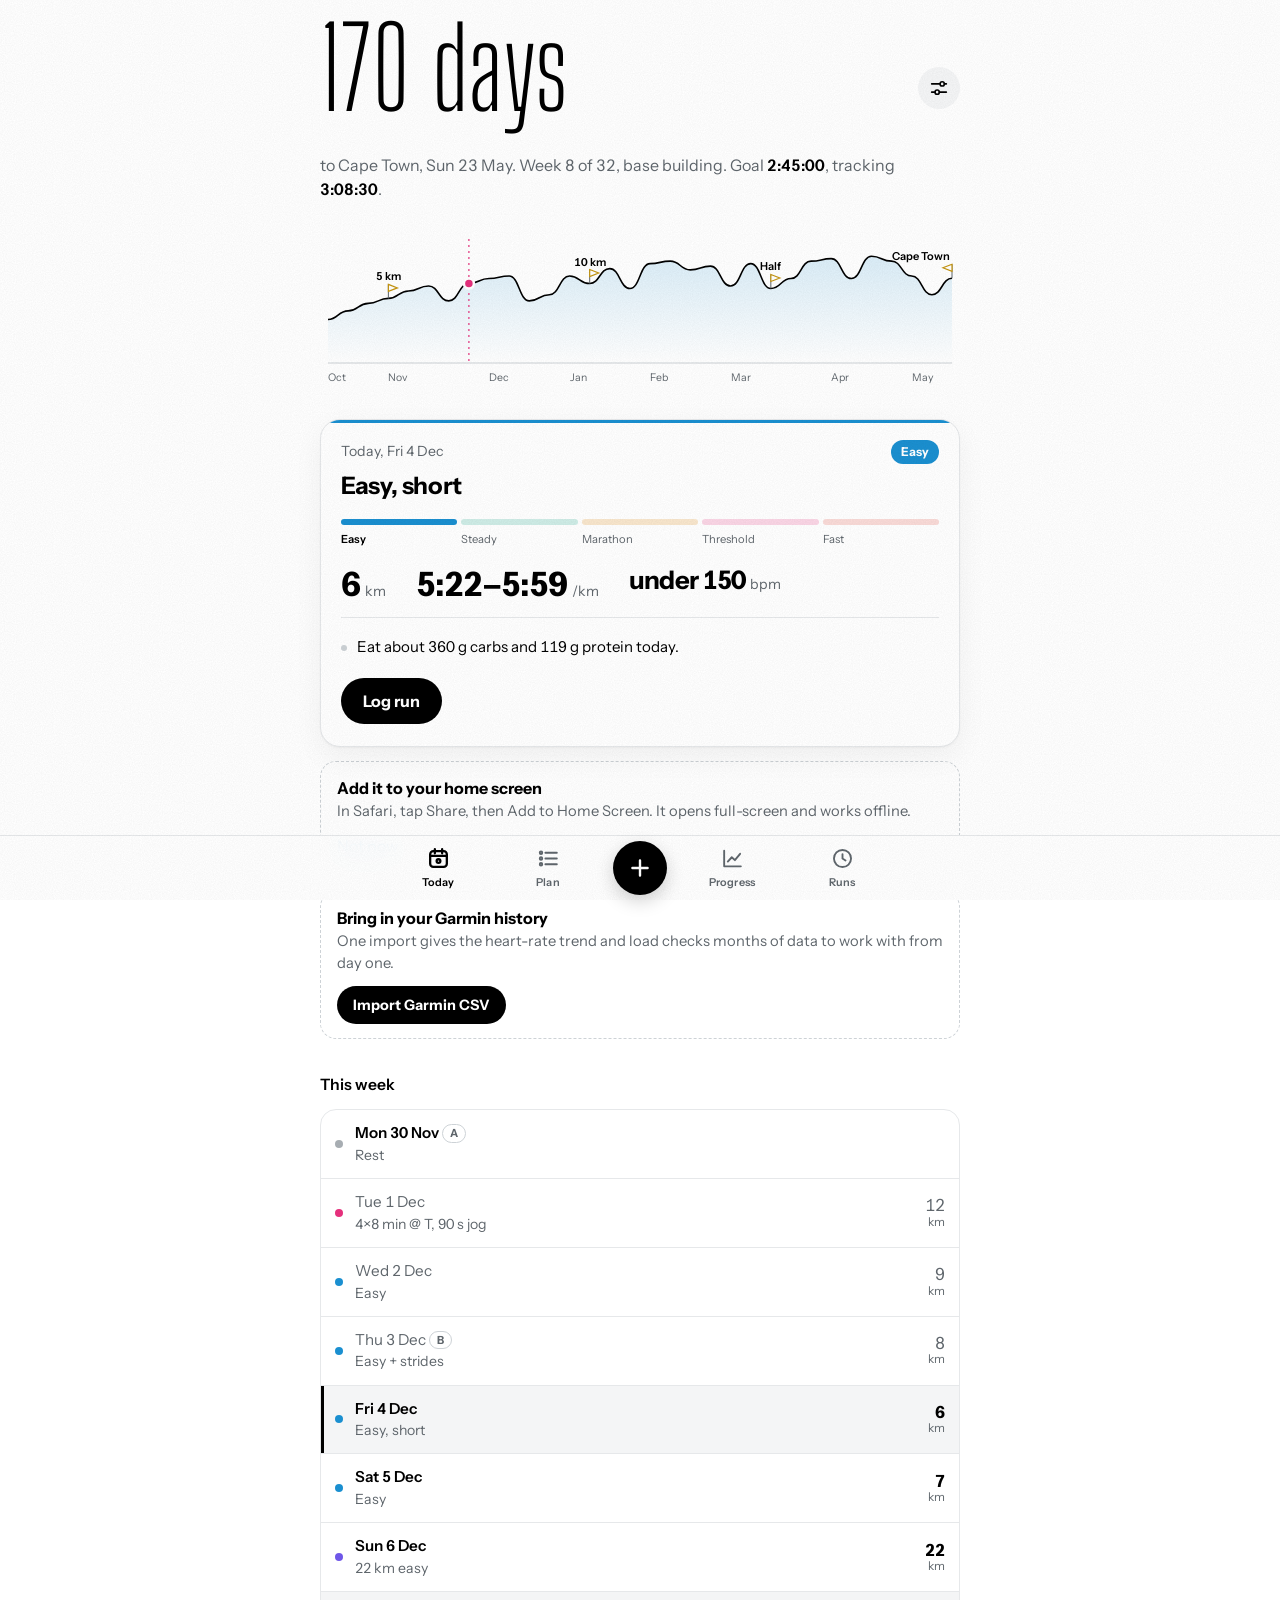
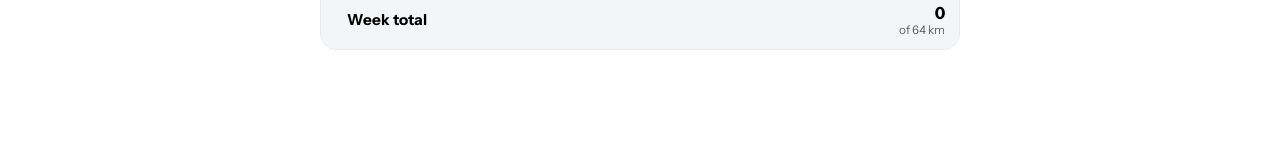
<file: index.html>
<!doctype html>
<html lang="en-ZA">
<head>
<meta charset="utf-8">
<meta name="viewport" content="width=device-width, initial-scale=1, viewport-fit=cover">
<meta name="mobile-web-app-capable" content="yes">
<meta name="apple-mobile-web-app-title" content="CT 2:45">
<meta name="theme-color" content="#FFFFFF">
<meta name="apple-mobile-web-app-capable" content="yes">
<meta name="apple-mobile-web-app-status-bar-style" content="default">
<title>Cape Town 2:45</title>
<link rel="manifest" href="manifest.webmanifest">
<link rel="icon" href="icon.svg" type="image/svg+xml">
<link rel="apple-touch-icon" href="icon-192.png">
<style>
@font-face { font-family: "Instrument Sans"; font-style: normal; font-weight: 400; font-display: swap; src: url([data-uri]) format("woff2"); }
@font-face { font-family: "Instrument Sans"; font-style: normal; font-weight: 600; font-display: swap; src: url([data-uri]) format("woff2"); }
@font-face { font-family: "Instrument Sans"; font-style: normal; font-weight: 700; font-display: swap; src: url([data-uri]) format("woff2"); }
@font-face { font-family: "Big Shoulders Display"; font-style: normal; font-weight: 300; font-display: swap; src: url([data-uri]) format("woff2"); }
:root {
  --void: #FFFFFF;
  --steel: #F4F5F6;
  --steel-2: #E6E8EA;
  --steel-3: #CDD2D6;
  --bone: #000000;
  --ash: #5F666C;
  --ice: #1A8FD0;
  --teal: #0E9F84;
  --amber: #D98200;
  --hot: #E5307C;
  --red: #E0453A;
  --violet: #6F57E8;
  --gold: #C4940F;
  --rest: #A7ADB2;
  --display: "Big Shoulders Display", "Barlow Condensed", "Arial Narrow", sans-serif;
  --sans: "Instrument Sans", "Segoe UI Variable Text", "Segoe UI", -apple-system, Roboto, system-ui, sans-serif;
  --tabh: 64px;
  color-scheme: light;
}
*, *::before, *::after { box-sizing: border-box; }
html { -webkit-text-size-adjust: 100%; background: var(--void); }
body {
  margin: 0; background: var(--void); color: var(--bone); font: 400 16px/1.5 var(--sans);
  font-variant-numeric: tabular-nums; padding-top: env(safe-area-inset-top, 0px);
  padding-bottom: calc(var(--tabh) + env(safe-area-inset-bottom, 0px));
}
/* print-grain: a faint xerox texture over everything */
body::before {
  content: ""; position: fixed; inset: 0; pointer-events: none; z-index: 20; opacity: 0.05; mix-blend-mode: multiply;
  background-image: url("data:image/svg+xml;utf8,<svg xmlns='http://www.w3.org/2000/svg' width='180' height='180'><filter id='n'><feTurbulence type='fractalNoise' baseFrequency='0.9' numOctaves='2' stitchTiles='stitch'/><feColorMatrix values='0 0 0 0 0  0 0 0 0 0  0 0 0 0 0  0 0 0 1.2 -0.25'/></filter><rect width='100%' height='100%' filter='url(%23n)'/></svg>");
}
main { max-width: 680px; margin: 0 auto; padding: 0 20px 40px; }
h1, h2, h3, p { margin: 0; }
h1 {
  font-family: var(--display); font-weight: 300; font-size: 4rem; line-height: 0.9; letter-spacing: -0.005em; color: #000;
}
h2 { font-size: 1.5rem; line-height: 1.2; font-weight: 700; letter-spacing: -0.015em; }
h3 { font-size: 0.98rem; font-weight: 600; margin-bottom: 12px; color: var(--bone); }
section { margin-top: 34px; }
a { color: var(--ice); }
.sub { color: var(--ash); margin-top: 10px; max-width: 58ch; }
.note, .hint, .caption, .legend { color: var(--ash); font-size: 0.88rem; margin: 6px 0 12px; max-width: 64ch; }
.empty { color: var(--ash); padding: 14px 0; }

.hero { padding-top: 26px; }
.kicker { color: var(--ash); font-weight: 600; font-size: 0.86rem; margin-bottom: 14px; }
.hero h1 { font-size: 7rem; letter-spacing: -0.01em; }
.hero .sub strong { color: var(--bone); font-weight: 600; }
.profile { width: 100%; height: auto; margin-top: 18px; display: block; overflow: visible; }
.p-area { fill: url(#pfill); }
.p-line { fill: none; stroke: #000; stroke-width: 1.6; }
.p-base { stroke: var(--steel-3); stroke-width: 1; }
.p-act { fill: var(--ice); }
.p-now { stroke: var(--hot); stroke-width: 1.2; stroke-dasharray: 2 4; }
.p-nowdot { fill: var(--hot); stroke: #fff; stroke-width: 2.5; }
.p-flagpole { stroke: var(--ash); stroke-width: 1; }
.p-flag { fill: var(--gold); }
.p-flag.open { fill: #fff; stroke: var(--gold); stroke-width: 1.2; }
.p-label { font-size: 11px; fill: var(--bone); font-weight: 600; font-family: var(--sans); }
.p-month { font-size: 10.5px; fill: var(--ash); font-family: var(--sans); }
.page { padding-top: 26px; }

.session {
  margin-top: 30px; background: #fff; border: 1px solid var(--steel-2); border-radius: 20px; padding: 20px 20px 22px; box-shadow: 0 1px 2px rgba(0,0,0,0.04), 0 10px 30px rgba(0,0,0,0.05);
  position: relative; overflow: hidden;
}
.session::before { content: ""; position: absolute; left: 0; right: 0; top: 0; height: 3px; background: var(--ice); }
.session.t-quality::before { background: var(--hot); }
.session.t-long::before { background: var(--violet); }
.session.t-rest::before { background: var(--rest); }
.session.t-test::before, .session.t-race::before { background: var(--gold); }
.s-top { display: flex; justify-content: space-between; align-items: center; gap: 12px; margin-bottom: 8px; }
.session .when { color: var(--ash); font-size: 0.88rem; }
.chip { font-size: 0.76rem; font-weight: 700; padding: 3px 10px; border-radius: 999px; color: #fff; background: var(--ice); white-space: nowrap; }
.chip.t-quality { background: var(--hot); } .chip.t-long { background: var(--violet); } .chip.t-rest { background: var(--rest); color: #fff; } .chip.t-test, .chip.t-race { background: var(--gold); }
.session .was { color: var(--ash); font-size: 0.86rem; margin-top: 8px; }
.zones { display: grid; grid-template-columns: repeat(5, 1fr); gap: 4px; margin: 18px 0 6px; }
.zones span { height: 6px; border-radius: 3px; opacity: 0.2; }
.zones span.on { opacity: 1; }
.zones .z1 { background: var(--ice); color: var(--ice); } .zones .z2 { background: var(--teal); color: var(--teal); }
.zones .z3 { background: var(--amber); color: var(--amber); } .zones .z4 { background: var(--hot); color: var(--hot); } .zones .z5 { background: var(--red); color: var(--red); }
.zone-labels { display: grid; grid-template-columns: repeat(5, 1fr); gap: 4px; font-size: 0.7rem; color: var(--ash); }
.zone-labels span.on { color: var(--bone); font-weight: 600; }
.facts { display: flex; flex-wrap: wrap; gap: 8px 30px; margin: 18px 0 4px; }
.facts .big { font-size: 2.1rem; font-weight: 700; letter-spacing: -0.03em; line-height: 1.1; }
.facts .big.hr { font-size: 1.6rem; }
.facts .unit { color: var(--ash); margin-left: 5px; font-size: 0.88rem; }
.extras { margin: 14px 0 0; padding: 14px 0 0 0; list-style: none; border-top: 1px solid var(--steel-2); color: var(--bone); font-size: 0.94rem; }
.extras li { margin: 4px 0; padding-left: 16px; position: relative; }
.extras li::before { content: ""; position: absolute; left: 0; top: 0.62em; width: 6px; height: 6px; border-radius: 50%; background: var(--steel-3); }
.logged { margin-top: 16px; color: var(--teal); font-weight: 700; }

button, .file { font: inherit; cursor: pointer; }
.primary, .secondary { display: inline-flex; align-items: center; min-height: 46px; padding: 0 22px; border-radius: 999px; font-weight: 700; margin-top: 16px; }
.primary { background: #000; color: #fff; border: 0; }
.primary:hover { background: #262A2E; }
.secondary { background: transparent; color: var(--bone); border: 1px solid var(--steel-3); }
.secondary:hover { border-color: #000; }
.primary[disabled] { opacity: 0.55; cursor: progress; }
.link { background: none; border: 0; color: var(--ice); padding: 4px 0; text-decoration: underline; text-underline-offset: 3px; }
.danger { color: var(--red); }
.file { position: relative; overflow: hidden; }
.file input { position: absolute; inset: 0; opacity: 0; cursor: pointer; }
.row { display: flex; flex-wrap: wrap; gap: 0 10px; }
:focus-visible { outline: 2px solid var(--ice); outline-offset: 3px; }

.alerts .alert { padding: 14px 16px; border-radius: 14px; background: var(--steel); margin-bottom: 10px; border: 1px solid transparent; border-left: 3px solid var(--steel-3); }
.alert.a-adjust { border-left-color: var(--ice); }
.alert.a-action { border-left-color: var(--hot); background: #fff; border-color: var(--steel-2); border-left-color: var(--hot); }
.alert p { color: var(--ash); font-size: 0.94rem; }
.alert .a-title { font-weight: 700; margin-bottom: 3px; color: var(--bone); font-size: 1rem; }
.flags { margin: 8px 0 0; padding-left: 18px; font-size: 0.9rem; color: var(--ash); }

table { width: 100%; border-collapse: collapse; font-size: 0.93rem; }
th { text-align: left; font-weight: 600; color: var(--ash); font-size: 0.78rem; padding: 6px 8px 8px 0; border-bottom: 1px solid var(--steel-3); }
td { padding: 10px 8px 10px 0; border-bottom: 1px solid var(--steel-2); vertical-align: top; }
.n { text-align: right; white-space: nowrap; }
.nw { white-space: nowrap; }
.nw .tag, .nw .was-inline { white-space: normal; }
tfoot td { font-weight: 700; border-bottom: 0; }
.week td.d { white-space: nowrap; }
.week tr.is-today td { background: var(--steel); }
.week tr.is-today td:first-child { box-shadow: inset 2px 0 0 #000; padding-left: 8px; }
.week tr.done td.n:last-child { color: var(--teal); font-weight: 700; }
.week tr.missed td.n:last-child { color: var(--steel-3); }
.was-inline { display: block; color: var(--ash); font-size: 0.8rem; }
.tag { display: inline-block; font-size: 0.7rem; font-weight: 700; padding: 0 7px; border-radius: 999px; border: 1px solid var(--steel-3); color: var(--ash); vertical-align: 1px; }
.dot { display: inline-block; width: 8px; height: 8px; border-radius: 50%; margin-right: 8px; background: var(--ice); vertical-align: 1px; }
.dot.t-quality { background: var(--hot); } .dot.t-long { background: var(--violet); } .dot.t-rest { background: var(--rest); } .dot.t-test, .dot.t-race { background: var(--gold); }
.runs select { font: inherit; padding: 2px 4px; background: #fff; color: var(--bone); border: 1px solid var(--steel-3); border-radius: 8px; }

.weeks { list-style: none; margin: 20px 0 0; padding: 0; }
.wk { border-bottom: 1px solid var(--steel-2); }
.wk-head { display: flex; align-items: center; gap: 14px; width: 100%; background: none; border: 0; padding: 13px 0; text-align: left; color: var(--bone); }
.wk-n { flex: 0 0 36px; height: 36px; border-radius: 50%; display: grid; place-items: center; font-weight: 700; border: 1px solid var(--steel-3); font-size: 0.9rem; color: var(--bone); }
.wk.current .wk-n { background: #000; color: #fff; border-color: #000; }
.ph-down .wk-n, .ph-holiday .wk-n, .ph-taper .wk-n { border-style: dashed; }
.ph-checkpoint .wk-n, .ph-race .wk-n { border-color: var(--gold); color: var(--gold); }
.wk-main { flex: 1; min-width: 0; }
.wk-title { display: block; font-weight: 600; }
.wk-sub { display: block; color: var(--ash); font-size: 0.84rem; overflow: hidden; text-overflow: ellipsis; white-space: nowrap; }
.wk-km { text-align: right; font-weight: 700; font-size: 1.2rem; line-height: 1.1; letter-spacing: -0.02em; }
.wk-km s { display: block; color: var(--ash); font-weight: 400; font-size: 0.78rem; }
.wk-km small { display: block; color: var(--ash); font-weight: 400; font-size: 0.76rem; letter-spacing: 0; }
.wk-body { padding: 0 0 18px 50px; }
.modes { display: flex; flex-wrap: wrap; gap: 6px; margin-bottom: 10px; }
.modes button { border: 1px solid var(--steel-3); background: transparent; color: var(--bone); border-radius: 999px; padding: 7px 13px; font-size: 0.84rem; }
.modes button.on { background: #000; color: #fff; border-color: #000; font-weight: 700; }

.form label, .grid2 label { display: block; font-size: 0.8rem; color: var(--ash); font-weight: 600; margin-bottom: 12px; }
.form input, .form select, .grid2 input, .grid2 select, .cp input[type=text], .cp input[type=date] {
  display: block; width: 100%; margin-top: 5px; min-height: 46px; padding: 8px 12px; font: inherit; color: var(--bone);
  background: #fff; border: 1px solid var(--steel-3); border-radius: 12px;
}
.form input:focus, .grid2 input:focus, .cp input:focus, .form select:focus { border-color: #000; outline: none; box-shadow: 0 0 0 3px rgba(26,143,208,0.18); }

.grid2 { display: grid; grid-template-columns: 1fr 1fr; gap: 0 12px; }
label.check { display: flex; align-items: center; gap: 9px; font-size: 0.9rem; color: var(--bone); font-weight: 500; margin: 6px 0 12px; }
label.check input { width: 20px; height: 20px; accent-color: #000; }
.cps { display: grid; gap: 12px; }
.cp { background: var(--steel); border: 1px solid transparent; border-radius: 16px; padding: 14px 16px 2px; display: grid; grid-template-columns: 1fr 1fr; gap: 0 12px; align-items: end; }
.cp-name { grid-column: 1 / -1; font-weight: 700; margin-bottom: 10px; }
.cp-name span { display: block; color: var(--ash); font-weight: 400; font-size: 0.84rem; }
.cp label { font-size: 0.8rem; color: var(--ash); font-weight: 600; margin-bottom: 12px; }
.cp label.check { grid-column: 1 / -1; margin-top: -2px; }
.import { background: var(--steel); border: 1px solid var(--steel-2); border-radius: 18px; padding: 18px 20px 22px; }
.import p { color: var(--ash); font-size: 0.9rem; }
.review { background: var(--steel); border: 1px solid var(--steel-2); border-radius: 14px; padding: 16px 18px; margin-top: 14px; }
.review p { margin: 0 0 8px; }
.review .when { color: var(--ash); font-size: 0.84rem; }

.chart { width: 100%; height: auto; display: block; }
.grid { stroke: var(--steel-2); stroke-width: 1; }
.axis { font-size: 10.5px; fill: var(--ash); font-family: var(--sans); }
.bar-plan { fill: var(--steel-2); }
.bar-act { fill: #000; }
svg .pt { fill: var(--teal); opacity: 0.8; }
.trend { fill: none; stroke: #000; stroke-width: 1.8; }
.band { fill: var(--teal); opacity: 0.12; }
.key { display: inline-block; width: 12px; height: 12px; border-radius: 3px; margin: 0 6px -1px 0; }
.k-plan { background: var(--steel-2); } .k-act { background: #000; margin-left: 14px; }

.tabs {
  position: fixed; left: 0; right: 0; bottom: 0; z-index: 5; display: flex; justify-content: center;
  background: rgba(255,255,255,0.9); backdrop-filter: blur(14px); -webkit-backdrop-filter: blur(14px);
  border-top: 1px solid var(--steel-2); padding-bottom: env(safe-area-inset-bottom, 0px);
}
.tabs a { flex: 1; max-width: 110px; height: var(--tabh); display: flex; flex-direction: column; align-items: center; justify-content: center; gap: 3px; text-decoration: none; color: var(--ash); font-weight: 600; font-size: 0.68rem; letter-spacing: 0.01em; }
.tabs a .ic { width: 25px; height: 25px; }
.tabs a[aria-current=page] { color: #000; }
.tabs a[aria-current=page] .ic { stroke-width: 2.2; }
.tab-log { flex: 0 0 auto; width: 54px; height: 54px; margin: 5px 10px 0; border-radius: 50%; background: #000; color: #fff; border: 0; display: grid; place-items: center; box-shadow: 0 6px 18px rgba(0,0,0,0.18); }
.tab-log .ic { width: 26px; height: 26px; stroke-width: 2.2; }
.toast {
  position: fixed; left: 50%; bottom: calc(var(--tabh) + 14px + env(safe-area-inset-bottom, 0px)); transform: translate(-50%, 20px);
  background: #000; color: #fff; font-weight: 600; padding: 11px 18px; border-radius: 14px; font-size: 0.9rem; opacity: 0;
  pointer-events: none; transition: opacity 0.2s, transform 0.2s; max-width: calc(100% - 32px); z-index: 30; text-align: center;
}
.toast.show { opacity: 1; transform: translate(-50%, 0); }
/* app shell */
html { -webkit-tap-highlight-color: transparent; overscroll-behavior-y: none; }
body { -webkit-user-select: none; user-select: none; -webkit-touch-callout: none; }
input, textarea, .review, .lines, .discover, .caption { -webkit-user-select: text; user-select: text; }
button, a, label, .li[role=button] { touch-action: manipulation; }
button:active, .file:active, .li[role=button]:active { transform: scale(0.98); }
.row-item:active { transform: none; }
.ic { fill: none; stroke: currentColor; stroke-width: 1.8; stroke-linecap: round; stroke-linejoin: round; }
#app.enter { animation: enter 0.18s ease-out; }
@keyframes enter { from { opacity: 0; transform: translateY(6px); } }
.navbar {
  position: fixed; top: 0; left: 0; right: 0; z-index: 15; height: calc(50px + env(safe-area-inset-top, 0px)); padding-top: env(safe-area-inset-top, 0px);
  display: flex; align-items: center; justify-content: center; background: rgba(255,255,255,0.86); backdrop-filter: blur(16px) saturate(1.4); -webkit-backdrop-filter: blur(16px) saturate(1.4);
  border-bottom: 1px solid transparent; opacity: 0; pointer-events: none; transition: opacity 0.18s, border-color 0.18s;
}
.navbar.show { opacity: 1; pointer-events: auto; border-bottom-color: var(--steel-2); }
.nb-title { font-weight: 700; font-size: 1rem; }
.navbar .nb-back { position: absolute; left: 6px; bottom: 3px; margin: 0; background: transparent; }
.large-title { padding-top: 18px; }
.lt-row { display: flex; align-items: flex-end; justify-content: space-between; gap: 8px; }
.icon-btn { width: 42px; height: 42px; display: grid; place-items: center; border-radius: 50%; border: 0; background: var(--steel); color: #000; flex: none; margin-bottom: 10px; cursor: pointer; }
.icon-btn .ic { width: 22px; height: 22px; }
.icon-btn.back { background: transparent; margin-left: -10px; margin-right: -4px; }
body[data-route=today] .large-title h1 { font-size: 7rem; }
@media (max-width: 420px) { body[data-route=today] .large-title h1 { font-size: 6rem; } }
.hero { padding-top: 0; }
.hero .sub { margin-top: 4px; }
.small { min-height: 38px !important; padding: 0 16px !important; font-size: 0.9rem; margin-top: 4px !important; }
.row { display: flex; flex-wrap: wrap; gap: 8px 12px; align-items: center; }
.empty { padding: 4px 0; }
.empty p { color: var(--ash); margin-bottom: 4px; }
.empty .secondary { margin-top: 8px; }

.segmented { display: flex; background: var(--steel-2); border-radius: 12px; padding: 3px; gap: 3px; margin: 18px 0 6px; position: relative; }
.segmented button, .segmented label { flex: 1; text-align: center; border: 0; background: transparent; border-radius: 9px; padding: 8px 6px; font-weight: 600; font-size: 0.9rem; color: var(--ash); cursor: pointer; margin: 0; }
.segmented .on { background: #fff; color: #000; box-shadow: 0 1px 3px rgba(0,0,0,0.12); }
.segmented label input { position: absolute; opacity: 0; pointer-events: none; width: 1px; height: 1px; }
.segmented.small { margin: 2px 0 8px; }
.segmented.small button { padding: 6px; font-size: 0.84rem; }

.group { background: #fff; border: 1px solid var(--steel-2); border-radius: 16px; overflow: hidden; }
.group + .group { margin-top: 12px; }
.row-item { display: flex; align-items: center; justify-content: space-between; gap: 14px; min-height: 52px; width: 100%; padding: 10px 16px; margin: 0; border: 0; border-bottom: 1px solid var(--steel-2); background: none; font: inherit; color: #000; text-align: left; position: relative; font-weight: 500; }
.row-item:last-child { border-bottom: 0; }
.row-item > span:first-child { flex: 1; min-width: 0; }
.row-item .val { text-align: right; font-weight: 650; display: inline-flex; flex-direction: column; align-items: flex-end; }
.row-item .val .ic { width: 18px; height: 18px; color: var(--ash); }
.row-item.action .val { flex-direction: row; align-items: center; gap: 4px; color: var(--ash); font-weight: 500; }
.row-item.head { background: var(--steel); }
.row-item.danger span { color: var(--red); font-weight: 600; }
.row-item.action { cursor: pointer; }
.row-item.action:active, .row-item:focus-within { background: var(--steel); }
.row-item input[type=text], .row-item input[type=number], .row-item input[type=date], .row-item input[type=password] {
  border: 0; background: transparent; text-align: right; font: inherit; font-size: 16px; font-weight: 600; color: #000; min-width: 0; width: 55%; padding: 6px 0; margin: 0; min-height: 0;
}
.row-item input::placeholder { color: var(--ash); font-weight: 500; }
.row-item input:focus { outline: none; }
.row-item input[type=date] { text-align: right; }
.file-row input { position: absolute; inset: 0; opacity: 0; cursor: pointer; }
input.switch { appearance: none; -webkit-appearance: none; width: 51px; height: 31px; border-radius: 16px; background: var(--steel-3); position: relative; transition: background 0.2s; flex: none; cursor: pointer; margin: 0; }
input.switch::after { content: ""; position: absolute; top: 2px; left: 2px; width: 27px; height: 27px; border-radius: 50%; background: #fff; box-shadow: 0 1px 3px rgba(0,0,0,0.25); transition: transform 0.2s; }
input.switch:checked { background: #000; }
input.switch:checked::after { transform: translateX(20px); }
input.switch:focus-visible { outline: 2px solid var(--ice); outline-offset: 2px; }

.list { background: #fff; border: 1px solid var(--steel-2); border-radius: 16px; overflow: hidden; }
.li { display: flex; align-items: center; gap: 12px; padding: 12px 14px; border-bottom: 1px solid var(--steel-2); }
.li:last-child { border-bottom: 0; }
.li .dot { margin: 0; flex: none; }
.li-main { flex: 1; min-width: 0; }
.li-title { font-weight: 600; font-size: 0.95rem; }
.li-sub { color: var(--ash); font-size: 0.88rem; }
.li-end { text-align: right; font-weight: 700; font-size: 1.05rem; line-height: 1.15; flex: none; }
.li-unit { display: block; font-weight: 400; color: var(--ash); font-size: 0.74rem; }
.li.is-today { background: var(--steel); box-shadow: inset 3px 0 0 #000; }
.li.done .done-km { color: var(--teal); }
.li.missed .li-title, .li.missed .li-end { color: var(--ash); font-weight: 500; }
.li[role=button] { cursor: pointer; }
.li[role=button]:active { background: var(--steel); }
.li.total { background: var(--steel); }
.li.total .li-title { font-weight: 700; }
.li.run { flex-wrap: wrap; }
.li-actions { width: 100%; display: flex; justify-content: space-between; align-items: center; margin-top: 2px; }
.li-actions select { font: inherit; font-size: 0.86rem; padding: 4px 8px; background: var(--steel); color: #000; border: 0; border-radius: 8px; }

.tomorrow { margin-top: 14px; padding: 14px 16px; border-radius: 16px; background: var(--steel); }
.tomorrow .t-label { font-weight: 700; margin-bottom: 4px; }
.tomorrow p { font-size: 0.94rem; margin: 3px 0; }
.nudge { margin-top: 14px; padding: 14px 16px; border-radius: 16px; border: 1px dashed var(--steel-3); display: flex; flex-direction: column; gap: 8px; }
.nudge p { color: var(--ash); font-size: 0.92rem; }
.nudge .a-title { color: #000; font-weight: 700; font-size: 1rem; }
.discover { margin-top: 14px; padding: 12px 14px; border-radius: 14px; background: #FFF6DC; }
.discover p { font-weight: 600; display: flex; gap: 10px; align-items: flex-start; margin: 3px 0; }
.spark { flex: none; width: 14px; height: 14px; margin-top: 5px; background: var(--gold); clip-path: polygon(50% 0, 62% 38%, 100% 50%, 62% 62%, 50% 100%, 38% 62%, 0 50%, 38% 38%); }
.pred-hero { margin-top: 18px; }
.pred-big { font-family: var(--display); font-weight: 300; font-size: 4.8rem; line-height: 0.95; }
.sheet-sub { color: var(--ash); margin: 2px 0 14px; }
.sheet .form .group { margin-top: 6px; }
.sheet-cancel { display: block; margin: 12px auto 0; text-decoration: none; font-weight: 600; }
.grabber { width: 38px; height: 5px; border-radius: 3px; background: var(--steel-3); margin: -12px auto 14px; }
.sheet-wrap.static, .sheet-wrap.static .sheet, .sheet-wrap.static .bar span { animation: none; }
.sheet-wrap.static .tick path { animation: none; stroke-dashoffset: 0; }


.form .row-item, .grid2 .row-item { display: flex; font-size: 1rem; color: #000; font-weight: 500; margin: 0; }
.form .row-item input, .form .row-item input:focus { display: inline-block; width: 55%; min-height: 0; margin: 0; padding: 6px 0; border: 0; border-radius: 0; background: transparent; box-shadow: none; text-align: right; }
.nb-back[hidden] { display: none; }
.lt-row h1 { flex: 1; min-width: 0; }
.a-title { font-weight: 700; color: #000; }
.import .a-title { margin-bottom: 4px; }
.sheet-cancel { color: #000; }
/* end and peak moments */
body.has-sheet { overflow: hidden; }
.sheet-wrap { position: fixed; inset: 0; z-index: 40; background: rgba(0,0,0,0.32); display: flex; align-items: flex-end; justify-content: center; animation: fade 0.18s ease-out; }
.sheet {
  background: #fff; width: 100%; max-width: 560px; max-height: 92vh; overflow-y: auto; border-radius: 26px 26px 0 0;
  padding: 26px 22px calc(22px + env(safe-area-inset-bottom, 0px)); animation: rise 0.28s cubic-bezier(0.2, 0.8, 0.2, 1);
}
@media (min-width: 640px) { .sheet-wrap { align-items: center; } .sheet { border-radius: 26px; } }
.tick { width: 48px; height: 48px; display: block; }
.tick circle { fill: none; stroke: #000; stroke-width: 1.6; }
.tick path { fill: none; stroke: #000; stroke-width: 3; stroke-linecap: round; stroke-linejoin: round; stroke-dasharray: 40; stroke-dashoffset: 40; animation: draw 0.45s 0.18s ease-out forwards; }
.sheet h2 { font-family: var(--display); font-weight: 300; font-size: 3.2rem; line-height: 0.92; letter-spacing: -0.005em; margin: 14px 0 2px; }
.sheet .chip { display: inline-block; }
.sheet .facts { margin-top: 12px; }
.sheet .lines { margin-top: 10px; }
.sheet .lines p { margin: 6px 0; color: #000; }
.bar { height: 8px; background: var(--steel-2); border-radius: 4px; overflow: hidden; margin: 16px 0 6px; }
.bar span { display: block; height: 100%; background: #000; border-radius: 4px; transform-origin: left; animation: grow 0.7s 0.25s cubic-bezier(0.2, 0.8, 0.2, 1) both; }
.bar-label { color: var(--ash); font-size: 0.88rem; }
.rpe-wrap { margin-top: 18px; }
.rpe-q { font-weight: 600; font-size: 0.94rem; }
.rpe { display: grid; grid-template-columns: repeat(10, 1fr); gap: 4px; margin-top: 8px; }
.rpe button { min-height: 40px; border: 1px solid var(--steel-3); background: #fff; color: #000; border-radius: 10px; font-weight: 600; padding: 0; }
.rpe button.on { background: #000; color: #fff; border-color: #000; }
.rpe-scale { display: flex; justify-content: space-between; font-size: 0.74rem; color: var(--ash); margin-top: 5px; }
.next { background: var(--steel); border-radius: 14px; padding: 12px 14px; margin-top: 18px; }
.next-label { color: var(--ash); font-size: 0.82rem; font-weight: 600; margin-bottom: 2px; }
.next-desc { font-weight: 600; margin: 2px 0; }
.pred { margin-top: 14px; }
.pred-row { display: flex; align-items: baseline; gap: 12px; font-weight: 700; }
.pred-from { color: var(--ash); font-size: 1.1rem; text-decoration: line-through; text-decoration-thickness: 1px; }
.pred-arrow { width: 22px; height: 1px; background: var(--ash); position: relative; top: -6px; }
.pred-to { font-size: 2.2rem; letter-spacing: -0.03em; }
.sheet .primary { width: 100%; justify-content: center; margin-top: 20px; }
@keyframes rise { from { transform: translateY(48px); opacity: 0; } to { transform: none; opacity: 1; } }
@keyframes fade { from { opacity: 0; } }
@keyframes draw { to { stroke-dashoffset: 0; } }
@keyframes grow { from { transform: scaleX(0); } }
@media (prefers-reduced-motion: reduce) {
  .toast { transition: none; }
  #app.enter { animation: none; }
  .sheet-wrap, .sheet, .tick path, .bar span { animation: none; }
  .tick path { stroke-dashoffset: 0; }
}
@media (max-width: 420px) {
  h1 { font-size: 3.4rem; }
  .hero h1 { font-size: 6rem; }
  .facts .big { font-size: 1.8rem; }
  .grid2 label, .cp label { font-size: 0.78rem; }
  .wk-body { padding-left: 0; }
  table { font-size: 0.87rem; }
}
</style>
</head>
<body>
<div id="navbar" class="navbar"><button class="icon-btn nb-back" data-action="back" aria-label="Back" hidden><svg viewBox="0 0 24 24" aria-hidden="true" class="ic"><path d="M14.5 5.5 8 12l6.5 6.5"/></svg></button><span class="nb-title">Today</span></div>
<main id="app" aria-live="polite"></main>
<nav class="tabs" aria-label="Sections">
  <a href="#today" data-tab="today"><svg viewBox="0 0 24 24" aria-hidden="true" class="ic"><rect x="4" y="5" width="16" height="15" rx="3"/><path d="M4 9.5h16M8.5 3v4M15.5 3v4"/><circle cx="12" cy="14.5" r="1.8"/></svg><span>Today</span></a>
  <a href="#plan" data-tab="plan"><svg viewBox="0 0 24 24" aria-hidden="true" class="ic"><path d="M9 6.5h11M9 12h11M9 17.5h11"/><circle cx="4.8" cy="6.5" r="1.2"/><circle cx="4.8" cy="12" r="1.2"/><circle cx="4.8" cy="17.5" r="1.2"/></svg><span>Plan</span></a>
  <button class="tab-log" data-action="open-log" aria-label="Log run"><svg viewBox="0 0 24 24" aria-hidden="true" class="ic"><path d="M12 5v14M5 12h14"/></svg></button>
  <a href="#progress" data-tab="progress"><svg viewBox="0 0 24 24" aria-hidden="true" class="ic"><path d="M4 4.5v15h16"/><path d="M7.5 15l3.8-4.2 3 2.8 5-6.1"/></svg><span>Progress</span></a>
  <a href="#runs" data-tab="runs"><svg viewBox="0 0 24 24" aria-hidden="true" class="ic"><circle cx="12" cy="12" r="8.2"/><path d="M12 7.8V12l2.9 1.9"/></svg><span>Runs</span></a>
</nav>
<div id="toast" class="toast" role="status"></div>
<script>
const SEED = {"days": [{"o": 0, "wk": 1, "day": "Mon", "phase": "Recover", "type": "Rest", "desc": "Rest", "km": 0, "zone": "", "str": "A", "fuel": 0}, {"o": 1, "wk": 1, "day": "Tue", "phase": "Recover", "type": "Easy", "desc": "Easy", "km": 5, "zone": "Easy", "str": "", "fuel": 0}, {"o": 2, "wk": 1, "day": "Wed", "phase": "Recover", "type": "Easy", "desc": "Easy", "km": 4, "zone": "Easy", "str": "", "fuel": 0}, {"o": 3, "wk": 1, "day": "Thu", "phase": "Recover", "type": "Easy", "desc": "Easy", "km": 5, "zone": "Easy", "str": "B", "fuel": 0}, {"o": 4, "wk": 1, "day": "Fri", "phase": "Recover", "type": "Easy", "desc": "Easy, short", "km": 4, "zone": "Easy", "str": "", "fuel": 0}, {"o": 5, "wk": 1, "day": "Sat", "phase": "Recover", "type": "Easy", "desc": "Easy", "km": 5, "zone": "Easy", "str": "", "fuel": 0}, {"o": 6, "wk": 1, "day": "Sun", "phase": "Recover", "type": "Easy", "desc": "12 km easy", "km": 12, "zone": "Easy", "str": "", "fuel": 0}, {"o": 7, "wk": 2, "day": "Mon", "phase": "Recover", "type": "Rest", "desc": "Rest", "km": 0, "zone": "", "str": "A", "fuel": 0}, {"o": 8, "wk": 2, "day": "Tue", "phase": "Recover", "type": "Easy", "desc": "Easy + 6×20 s strides", "km": 5, "zone": "Easy", "str": "", "fuel": 0}, {"o": 9, "wk": 2, "day": "Wed", "phase": "Recover", "type": "Easy", "desc": "Easy", "km": 8, "zone": "Easy", "str": "", "fuel": 0}, {"o": 10, "wk": 2, "day": "Thu", "phase": "Recover", "type": "Easy", "desc": "Easy + 6×20 s strides", "km": 6, "zone": "Easy", "str": "B", "fuel": 0}, {"o": 11, "wk": 2, "day": "Fri", "phase": "Recover", "type": "Easy", "desc": "Easy, short", "km": 4, "zone": "Easy", "str": "", "fuel": 0}, {"o": 12, "wk": 2, "day": "Sat", "phase": "Recover", "type": "Easy", "desc": "Easy", "km": 5, "zone": "Easy", "str": "", "fuel": 0}, {"o": 13, "wk": 2, "day": "Sun", "phase": "Recover", "type": "Easy", "desc": "14 km easy", "km": 14, "zone": "Easy", "str": "", "fuel": 0}, {"o": 14, "wk": 3, "day": "Mon", "phase": "Base", "type": "Rest", "desc": "Rest", "km": 0, "zone": "", "str": "A", "fuel": 0}, {"o": 15, "wk": 3, "day": "Tue", "phase": "Base", "type": "Easy", "desc": "Easy + 8×10 s hill sprints", "km": 6, "zone": "Easy", "str": "", "fuel": 0}, {"o": 16, "wk": 3, "day": "Wed", "phase": "Base", "type": "Easy", "desc": "Easy", "km": 8, "zone": "Easy", "str": "", "fuel": 0}, {"o": 17, "wk": 3, "day": "Thu", "phase": "Base", "type": "Easy", "desc": "Easy + strides", "km": 7, "zone": "Easy", "str": "B", "fuel": 0}, {"o": 18, "wk": 3, "day": "Fri", "phase": "Base", "type": "Easy", "desc": "Easy, short", "km": 5, "zone": "Easy", "str": "", "fuel": 0}, {"o": 19, "wk": 3, "day": "Sat", "phase": "Base", "type": "Easy", "desc": "Easy", "km": 6, "zone": "Easy", "str": "", "fuel": 0}, {"o": 20, "wk": 3, "day": "Sun", "phase": "Base", "type": "Easy", "desc": "16 km easy", "km": 16, "zone": "Easy", "str": "", "fuel": 0}, {"o": 21, "wk": 4, "day": "Mon", "phase": "Base", "type": "Rest", "desc": "Rest", "km": 0, "zone": "", "str": "A", "fuel": 0}, {"o": 22, "wk": 4, "day": "Tue", "phase": "Base", "type": "Easy", "desc": "Easy + 8×10 s hill sprints", "km": 6, "zone": "Easy", "str": "", "fuel": 0}, {"o": 23, "wk": 4, "day": "Wed", "phase": "Base", "type": "Easy", "desc": "Easy", "km": 7, "zone": "Easy", "str": "", "fuel": 0}, {"o": 24, "wk": 4, "day": "Thu", "phase": "Base", "type": "Easy", "desc": "Easy + strides", "km": 6, "zone": "Easy", "str": "B", "fuel": 0}, {"o": 25, "wk": 4, "day": "Fri", "phase": "Base", "type": "Easy", "desc": "Easy, short", "km": 5, "zone": "Easy", "str": "", "fuel": 0}, {"o": 26, "wk": 4, "day": "Sat", "phase": "Base", "type": "Test", "desc": "5 km parkrun TEST (3 km warm-up, 2 km cool-down)", "km": 10, "zone": "Race effort", "str": "", "fuel": 0}, {"o": 27, "wk": 4, "day": "Sun", "phase": "Base", "type": "Easy", "desc": "18 km easy", "km": 18, "zone": "Easy", "str": "", "fuel": 0}, {"o": 28, "wk": 5, "day": "Mon", "phase": "Base", "type": "Rest", "desc": "Rest", "km": 0, "zone": "", "str": "A", "fuel": 0}, {"o": 29, "wk": 5, "day": "Tue", "phase": "Base", "type": "Quality", "desc": "8×90 s hills, jog down", "km": 10, "zone": "Effort", "str": "", "fuel": 0}, {"o": 30, "wk": 5, "day": "Wed", "phase": "Base", "type": "Easy", "desc": "Easy", "km": 9, "zone": "Easy", "str": "", "fuel": 0}, {"o": 31, "wk": 5, "day": "Thu", "phase": "Base", "type": "Easy", "desc": "Easy + strides", "km": 8, "zone": "Easy", "str": "B", "fuel": 0}, {"o": 32, "wk": 5, "day": "Fri", "phase": "Base", "type": "Easy", "desc": "Easy, short", "km": 6, "zone": "Easy", "str": "", "fuel": 0}, {"o": 33, "wk": 5, "day": "Sat", "phase": "Base", "type": "Easy", "desc": "Easy", "km": 7, "zone": "Easy", "str": "", "fuel": 0}, {"o": 34, "wk": 5, "day": "Sun", "phase": "Base", "type": "Easy", "desc": "18 km easy, fuel 30–45 g/h", "km": 18, "zone": "Easy", "str": "", "fuel": 40}, {"o": 35, "wk": 6, "day": "Mon", "phase": "Base", "type": "Rest", "desc": "Rest", "km": 0, "zone": "", "str": "A", "fuel": 0}, {"o": 36, "wk": 6, "day": "Tue", "phase": "Base", "type": "Quality", "desc": "3×8 min @ T, 90 s jog", "km": 11, "zone": "Threshold", "str": "", "fuel": 0}, {"o": 37, "wk": 6, "day": "Wed", "phase": "Base", "type": "Easy", "desc": "Easy", "km": 9, "zone": "Easy", "str": "", "fuel": 0}, {"o": 38, "wk": 6, "day": "Thu", "phase": "Base", "type": "Easy", "desc": "Easy + strides", "km": 8, "zone": "Easy", "str": "B", "fuel": 0}, {"o": 39, "wk": 6, "day": "Fri", "phase": "Base", "type": "Easy", "desc": "Easy, short", "km": 6, "zone": "Easy", "str": "", "fuel": 0}, {"o": 40, "wk": 6, "day": "Sat", "phase": "Base", "type": "Easy", "desc": "Easy", "km": 8, "zone": "Easy", "str": "", "fuel": 0}, {"o": 41, "wk": 6, "day": "Sun", "phase": "Base", "type": "Long", "desc": "20 km easy", "km": 20, "zone": "Easy", "str": "", "fuel": 40}, {"o": 42, "wk": 7, "day": "Mon", "phase": "Down", "type": "Rest", "desc": "Rest", "km": 0, "zone": "", "str": "A", "fuel": 0}, {"o": 43, "wk": 7, "day": "Tue", "phase": "Down", "type": "Quality", "desc": "10×1 min on / 1 min off", "km": 10, "zone": "Effort", "str": "", "fuel": 0}, {"o": 44, "wk": 7, "day": "Wed", "phase": "Down", "type": "Easy", "desc": "Easy", "km": 7, "zone": "Easy", "str": "", "fuel": 0}, {"o": 45, "wk": 7, "day": "Thu", "phase": "Down", "type": "Easy", "desc": "Easy + strides", "km": 6, "zone": "Easy", "str": "B", "fuel": 0}, {"o": 46, "wk": 7, "day": "Fri", "phase": "Down", "type": "Easy", "desc": "Easy, short", "km": 5, "zone": "Easy", "str": "", "fuel": 0}, {"o": 47, "wk": 7, "day": "Sat", "phase": "Down", "type": "Easy", "desc": "Easy", "km": 6, "zone": "Easy", "str": "", "fuel": 0}, {"o": 48, "wk": 7, "day": "Sun", "phase": "Down", "type": "Easy", "desc": "16 km easy", "km": 16, "zone": "Easy", "str": "", "fuel": 40}, {"o": 49, "wk": 8, "day": "Mon", "phase": "Base", "type": "Rest", "desc": "Rest", "km": 0, "zone": "", "str": "A", "fuel": 0}, {"o": 50, "wk": 8, "day": "Tue", "phase": "Base", "type": "Quality", "desc": "4×8 min @ T, 90 s jog", "km": 12, "zone": "Threshold", "str": "", "fuel": 0}, {"o": 51, "wk": 8, "day": "Wed", "phase": "Base", "type": "Easy", "desc": "Easy", "km": 9, "zone": "Easy", "str": "", "fuel": 0}, {"o": 52, "wk": 8, "day": "Thu", "phase": "Base", "type": "Easy", "desc": "Easy + strides", "km": 8, "zone": "Easy", "str": "B", "fuel": 0}, {"o": 53, "wk": 8, "day": "Fri", "phase": "Base", "type": "Easy", "desc": "Easy, short", "km": 6, "zone": "Easy", "str": "", "fuel": 0}, {"o": 54, "wk": 8, "day": "Sat", "phase": "Base", "type": "Easy", "desc": "Easy", "km": 7, "zone": "Easy", "str": "", "fuel": 0}, {"o": 55, "wk": 8, "day": "Sun", "phase": "Base", "type": "Long", "desc": "22 km easy", "km": 22, "zone": "Easy", "str": "", "fuel": 45}, {"o": 56, "wk": 9, "day": "Mon", "phase": "Base", "type": "Rest", "desc": "Rest", "km": 0, "zone": "", "str": "A", "fuel": 0}, {"o": 57, "wk": 9, "day": "Tue", "phase": "Base", "type": "Quality", "desc": "10×90 s hills, jog down", "km": 11, "zone": "Effort", "str": "", "fuel": 0}, {"o": 58, "wk": 9, "day": "Wed", "phase": "Base", "type": "Easy", "desc": "Easy", "km": 9, "zone": "Easy", "str": "", "fuel": 0}, {"o": 59, "wk": 9, "day": "Thu", "phase": "Base", "type": "Quality", "desc": "20 min steady", "km": 10, "zone": "Steady", "str": "B", "fuel": 0}, {"o": 60, "wk": 9, "day": "Fri", "phase": "Base", "type": "Easy", "desc": "Easy, short", "km": 6, "zone": "Easy", "str": "", "fuel": 0}, {"o": 61, "wk": 9, "day": "Sat", "phase": "Base", "type": "Easy", "desc": "Easy", "km": 8, "zone": "Easy", "str": "", "fuel": 0}, {"o": 62, "wk": 9, "day": "Sun", "phase": "Base", "type": "Long", "desc": "24 km, last 4 km steady", "km": 24, "zone": "Steady", "str": "", "fuel": 45}, {"o": 63, "wk": 10, "day": "Mon", "phase": "Base", "type": "Rest", "desc": "Rest", "km": 0, "zone": "", "str": "A", "fuel": 0}, {"o": 64, "wk": 10, "day": "Tue", "phase": "Base", "type": "Quality", "desc": "3×12 min @ T, 2 min jog", "km": 14, "zone": "Threshold", "str": "", "fuel": 0}, {"o": 65, "wk": 10, "day": "Wed", "phase": "Base", "type": "Easy", "desc": "Easy", "km": 9, "zone": "Easy", "str": "", "fuel": 0}, {"o": 66, "wk": 10, "day": "Thu", "phase": "Base", "type": "Quality", "desc": "20 min steady", "km": 10, "zone": "Steady", "str": "B", "fuel": 0}, {"o": 67, "wk": 10, "day": "Fri", "phase": "Base", "type": "Easy", "desc": "Easy, short", "km": 6, "zone": "Easy", "str": "", "fuel": 0}, {"o": 68, "wk": 10, "day": "Sat", "phase": "Base", "type": "Easy", "desc": "Easy", "km": 7, "zone": "Easy", "str": "", "fuel": 0}, {"o": 69, "wk": 10, "day": "Sun", "phase": "Base", "type": "Long", "desc": "24 km easy", "km": 24, "zone": "Easy", "str": "", "fuel": 45}, {"o": 70, "wk": 11, "day": "Mon", "phase": "Holiday", "type": "Rest", "desc": "Rest", "km": 0, "zone": "", "str": "A", "fuel": 0}, {"o": 71, "wk": 11, "day": "Tue", "phase": "Holiday", "type": "Quality", "desc": "10×1 min on / 1 min off", "km": 10, "zone": "Effort", "str": "", "fuel": 0}, {"o": 72, "wk": 11, "day": "Wed", "phase": "Holiday", "type": "Easy", "desc": "Easy", "km": 7, "zone": "Easy", "str": "", "fuel": 0}, {"o": 73, "wk": 11, "day": "Thu", "phase": "Holiday", "type": "Easy", "desc": "Easy", "km": 6, "zone": "Easy", "str": "B", "fuel": 0}, {"o": 74, "wk": 11, "day": "Fri", "phase": "Holiday", "type": "Easy", "desc": "Easy, short", "km": 4, "zone": "Easy", "str": "", "fuel": 0}, {"o": 75, "wk": 11, "day": "Sat", "phase": "Holiday", "type": "Easy", "desc": "Easy", "km": 5, "zone": "Easy", "str": "", "fuel": 0}, {"o": 76, "wk": 11, "day": "Sun", "phase": "Holiday", "type": "Easy", "desc": "18 km easy", "km": 18, "zone": "Easy", "str": "", "fuel": 45}, {"o": 77, "wk": 12, "day": "Mon", "phase": "Holiday", "type": "Rest", "desc": "Rest", "km": 0, "zone": "", "str": "A", "fuel": 0}, {"o": 78, "wk": 12, "day": "Tue", "phase": "Holiday", "type": "Quality", "desc": "5×3 min @ 10 km pace, 2 min jog", "km": 10, "zone": "10 km pace", "str": "", "fuel": 0}, {"o": 79, "wk": 12, "day": "Wed", "phase": "Holiday", "type": "Easy", "desc": "Easy", "km": 7, "zone": "Easy", "str": "", "fuel": 0}, {"o": 80, "wk": 12, "day": "Thu", "phase": "Holiday", "type": "Easy", "desc": "Easy", "km": 7, "zone": "Easy", "str": "B", "fuel": 0}, {"o": 81, "wk": 12, "day": "Fri", "phase": "Holiday", "type": "Easy", "desc": "Easy, short", "km": 5, "zone": "Easy", "str": "", "fuel": 0}, {"o": 82, "wk": 12, "day": "Sat", "phase": "Holiday", "type": "Easy", "desc": "Easy", "km": 6, "zone": "Easy", "str": "", "fuel": 0}, {"o": 83, "wk": 12, "day": "Sun", "phase": "Holiday", "type": "Long", "desc": "20 km easy", "km": 20, "zone": "Easy", "str": "", "fuel": 45}, {"o": 84, "wk": 13, "day": "Mon", "phase": "Build", "type": "Rest", "desc": "Rest", "km": 0, "zone": "", "str": "A", "fuel": 0}, {"o": 85, "wk": 13, "day": "Tue", "phase": "Build", "type": "Quality", "desc": "5×1 km @ T, 1 min jog", "km": 11, "zone": "Threshold", "str": "", "fuel": 0}, {"o": 86, "wk": 13, "day": "Wed", "phase": "Build", "type": "Easy", "desc": "Easy", "km": 9, "zone": "Easy", "str": "", "fuel": 0}, {"o": 87, "wk": 13, "day": "Thu", "phase": "Build", "type": "Quality", "desc": "25 min steady", "km": 11, "zone": "Steady", "str": "B", "fuel": 0}, {"o": 88, "wk": 13, "day": "Fri", "phase": "Build", "type": "Easy", "desc": "Easy, short", "km": 6, "zone": "Easy", "str": "", "fuel": 0}, {"o": 89, "wk": 13, "day": "Sat", "phase": "Build", "type": "Easy", "desc": "Easy", "km": 7, "zone": "Easy", "str": "", "fuel": 0}, {"o": 90, "wk": 13, "day": "Sun", "phase": "Build", "type": "Long", "desc": "26 km, last 5 km steady", "km": 26, "zone": "Steady", "str": "", "fuel": 60}, {"o": 91, "wk": 14, "day": "Mon", "phase": "Build", "type": "Rest", "desc": "Rest", "km": 0, "zone": "", "str": "A", "fuel": 0}, {"o": 92, "wk": 14, "day": "Tue", "phase": "Build", "type": "Quality", "desc": "4×1 km @ T, 1 min jog", "km": 10, "zone": "Threshold", "str": "", "fuel": 0}, {"o": 93, "wk": 14, "day": "Wed", "phase": "Build", "type": "Easy", "desc": "Easy", "km": 11, "zone": "Easy", "str": "", "fuel": 0}, {"o": 94, "wk": 14, "day": "Thu", "phase": "Build", "type": "Easy", "desc": "Easy + strides", "km": 11, "zone": "Easy", "str": "B", "fuel": 0}, {"o": 95, "wk": 14, "day": "Fri", "phase": "Build", "type": "Easy", "desc": "Easy, short", "km": 8, "zone": "Easy", "str": "", "fuel": 0}, {"o": 96, "wk": 14, "day": "Sat", "phase": "Build", "type": "Easy", "desc": "Easy 5 km + 4 strides", "km": 5, "zone": "Easy", "str": "", "fuel": 0}, {"o": 97, "wk": 14, "day": "Sun", "phase": "Build", "type": "Test", "desc": "10 km race / time trial + 6 km easy", "km": 19, "zone": "Race effort", "str": "", "fuel": 60}, {"o": 98, "wk": 15, "day": "Mon", "phase": "Build", "type": "Rest", "desc": "Rest", "km": 0, "zone": "", "str": "A", "fuel": 0}, {"o": 99, "wk": 15, "day": "Tue", "phase": "Build", "type": "Quality", "desc": "2×20 min @ T, 3 min jog", "km": 15, "zone": "Threshold", "str": "", "fuel": 0}, {"o": 100, "wk": 15, "day": "Wed", "phase": "Build", "type": "Easy", "desc": "Easy", "km": 9, "zone": "Easy", "str": "", "fuel": 0}, {"o": 101, "wk": 15, "day": "Thu", "phase": "Build", "type": "Quality", "desc": "6×3 min @ 10 km pace, 2 min jog", "km": 11, "zone": "10 km pace", "str": "B", "fuel": 0}, {"o": 102, "wk": 15, "day": "Fri", "phase": "Build", "type": "Easy", "desc": "Easy, short", "km": 6, "zone": "Easy", "str": "", "fuel": 0}, {"o": 103, "wk": 15, "day": "Sat", "phase": "Build", "type": "Easy", "desc": "Easy", "km": 7, "zone": "Easy", "str": "", "fuel": 0}, {"o": 104, "wk": 15, "day": "Sun", "phase": "Build", "type": "Long", "desc": "28 km, last 8 km @ MP", "km": 28, "zone": "Marathon pace", "str": "", "fuel": 60}, {"o": 105, "wk": 16, "day": "Mon", "phase": "Down", "type": "Rest", "desc": "Rest", "km": 0, "zone": "", "str": "A", "fuel": 0}, {"o": 106, "wk": 16, "day": "Tue", "phase": "Down", "type": "Quality", "desc": "6×3 min @ 10 km pace, 2 min jog", "km": 11, "zone": "10 km pace", "str": "", "fuel": 0}, {"o": 107, "wk": 16, "day": "Wed", "phase": "Down", "type": "Easy", "desc": "Easy", "km": 8, "zone": "Easy", "str": "", "fuel": 0}, {"o": 108, "wk": 16, "day": "Thu", "phase": "Down", "type": "Easy", "desc": "Easy + strides", "km": 8, "zone": "Easy", "str": "B", "fuel": 0}, {"o": 109, "wk": 16, "day": "Fri", "phase": "Down", "type": "Easy", "desc": "Easy, short", "km": 6, "zone": "Easy", "str": "", "fuel": 0}, {"o": 110, "wk": 16, "day": "Sat", "phase": "Down", "type": "Easy", "desc": "Easy", "km": 7, "zone": "Easy", "str": "", "fuel": 0}, {"o": 111, "wk": 16, "day": "Sun", "phase": "Down", "type": "Long", "desc": "20 km easy", "km": 20, "zone": "Easy", "str": "", "fuel": 60}, {"o": 112, "wk": 17, "day": "Mon", "phase": "Build", "type": "Rest", "desc": "Rest", "km": 0, "zone": "", "str": "A", "fuel": 0}, {"o": 113, "wk": 17, "day": "Tue", "phase": "Build", "type": "Quality", "desc": "3×3 km @ T, 90 s jog", "km": 15, "zone": "Threshold", "str": "", "fuel": 0}, {"o": 114, "wk": 17, "day": "Wed", "phase": "Build", "type": "Easy", "desc": "Easy", "km": 10, "zone": "Easy", "str": "", "fuel": 0}, {"o": 115, "wk": 17, "day": "Thu", "phase": "Build", "type": "Quality", "desc": "30 min steady", "km": 12, "zone": "Steady", "str": "B", "fuel": 0}, {"o": 116, "wk": 17, "day": "Fri", "phase": "Build", "type": "Easy", "desc": "Easy, short", "km": 7, "zone": "Easy", "str": "", "fuel": 0}, {"o": 117, "wk": 17, "day": "Sat", "phase": "Build", "type": "Easy", "desc": "Easy", "km": 8, "zone": "Easy", "str": "", "fuel": 0}, {"o": 118, "wk": 17, "day": "Sun", "phase": "Build", "type": "Long", "desc": "28 km with 10 km @ MP", "km": 28, "zone": "Marathon pace", "str": "", "fuel": 60}, {"o": 119, "wk": 18, "day": "Mon", "phase": "Build", "type": "Rest", "desc": "Rest", "km": 0, "zone": "", "str": "A", "fuel": 0}, {"o": 120, "wk": 18, "day": "Tue", "phase": "Build", "type": "Quality", "desc": "6×1 km @ 10 km pace + 4×200 m", "km": 13, "zone": "10 km pace", "str": "", "fuel": 0}, {"o": 121, "wk": 18, "day": "Wed", "phase": "Build", "type": "Easy", "desc": "Easy", "km": 11, "zone": "Easy", "str": "", "fuel": 0}, {"o": 122, "wk": 18, "day": "Thu", "phase": "Build", "type": "Quality", "desc": "30 min steady", "km": 12, "zone": "Steady", "str": "B", "fuel": 0}, {"o": 123, "wk": 18, "day": "Fri", "phase": "Build", "type": "Easy", "desc": "Easy, short", "km": 7, "zone": "Easy", "str": "", "fuel": 0}, {"o": 124, "wk": 18, "day": "Sat", "phase": "Build", "type": "Easy", "desc": "Easy", "km": 9, "zone": "Easy", "str": "", "fuel": 0}, {"o": 125, "wk": 18, "day": "Sun", "phase": "Build", "type": "Long", "desc": "30 km easy, fuel 60 g/h", "km": 30, "zone": "Easy", "str": "", "fuel": 60}, {"o": 126, "wk": 19, "day": "Mon", "phase": "Specific", "type": "Rest", "desc": "Rest", "km": 0, "zone": "", "str": "A", "fuel": 0}, {"o": 127, "wk": 19, "day": "Tue", "phase": "Specific", "type": "Quality", "desc": "4×2 km @ T, 90 s jog", "km": 14, "zone": "Threshold", "str": "", "fuel": 0}, {"o": 128, "wk": 19, "day": "Wed", "phase": "Specific", "type": "Easy", "desc": "Easy", "km": 11, "zone": "Easy", "str": "", "fuel": 0}, {"o": 129, "wk": 19, "day": "Thu", "phase": "Specific", "type": "Quality", "desc": "3×10 min @ MP, 2 min jog", "km": 13, "zone": "Marathon pace", "str": "B", "fuel": 0}, {"o": 130, "wk": 19, "day": "Fri", "phase": "Specific", "type": "Rest", "desc": "Rest", "km": 0, "zone": "", "str": "", "fuel": 0}, {"o": 131, "wk": 19, "day": "Sat", "phase": "Specific", "type": "Easy", "desc": "Easy + strides", "km": 9, "zone": "Easy", "str": "", "fuel": 0}, {"o": 132, "wk": 19, "day": "Sun", "phase": "Specific", "type": "Long", "desc": "28 km with 12 km @ MP", "km": 28, "zone": "Marathon pace", "str": "", "fuel": 60}, {"o": 133, "wk": 20, "day": "Mon", "phase": "Specific", "type": "Rest", "desc": "Rest", "km": 0, "zone": "", "str": "A", "fuel": 0}, {"o": 134, "wk": 20, "day": "Tue", "phase": "Specific", "type": "Quality", "desc": "5×2 km @ T, 90 s jog", "km": 16, "zone": "Threshold", "str": "", "fuel": 0}, {"o": 135, "wk": 20, "day": "Wed", "phase": "Specific", "type": "Easy", "desc": "Easy", "km": 9, "zone": "Easy", "str": "", "fuel": 0}, {"o": 136, "wk": 20, "day": "Thu", "phase": "Specific", "type": "Quality", "desc": "2×5 km @ MP, 1 km jog", "km": 16, "zone": "Marathon pace", "str": "B", "fuel": 0}, {"o": 137, "wk": 20, "day": "Fri", "phase": "Specific", "type": "Rest", "desc": "Rest", "km": 0, "zone": "", "str": "", "fuel": 0}, {"o": 138, "wk": 20, "day": "Sat", "phase": "Specific", "type": "Easy", "desc": "Easy + strides", "km": 7, "zone": "Easy", "str": "", "fuel": 0}, {"o": 139, "wk": 20, "day": "Sun", "phase": "Specific", "type": "Long", "desc": "30 km with 14 km @ MP", "km": 30, "zone": "Marathon pace", "str": "", "fuel": 60}, {"o": 140, "wk": 21, "day": "Mon", "phase": "Down", "type": "Rest", "desc": "Rest", "km": 0, "zone": "", "str": "A", "fuel": 0}, {"o": 141, "wk": 21, "day": "Tue", "phase": "Down", "type": "Quality", "desc": "8×400 m @ 5 km pace, 200 m jog", "km": 10, "zone": "5 km pace", "str": "", "fuel": 0}, {"o": 142, "wk": 21, "day": "Wed", "phase": "Down", "type": "Easy", "desc": "Easy", "km": 11, "zone": "Easy", "str": "", "fuel": 0}, {"o": 143, "wk": 21, "day": "Thu", "phase": "Down", "type": "Easy", "desc": "Easy + strides", "km": 10, "zone": "Easy", "str": "B", "fuel": 0}, {"o": 144, "wk": 21, "day": "Fri", "phase": "Down", "type": "Rest", "desc": "Rest", "km": 0, "zone": "", "str": "", "fuel": 0}, {"o": 145, "wk": 21, "day": "Sat", "phase": "Down", "type": "Easy", "desc": "Easy + strides", "km": 9, "zone": "Easy", "str": "", "fuel": 0}, {"o": 146, "wk": 21, "day": "Sun", "phase": "Down", "type": "Long", "desc": "22 km easy", "km": 22, "zone": "Easy", "str": "", "fuel": 75}, {"o": 147, "wk": 22, "day": "Mon", "phase": "Specific", "type": "Rest", "desc": "Rest", "km": 0, "zone": "", "str": "A", "fuel": 0}, {"o": 148, "wk": 22, "day": "Tue", "phase": "Specific", "type": "Quality", "desc": "4×2 km @ T, 90 s jog", "km": 14, "zone": "Threshold", "str": "", "fuel": 0}, {"o": 149, "wk": 22, "day": "Wed", "phase": "Specific", "type": "Easy", "desc": "Easy", "km": 9, "zone": "Easy", "str": "", "fuel": 0}, {"o": 150, "wk": 22, "day": "Thu", "phase": "Specific", "type": "Quality", "desc": "3×4 km @ MP, 1 km jog", "km": 18, "zone": "Marathon pace", "str": "B", "fuel": 0}, {"o": 151, "wk": 22, "day": "Fri", "phase": "Specific", "type": "Rest", "desc": "Rest", "km": 0, "zone": "", "str": "", "fuel": 0}, {"o": 152, "wk": 22, "day": "Sat", "phase": "Specific", "type": "Easy", "desc": "Easy + strides", "km": 7, "zone": "Easy", "str": "", "fuel": 0}, {"o": 153, "wk": 22, "day": "Sun", "phase": "Specific", "type": "Long", "desc": "32 km with 3×5 km @ MP", "km": 32, "zone": "Marathon pace", "str": "", "fuel": 75}, {"o": 154, "wk": 23, "day": "Mon", "phase": "Checkpoint", "type": "Rest", "desc": "Rest", "km": 0, "zone": "", "str": "A", "fuel": 0}, {"o": 155, "wk": 23, "day": "Tue", "phase": "Checkpoint", "type": "Quality", "desc": "4×1 km @ half marathon pace, 1 min jog", "km": 10, "zone": "Half marathon pace", "str": "", "fuel": 0}, {"o": 156, "wk": 23, "day": "Wed", "phase": "Checkpoint", "type": "Easy", "desc": "Easy", "km": 12, "zone": "Easy", "str": "", "fuel": 0}, {"o": 157, "wk": 23, "day": "Thu", "phase": "Checkpoint", "type": "Quality", "desc": "Easy 8 km incl. 3 km @ MP", "km": 8, "zone": "Marathon pace", "str": "B", "fuel": 0}, {"o": 158, "wk": 23, "day": "Fri", "phase": "Checkpoint", "type": "Rest", "desc": "Rest", "km": 0, "zone": "", "str": "", "fuel": 0}, {"o": 159, "wk": 23, "day": "Sat", "phase": "Checkpoint", "type": "Easy", "desc": "Shakeout 5 km + 4 strides", "km": 5, "zone": "Easy", "str": "", "fuel": 0}, {"o": 160, "wk": 23, "day": "Sun", "phase": "Checkpoint", "type": "Test", "desc": "HALF MARATHON RACE — full Maurten race fuelling", "km": 25, "zone": "Race effort", "str": "", "fuel": 80}, {"o": 161, "wk": 24, "day": "Mon", "phase": "Recover", "type": "Rest", "desc": "Rest", "km": 0, "zone": "", "str": "A", "fuel": 0}, {"o": 162, "wk": 24, "day": "Tue", "phase": "Recover", "type": "Easy", "desc": "Easy, no session", "km": 10, "zone": "Easy", "str": "", "fuel": 0}, {"o": 163, "wk": 24, "day": "Wed", "phase": "Recover", "type": "Easy", "desc": "Easy", "km": 11, "zone": "Easy", "str": "", "fuel": 0}, {"o": 164, "wk": 24, "day": "Thu", "phase": "Recover", "type": "Quality", "desc": "6×3 min @ 10 km pace, 2 min jog", "km": 11, "zone": "10 km pace", "str": "B", "fuel": 0}, {"o": 165, "wk": 24, "day": "Fri", "phase": "Recover", "type": "Rest", "desc": "Rest", "km": 0, "zone": "", "str": "", "fuel": 0}, {"o": 166, "wk": 24, "day": "Sat", "phase": "Recover", "type": "Easy", "desc": "Easy + strides", "km": 10, "zone": "Easy", "str": "", "fuel": 0}, {"o": 167, "wk": 24, "day": "Sun", "phase": "Recover", "type": "Long", "desc": "26 km easy", "km": 26, "zone": "Easy", "str": "", "fuel": 75}, {"o": 168, "wk": 25, "day": "Mon", "phase": "Specific", "type": "Rest", "desc": "Rest", "km": 0, "zone": "", "str": "A", "fuel": 0}, {"o": 169, "wk": 25, "day": "Tue", "phase": "Specific", "type": "Quality", "desc": "5×2 km @ T, 90 s jog", "km": 16, "zone": "Threshold", "str": "", "fuel": 0}, {"o": 170, "wk": 25, "day": "Wed", "phase": "Specific", "type": "Easy", "desc": "Easy", "km": 8, "zone": "Easy", "str": "", "fuel": 0}, {"o": 171, "wk": 25, "day": "Thu", "phase": "Specific", "type": "Quality", "desc": "12 km @ MP continuous", "km": 17, "zone": "Marathon pace", "str": "B", "fuel": 0}, {"o": 172, "wk": 25, "day": "Fri", "phase": "Specific", "type": "Rest", "desc": "Rest", "km": 0, "zone": "", "str": "", "fuel": 0}, {"o": 173, "wk": 25, "day": "Sat", "phase": "Specific", "type": "Easy", "desc": "Easy + strides", "km": 7, "zone": "Easy", "str": "", "fuel": 0}, {"o": 174, "wk": 25, "day": "Sun", "phase": "Specific", "type": "Long", "desc": "34 km with 16 km @ MP", "km": 34, "zone": "Marathon pace", "str": "", "fuel": 80}, {"o": 175, "wk": 26, "day": "Mon", "phase": "Specific", "type": "Rest", "desc": "Rest", "km": 0, "zone": "", "str": "A", "fuel": 0}, {"o": 176, "wk": 26, "day": "Tue", "phase": "Specific", "type": "Quality", "desc": "6×1 km @ 10 km pace, 2 min jog", "km": 12, "zone": "10 km pace", "str": "", "fuel": 0}, {"o": 177, "wk": 26, "day": "Wed", "phase": "Specific", "type": "Easy", "desc": "Easy", "km": 12, "zone": "Easy", "str": "", "fuel": 0}, {"o": 178, "wk": 26, "day": "Thu", "phase": "Specific", "type": "Quality", "desc": "2×6 km @ MP, 1 km jog", "km": 18, "zone": "Marathon pace", "str": "B", "fuel": 0}, {"o": 179, "wk": 26, "day": "Fri", "phase": "Specific", "type": "Rest", "desc": "Rest", "km": 0, "zone": "", "str": "", "fuel": 0}, {"o": 180, "wk": 26, "day": "Sat", "phase": "Specific", "type": "Easy", "desc": "Easy + strides", "km": 10, "zone": "Easy", "str": "", "fuel": 0}, {"o": 181, "wk": 26, "day": "Sun", "phase": "Specific", "type": "Long", "desc": "32 km: 10 easy / 12 steady / 10 @ MP", "km": 32, "zone": "Marathon pace", "str": "", "fuel": 85}, {"o": 182, "wk": 27, "day": "Mon", "phase": "Down", "type": "Rest", "desc": "Rest", "km": 0, "zone": "", "str": "A", "fuel": 0}, {"o": 183, "wk": 27, "day": "Tue", "phase": "Down", "type": "Quality", "desc": "8×1 km @ 10 km pace, 90 s jog", "km": 13, "zone": "10 km pace", "str": "", "fuel": 0}, {"o": 184, "wk": 27, "day": "Wed", "phase": "Down", "type": "Easy", "desc": "Easy", "km": 12, "zone": "Easy", "str": "", "fuel": 0}, {"o": 185, "wk": 27, "day": "Thu", "phase": "Down", "type": "Easy", "desc": "Easy + strides", "km": 10, "zone": "Easy", "str": "B", "fuel": 0}, {"o": 186, "wk": 27, "day": "Fri", "phase": "Down", "type": "Rest", "desc": "Rest", "km": 0, "zone": "", "str": "", "fuel": 0}, {"o": 187, "wk": 27, "day": "Sat", "phase": "Down", "type": "Easy", "desc": "Easy + strides", "km": 9, "zone": "Easy", "str": "", "fuel": 0}, {"o": 188, "wk": 27, "day": "Sun", "phase": "Down", "type": "Long", "desc": "24 km easy", "km": 24, "zone": "Easy", "str": "", "fuel": 75}, {"o": 189, "wk": 28, "day": "Mon", "phase": "Peak", "type": "Rest", "desc": "Rest", "km": 0, "zone": "", "str": "A", "fuel": 0}, {"o": 190, "wk": 28, "day": "Tue", "phase": "Peak", "type": "Quality", "desc": "3×3 km @ T, 90 s jog", "km": 15, "zone": "Threshold", "str": "", "fuel": 0}, {"o": 191, "wk": 28, "day": "Wed", "phase": "Peak", "type": "Easy", "desc": "Easy", "km": 8, "zone": "Easy", "str": "", "fuel": 0}, {"o": 192, "wk": 28, "day": "Thu", "phase": "Peak", "type": "Quality", "desc": "3×5 km @ MP, 1 km jog", "km": 21, "zone": "Marathon pace", "str": "B", "fuel": 0}, {"o": 193, "wk": 28, "day": "Fri", "phase": "Peak", "type": "Rest", "desc": "Rest", "km": 0, "zone": "", "str": "", "fuel": 0}, {"o": 194, "wk": 28, "day": "Sat", "phase": "Peak", "type": "Easy", "desc": "Easy + strides", "km": 7, "zone": "Easy", "str": "", "fuel": 0}, {"o": 195, "wk": 28, "day": "Sun", "phase": "Peak", "type": "Long", "desc": "35 km with 20 km @ MP — DRESS REHEARSAL", "km": 35, "zone": "Marathon pace", "str": "", "fuel": 90}, {"o": 196, "wk": 29, "day": "Mon", "phase": "Peak", "type": "Rest", "desc": "Rest", "km": 0, "zone": "", "str": "A", "fuel": 0}, {"o": 197, "wk": 29, "day": "Tue", "phase": "Peak", "type": "Quality", "desc": "6×2 km @ half marathon pace, 2 min jog", "km": 18, "zone": "Half marathon pace", "str": "", "fuel": 0}, {"o": 198, "wk": 29, "day": "Wed", "phase": "Peak", "type": "Easy", "desc": "Easy", "km": 9, "zone": "Easy", "str": "", "fuel": 0}, {"o": 199, "wk": 29, "day": "Thu", "phase": "Peak", "type": "Quality", "desc": "10 km @ MP continuous", "km": 15, "zone": "Marathon pace", "str": "B", "fuel": 0}, {"o": 200, "wk": 29, "day": "Fri", "phase": "Peak", "type": "Rest", "desc": "Rest", "km": 0, "zone": "", "str": "", "fuel": 0}, {"o": 201, "wk": 29, "day": "Sat", "phase": "Peak", "type": "Easy", "desc": "Easy + strides", "km": 8, "zone": "Easy", "str": "", "fuel": 0}, {"o": 202, "wk": 29, "day": "Sun", "phase": "Peak", "type": "Long", "desc": "32 km with 2×10 km @ MP", "km": 32, "zone": "Marathon pace", "str": "", "fuel": 90}, {"o": 203, "wk": 30, "day": "Mon", "phase": "Taper", "type": "Rest", "desc": "Rest", "km": 0, "zone": "", "str": "A", "fuel": 0}, {"o": 204, "wk": 30, "day": "Tue", "phase": "Taper", "type": "Quality", "desc": "5×2 km @ T, 90 s jog", "km": 16, "zone": "Threshold", "str": "", "fuel": 0}, {"o": 205, "wk": 30, "day": "Wed", "phase": "Taper", "type": "Easy", "desc": "Easy", "km": 8, "zone": "Easy", "str": "", "fuel": 0}, {"o": 206, "wk": 30, "day": "Thu", "phase": "Taper", "type": "Quality", "desc": "3×3 km @ MP, 1 km jog", "km": 14, "zone": "Marathon pace", "str": "", "fuel": 0}, {"o": 207, "wk": 30, "day": "Fri", "phase": "Taper", "type": "Rest", "desc": "Rest", "km": 0, "zone": "", "str": "", "fuel": 0}, {"o": 208, "wk": 30, "day": "Sat", "phase": "Taper", "type": "Easy", "desc": "Easy + strides", "km": 6, "zone": "Easy", "str": "", "fuel": 0}, {"o": 209, "wk": 30, "day": "Sun", "phase": "Taper", "type": "Long", "desc": "26 km with 12 km @ MP", "km": 26, "zone": "Marathon pace", "str": "", "fuel": 80}, {"o": 210, "wk": 31, "day": "Mon", "phase": "Taper", "type": "Rest", "desc": "Rest", "km": 0, "zone": "", "str": "A", "fuel": 0}, {"o": 211, "wk": 31, "day": "Tue", "phase": "Taper", "type": "Quality", "desc": "5×1 km @ half marathon pace, 1 min jog", "km": 10, "zone": "Half marathon pace", "str": "", "fuel": 0}, {"o": 212, "wk": 31, "day": "Wed", "phase": "Taper", "type": "Easy", "desc": "Easy", "km": 8, "zone": "Easy", "str": "", "fuel": 0}, {"o": 213, "wk": 31, "day": "Thu", "phase": "Taper", "type": "Quality", "desc": "13 km incl. 8 km @ MP", "km": 13, "zone": "Marathon pace", "str": "", "fuel": 0}, {"o": 214, "wk": 31, "day": "Fri", "phase": "Taper", "type": "Rest", "desc": "Rest", "km": 0, "zone": "", "str": "", "fuel": 0}, {"o": 215, "wk": 31, "day": "Sat", "phase": "Taper", "type": "Easy", "desc": "Easy + strides", "km": 6, "zone": "Easy", "str": "", "fuel": 0}, {"o": 216, "wk": 31, "day": "Sun", "phase": "Taper", "type": "Easy", "desc": "18 km with 6 km @ MP", "km": 18, "zone": "Marathon pace", "str": "", "fuel": 75}, {"o": 217, "wk": 32, "day": "Mon", "phase": "Race", "type": "Rest", "desc": "Rest", "km": 0, "zone": "", "str": "", "fuel": 0}, {"o": 218, "wk": 32, "day": "Tue", "phase": "Race", "type": "Easy", "desc": "Easy 8 km incl. 6×1 min fast", "km": 8, "zone": "Easy", "str": "", "fuel": 0}, {"o": 219, "wk": 32, "day": "Wed", "phase": "Race", "type": "Easy", "desc": "Easy 6 km", "km": 6, "zone": "Easy", "str": "", "fuel": 0}, {"o": 220, "wk": 32, "day": "Thu", "phase": "Race", "type": "Easy", "desc": "Easy 8 km incl. 3 km @ MP", "km": 8, "zone": "Marathon pace", "str": "", "fuel": 0}, {"o": 221, "wk": 32, "day": "Fri", "phase": "Race", "type": "Carb load", "desc": "Rest — carb load day 1", "km": 0, "zone": "", "str": "", "fuel": 0}, {"o": 222, "wk": 32, "day": "Sat", "phase": "Race", "type": "Carb load", "desc": "Shakeout 4 km + 3 strides — carb load day 2", "km": 4, "zone": "Easy", "str": "", "fuel": 0}, {"o": 223, "wk": 32, "day": "Sun", "phase": "Race", "type": "Race", "desc": "CAPE TOWN MARATHON — 42.2 km", "km": 42.2, "zone": "Race", "str": "", "fuel": 0}], "weeks": [{"wk": 1, "phase": "Recover", "tmpl": 6, "notes": "Recovery after the 105 km. All easy, HR under ~150.", "fuel": 0, "product": ""}, {"wk": 2, "phase": "Recover", "tmpl": 6, "notes": "Book blood test: ferritin + vitamin D.", "fuel": 0, "product": ""}, {"wk": 3, "phase": "Base", "tmpl": 6, "notes": "Start pogo hops in strength A.", "fuel": 0, "product": ""}, {"wk": 4, "phase": "Base", "tmpl": 6, "notes": "CHECKPOINT 1: Sat 5 km parkrun test.", "fuel": 0, "product": ""}, {"wk": 5, "phase": "Base", "tmpl": 6, "notes": "Sweat test on one easy run this week.", "fuel": 40, "product": "DIY mix / budget gels"}, {"wk": 6, "phase": "Base", "tmpl": 6, "notes": "", "fuel": 40, "product": "DIY mix / budget gels"}, {"wk": 7, "phase": "Down", "tmpl": 6, "notes": "Down week.", "fuel": 40, "product": "DIY mix / budget gels"}, {"wk": 8, "phase": "Base", "tmpl": 6, "notes": "", "fuel": 45, "product": "DIY mix / budget gels"}, {"wk": 9, "phase": "Base", "tmpl": 6, "notes": "", "fuel": 45, "product": "DIY mix / budget gels"}, {"wk": 10, "phase": "Base", "tmpl": 6, "notes": "", "fuel": 45, "product": "DIY mix / budget gels"}, {"wk": 11, "phase": "Holiday", "tmpl": 6, "notes": "HOLIDAY FLOOR: at least 4 runs and 35 km, wherever you are.", "fuel": 45, "product": "DIY mix / budget gels"}, {"wk": 12, "phase": "Holiday", "tmpl": 6, "notes": "HOLIDAY FLOOR: at least 4 runs and 35 km.", "fuel": 45, "product": "DIY mix / budget gels"}, {"wk": 13, "phase": "Build", "tmpl": 6, "notes": "", "fuel": 60, "product": "DIY mix / budget gels"}, {"wk": 14, "phase": "Build", "tmpl": 6, "notes": "CHECKPOINT 2: Sun 10 km test.", "fuel": 60, "product": "DIY mix / budget gels"}, {"wk": 15, "phase": "Build", "tmpl": 6, "notes": "", "fuel": 60, "product": "DIY mix / budget gels"}, {"wk": 16, "phase": "Down", "tmpl": 6, "notes": "Down week.", "fuel": 60, "product": "DIY mix / budget gels"}, {"wk": 17, "phase": "Build", "tmpl": 6, "notes": "", "fuel": 60, "product": "DIY mix / budget gels"}, {"wk": 18, "phase": "Build", "tmpl": 6, "notes": "", "fuel": 60, "product": "DIY mix / budget gels"}, {"wk": 19, "phase": "Specific", "tmpl": 5, "notes": "Wits starts: switch to the 5-day template.", "fuel": 60, "product": "DIY mix / budget gels"}, {"wk": 20, "phase": "Specific", "tmpl": 5, "notes": "", "fuel": 60, "product": "DIY mix / budget gels"}, {"wk": 21, "phase": "Down", "tmpl": 5, "notes": "Down week. Second sweat test if warm.", "fuel": 75, "product": "DIY mix / budget gels"}, {"wk": 22, "phase": "Specific", "tmpl": 5, "notes": "", "fuel": 75, "product": "DIY mix / budget gels"}, {"wk": 23, "phase": "Checkpoint", "tmpl": 5, "notes": "CHECKPOINT 3: half marathon sets race pace.", "fuel": 80, "product": "Maurten (race rehearsal)"}, {"wk": 24, "phase": "Recover", "tmpl": 5, "notes": "Recovery from the half.", "fuel": 75, "product": "DIY mix / budget gels"}, {"wk": 25, "phase": "Specific", "tmpl": 5, "notes": "", "fuel": 80, "product": "Maurten (race rehearsal)"}, {"wk": 26, "phase": "Specific", "tmpl": 5, "notes": "", "fuel": 85, "product": "DIY mix / budget gels"}, {"wk": 27, "phase": "Down", "tmpl": 5, "notes": "Down week.", "fuel": 75, "product": "DIY mix / budget gels"}, {"wk": 28, "phase": "Peak", "tmpl": 5, "notes": "Race kit, race shoes, race breakfast, exact Maurten schedule.", "fuel": 90, "product": "Maurten (race rehearsal)"}, {"wk": 29, "phase": "Peak", "tmpl": 5, "notes": "", "fuel": 90, "product": "Maurten (race rehearsal)"}, {"wk": 30, "phase": "Taper", "tmpl": 5, "notes": "Taper: one strength session.", "fuel": 80, "product": "DIY mix / budget gels"}, {"wk": 31, "phase": "Taper", "tmpl": 5, "notes": "Taper: one light strength session.", "fuel": 75, "product": "DIY mix / budget gels"}, {"wk": 32, "phase": "Race", "tmpl": 5, "notes": "Carb load Fri–Sat. No strength.", "fuel": 0, "product": ""}]};
</script>
<script>
/* Training engine — pure functions, no DOM. Testable in Node. */
const Engine = (() => {
  const MARATHON = 42.195;

  const DEFAULT_SETTINGS = {
    weightKg: 66,
    heightCm: 186,
    maxHR: 200,
    planStart: "2026-10-12",
    raceDate: "2027-05-23",
    goalSec: 9900,
    altTestPct: 2.5,
    altPaceSec: 8,
    riegel: 1.06,
    caffeineMgKg: 3,
    preRaceCaffeine: 0,
    trainAtAltitude: true,
    apiKey: "",
    model: "claude-sonnet-5-5",
  };

  const DEFAULT_CHECKPOINTS = [
    { id: "cp0", name: "Baseline 10 km (Garmin log)", date: "2026-04-11", km: 10, targetSec: null, altitude: true, actualSec: 2520 },
    { id: "cp1", name: "5 km parkrun", date: "2026-11-07", km: 5, targetSec: 1170, altitude: true, actualSec: null },
    { id: "cp2", name: "10 km race or time trial", date: "2027-01-17", km: 10, targetSec: 2310, altitude: true, actualSec: null },
    { id: "cp3", name: "Half marathon race", date: "2027-03-21", km: 21.0975, targetSec: 4680, altitude: false, actualSec: null },
  ];

  // Ratio to marathon pace approximates Daniels' VDOT relationships at ~2:45 fitness.
  const ZONES = [
    { key: "Easy (fast end)", ratio: 1.2, alt: false, hr: [0.6, 0.75], feel: "Conversational. Run by heart rate." },
    { key: "Easy (slow end)", ratio: 1.34, alt: false, hr: [0.6, 0.75], feel: "Recovery days, day after long runs." },
    { key: "Steady", ratio: 1.1, alt: true, hr: [0.75, 0.81], feel: "Comfortable but focused." },
    { key: "Marathon pace", ratio: 1.0, alt: true, hr: [0.82, 0.875], feel: "Controlled; could hold for 2.5+ hours." },
    { key: "Half marathon pace", ratio: 0.955, alt: true, hr: [0.86, 0.9], feel: "Strong; 75–80 min race effort." },
    { key: "Threshold", ratio: 0.945, alt: true, hr: [0.875, 0.915], feel: "Comfortably hard; one more rep possible." },
    { key: "10 km pace", ratio: 0.895, alt: true, hr: [0.9, 0.95], feel: "Hard. Run by pace in short reps." },
    { key: "5 km pace", ratio: 0.86, alt: true, hr: [0.93, 0.98], feel: "Very hard. Short reps only." },
  ];

  // [carbs low g/kg, carbs high g/kg, protein g/kg]
  const NUTRITION = {
    Rest: [5, 5, 1.8],
    Easy: [5, 6, 1.8],
    Quality: [7, 8, 1.8],
    Long: [8, 10, 1.8],
    Test: [7, 8, 1.8],
    "Carb load": [8, 10, 1.6],
    Race: [8, 10, 1.6],
  };

  const EXPECTED_RPE = {
    Easy: 3, Steady: 5, "Marathon pace": 6, "Half marathon pace": 7, Threshold: 7,
    "10 km pace": 8, "5 km pace": 8, Effort: 7, "Race effort": 9, Race: 9,
  };

  const GELS = [
    { at: "Before start (−15 min)", km: 0, product: "Maurten Gel 100", carbs: 25, caffeine: 0 },
    { at: "Gel 1", km: 5, product: "Maurten Gel 100", carbs: 25, caffeine: 0 },
    { at: "Gel 2", km: 10, product: "Maurten Gel 100", carbs: 25, caffeine: 0 },
    { at: "Gel 3", km: 15, product: "Maurten Gel 100", carbs: 25, caffeine: 0 },
    { at: "Gel 4", km: 20, product: "Maurten Gel 100 CAF 100", carbs: 25, caffeine: 100 },
    { at: "Gel 5", km: 25, product: "Maurten Gel 100", carbs: 25, caffeine: 0 },
    { at: "Gel 6", km: 30, product: "Maurten Gel 100 CAF 100", carbs: 25, caffeine: 100 },
    { at: "Gel 7", km: 35, product: "Maurten Gel 100", carbs: 25, caffeine: 0 },
    { at: "Gel 8 (if flat)", km: 39, product: "Maurten Gel 100", carbs: 25, caffeine: 0 },
  ];

  /* ---------- dates (local, ISO yyyy-mm-dd) ---------- */
  const pad = (n) => String(n).padStart(2, "0");
  function toISO(d) { return `${d.getFullYear()}-${pad(d.getMonth() + 1)}-${pad(d.getDate())}`; }
  function fromISO(s) { const [y, m, d] = s.split("-").map(Number); return new Date(y, m - 1, d); }
  function addDays(iso, n) { const d = fromISO(iso); d.setDate(d.getDate() + n); return toISO(d); }
  function diffDays(a, b) { return Math.round((fromISO(b) - fromISO(a)) / 86400000); } // b - a
  function todayISO() { return toISO(new Date()); }

  /* ---------- formatting ---------- */
  function fmtPace(sec) {
    if (sec == null || !isFinite(sec)) return "–";
    const s = Math.round(sec);
    return `${Math.floor(s / 60)}:${pad(s % 60)}`;
  }
  function fmtDuration(sec) {
    if (sec == null || !isFinite(sec)) return "–";
    const s = Math.round(sec);
    const h = Math.floor(s / 3600), m = Math.floor((s % 3600) / 60), r = s % 60;
    return h ? `${h}:${pad(m)}:${pad(r)}` : `${m}:${pad(r)}`;
  }
  function parseDuration(str) {
    if (str == null) return null;
    const t = String(str).trim();
    if (!t || t === "--") return null;
    const parts = t.split(":").map((p) => parseFloat(p));
    if (parts.some((p) => isNaN(p))) return null;
    if (parts.length === 3) return parts[0] * 3600 + parts[1] * 60 + parts[2];
    if (parts.length === 2) return parts[0] * 60 + parts[1];
    if (parts.length === 1) return parts[0] * 60;
    return null;
  }
  const median = (arr) => {
    if (!arr.length) return null;
    const s = [...arr].sort((a, b) => a - b);
    const m = Math.floor(s.length / 2);
    return s.length % 2 ? s[m] : (s[m - 1] + s[m]) / 2;
  };
  const clamp = (x, lo, hi) => Math.max(lo, Math.min(hi, x));
  const round1 = (x) => Math.round(x * 10) / 10;

  /* ---------- state ---------- */
  function defaultState() {
    return {
      version: 1,
      settings: { ...DEFAULT_SETTINGS },
      checkpoints: DEFAULT_CHECKPOINTS.map((c) => ({ ...c })),
      runs: [],
      weekModes: {}, // { [wk]: "holiday" | "crunch" }
      dismissedFlags: {}, // { [runId]: true }
      reviews: [],
      lastBackup: null,
      lastImport: null,
      installDismissed: false,
      race: { resultSec: null },
    };
  }
  function migrate(s) {
    const base = defaultState();
    if (!s || typeof s !== "object") return base;
    return {
      ...base,
      ...s,
      settings: { ...base.settings, ...(s.settings || {}) },
      checkpoints: Array.isArray(s.checkpoints) && s.checkpoints.length ? s.checkpoints : base.checkpoints,
      runs: Array.isArray(s.runs) ? s.runs : [],
      weekModes: s.weekModes || {},
      dismissedFlags: s.dismissedFlags || {},
      reviews: Array.isArray(s.reviews) ? s.reviews : [],
      race: s.race || { resultSec: null },
    };
  }

  /* ---------- plan ---------- */
  function weekOf(settings, iso) { return Math.floor(diffDays(settings.planStart, iso) / 7) + 1; }

  function basePlan(seed, settings) {
    return seed.days.map((d) => ({
      ...d,
      date: addDays(settings.planStart, d.o),
      orig: { desc: d.desc, km: d.km, type: d.type, zone: d.zone },
      notes: [],
    }));
  }

  const weekDays = (days, wk) => days.filter((d) => d.wk === wk);
  const sumKm = (arr) => round1(arr.reduce((a, d) => a + (d.km || 0), 0));

  function setDay(d, desc, km, type, zone, note) {
    d.desc = desc; d.km = km; d.type = type; d.zone = zone;
    if (note) d.notes.push(note);
    d.adjusted = true;
  }

  function applyHoliday(days, wk) {
    const w = weekDays(days, wk);
    const planned = sumKm(w);
    const target = Math.max(35, Math.round(planned * 0.6));
    const by = Object.fromEntries(w.map((d) => [d.day, d]));
    const keepTue = by.Tue.km || 8;
    let sunKm = by.Sun.km;
    if (by.Sun.type === "Long" || by.Sun.type === "Easy") {
      sunKm = Math.min(by.Sun.km, 18);
      setDay(by.Sun, `${sunKm} km easy`, sunKm, sunKm >= 20 ? "Long" : "Easy", "Easy", "Holiday mode");
    }
    const rem = Math.max(10, target - keepTue - sunKm);
    const each = Math.max(5, Math.round(rem / 2));
    for (const d of ["Mon", "Wed", "Fri"]) setDay(by[d], "Rest", 0, "Rest", "", "Holiday mode");
    if (by.Tue.type !== "Quality") setDay(by.Tue, `Easy ${keepTue} km`, keepTue, "Easy", "Easy", "Holiday mode");
    else by.Tue.notes.push("Holiday mode: keep this one");
    setDay(by.Thu, `Easy ${each} km`, each, "Easy", "Easy", "Holiday mode");
    setDay(by.Sat, `Easy ${each} km + strides`, each, "Easy", "Easy", "Holiday mode");
  }

  function applyCrunch(days, wk) {
    const w = weekDays(days, wk);
    const by = Object.fromEntries(w.map((d) => [d.day, d]));
    setDay(by.Wed, "Rest + strength", 0, "Rest", "", "Crunch week (4 days)");
    setDay(by.Fri, "Rest", 0, "Rest", "", "Crunch week (4 days)");
    if (by.Thu.type !== "Rest") setDay(by.Thu, "Easy 12 km", 12, "Easy", "Easy", "Crunch week: second session dropped");
    if (by.Thu.str) { by.Wed.str = by.Thu.str; by.Thu.str = ""; }
    const tue = by.Tue.km;
    let sun = by.Sun.km;
    let sat = clamp(65 - tue - 12 - sun, 6, 14);
    if (tue + 12 + sun + sat > 65 && (by.Sun.type === "Long")) {
      sun = Math.max(18, 65 - tue - 12 - sat);
      setDay(by.Sun, `${by.Sun.orig.desc} (cut to ${sun} km)`, sun, "Long", by.Sun.zone, "Crunch week cap: 65 km");
    }
    setDay(by.Sat, `Easy ${sat} km + strides`, sat, "Easy", "Easy", "Crunch week (4 days)");
  }

  function applyRepeat(days, targetWk, sourceWk, factor, label) {
    const tgt = weekDays(days, targetWk);
    const src = weekDays(days, sourceWk);
    for (const d of tgt) {
      if (d.type === "Test" || d.type === "Race" || d.type === "Carb load") continue;
      const s = src.find((x) => x.day === d.day);
      if (!s) continue;
      const km = Math.round(s.orig.km * factor);
      const desc = s.orig.km === 0 ? "Rest" : s.orig.desc.replace(/\b\d+(\.\d+)?\s*km\b/, `${km} km`);
      setDay(d, desc, km, s.orig.type === "Long" && km < 20 ? "Easy" : s.orig.type, s.orig.zone, label);
    }
  }

  function applyRebuild(days, wk, targetKm, label) {
    const w = weekDays(days, wk);
    const runDays = w.filter((d) => d.orig.km > 0 && !["Test", "Race", "Carb load"].includes(d.type));
    const sun = w.find((d) => d.day === "Sun");
    const sunKm = Math.min(14, Math.round(targetKm * 0.3));
    const others = runDays.filter((d) => d.day !== "Sun");
    const each = others.length ? Math.max(4, Math.round((targetKm - sunKm) / others.length)) : 0;
    for (const d of others) setDay(d, `Easy ${each} km${d.day === "Thu" ? " + strides" : ""}`, each, "Easy", "Easy", label);
    if (sun && !["Test", "Race", "Carb load"].includes(sun.type)) setDay(sun, `${sunKm} km easy`, sunKm, "Easy", "Easy", label);
  }

  /* ---------- runs & metrics ---------- */
  function runsByDate(runs) {
    const m = {};
    for (const r of runs) (m[r.date] = m[r.date] || []).push(r);
    return m;
  }
  function kmBetween(runs, fromISO_, toISO_) {
    return round1(runs.filter((r) => r.date >= fromISO_ && r.date <= toISO_).reduce((a, r) => a + (r.km || 0), 0));
  }
  function efficiency(r) {
    // metres per minute per heartbeat; higher = fitter
    if (!r.km || !r.sec || !r.hr) return null;
    return (r.km * 1000) / (r.sec / 60) / r.hr;
  }
  function qualifiesForEff(r) {
    if (r.trail || !r.hr || !r.sec || r.km < 5) return false;
    if (r.hr < 125 || r.hr > 162) return false;
    if (r.ascent != null && r.km && r.ascent / r.km > 25) return false;
    return true;
  }
  const paceAt150 = (eff) => (eff ? 60000 / (eff * 150) : null); // sec/km at 150 bpm

  function effSeries(runs) {
    return runs
      .filter(qualifiesForEff)
      .map((r) => ({ date: r.date, eff: efficiency(r), p150: paceAt150(efficiency(r)), id: r.id }))
      .sort((a, b) => (a.date < b.date ? -1 : 1));
  }

  function loadRatio(runs, today) {
    const km7 = kmBetween(runs, addDays(today, -6), today);
    const km28 = kmBetween(runs, addDays(today, -27), today);
    const chronic = km28 / 4;
    const hasHistory = runs.some((r) => r.date <= addDays(today, -21));
    return { km7, km28, chronic: round1(chronic), ratio: chronic >= 10 && hasHistory ? km7 / chronic : null };
  }

  /* ---------- pace model ---------- */
  function paceModel(state, today) {
    const s = state.settings;
    const done = state.checkpoints.filter((c) => c.actualSec).sort((a, b) => (a.date < b.date ? -1 : 1));
    const latest = done[done.length - 1] || DEFAULT_CHECKPOINTS[0];
    const sea = latest.altitude ? latest.actualSec / (1 + s.altTestPct / 100) : latest.actualSec;
    const predBase = sea * Math.pow(MARATHON / latest.km, s.riegel);
    const mpBase = predBase / MARATHON;

    const series = effSeries(state.runs);
    let ref = series.filter((x) => x.date >= addDays(latest.date, -21) && x.date <= addDays(latest.date, 7));
    if (ref.length < 3) ref = series.filter((x) => x.date >= addDays(latest.date, -21)).slice(0, 5);
    const refEnd = ref.length ? ref[ref.length - 1].date : null;
    const cur = series.filter((x) => x.date >= addDays(today, -21) && x.date <= today && (!refEnd || x.date > refEnd));
    let drift = 0, ratio = null;
    if (ref.length >= 3 && cur.length >= 3) {
      ratio = median(cur.map((x) => x.eff)) / median(ref.map((x) => x.eff));
      const weeks = Math.max(0, diffDays(refEnd, today) / 7);
      const cap = Math.min(10, 3 * weeks);
      drift = clamp(mpBase * (1 / ratio - 1), -cap, cap);
    }
    const mp = mpBase + drift;
    return {
      latest, predBase, mpBase, drift, ratio, mp,
      predicted: mp * MARATHON,
      goalMp: s.goalSec / MARATHON,
      refN: ref.length, curN: cur.length,
    };
  }

  function zones(state, model) {
    const s = state.settings;
    return ZONES.map((z) => {
      const add = z.alt && s.trainAtAltitude ? s.altPaceSec : 0;
      return {
        ...z,
        nowSea: z.ratio * model.mp,
        now: z.ratio * model.mp + add,
        goalSea: z.ratio * model.goalMp,
        goal: z.ratio * model.goalMp + add,
        hrLo: Math.round(z.hr[0] * s.maxHR),
        hrHi: Math.round(z.hr[1] * s.maxHR),
      };
    });
  }

  function targetFor(day, zs, model) {
    if (!day.zone) return { text: "", hr: "" };
    const z = (k) => zs.find((x) => x.key === k);
    if (day.zone === "Easy") {
      const a = z("Easy (fast end)"), b = z("Easy (slow end)");
      return { text: `${fmtPace(a.now)}–${fmtPace(b.now)}`, hr: `under ${a.hrHi}` };
    }
    if (day.zone === "Race") return { text: `${fmtPace(model.goalMp)} goal`, hr: "" };
    if (day.zone === "Effort" || day.zone === "Race effort") return { text: "By effort", hr: "" };
    const row = z(day.zone);
    if (!row) return { text: "", hr: "" };
    return { text: fmtPace(row.now), hr: day.zone.includes("km pace") ? "" : `${row.hrLo}–${row.hrHi}` };
  }

  function nutritionFor(day, s) {
    const n = NUTRITION[day.type] || NUTRITION.Easy;
    return {
      carbs: Math.round(((n[0] + n[1]) / 2) * s.weightKg / 10) * 10,
      protein: Math.round(n[2] * s.weightKg),
    };
  }

  /* ---------- adjustment engine ---------- */
  function expectedRpe(day) {
    if (!day) return 4;
    if ((day.type === "Long" || day.km >= 16) && day.zone === "Easy") return 4;
    return EXPECTED_RPE[day.zone] || 4;
  }

  function findGap(runs, settings, today) {
    const dates = [...new Set(runs.filter((r) => r.km > 0).map((r) => r.date))].sort();
    if (!dates.length || today < settings.planStart) return null;
    const last = dates[dates.length - 1];
    const open = diffDays(last, today) - 1;
    if (open >= 7) return { len: open, start: addDays(last, 1), resume: today, open: true };
    for (let i = dates.length - 1; i > 0; i--) {
      const len = diffDays(dates[i - 1], dates[i]) - 1;
      if (dates[i] < addDays(today, -13)) break;
      if (len >= 7 && dates[i] >= settings.planStart) return { len, start: addDays(dates[i - 1], 1), resume: dates[i], open: false };
    }
    return null;
  }

  function adjust(seed, state, today) {
    const s = state.settings;
    const days = basePlan(seed, s);
    const alerts = [];
    const curWk = clamp(weekOf(s, today), 1, 32);
    const started = today >= s.planStart;

    // 1. Week modes chosen by you
    for (const [wk, mode] of Object.entries(state.weekModes || {})) {
      const w = Number(wk);
      if (mode === "holiday") applyHoliday(days, w);
      if (mode === "crunch") applyCrunch(days, w);
    }

    // 2. Missed training
    let gapApplied = false;
    const gap = started ? findGap(state.runs, s, today) : null;
    if (gap) {
      const resumeWk = clamp(weekOf(s, gap.resume), 1, 32);
      const preWk = clamp(weekOf(s, gap.start) - 1, 1, 32);
      if (gap.len <= 14) {
        if (resumeWk >= curWk) {
          applyRepeat(days, resumeWk, Math.max(1, resumeWk - 1), 0.8, `Back from ${gap.len} days off: week ${Math.max(1, resumeWk - 1)} repeated at 80%`);
          gapApplied = true;
        }
        alerts.push({ level: "adjust", rule: "gap", title: "Welcome back",
          body: `After ${gap.len} days off, week ${resumeWk} repeats week ${Math.max(1, resumeWk - 1)} at 80% so you ease back in. Next week the plan carries on as written; the race date and peak week don't move.` });
      } else {
        const refKm = sumKm(weekDays(days, preWk).map((d) => ({ km: d.orig.km })));
        const target = Math.max(25, Math.round(refKm * 0.6));
        if (resumeWk >= curWk) { applyRebuild(days, resumeWk, target, `Rebuild after ${gap.len} days off`); gapApplied = true; }
        if (resumeWk + 1 <= 32 && resumeWk + 1 >= curWk) {
          applyRepeat(days, resumeWk + 1, preWk, 0.8, `Rebuild week 2: week ${preWk} at 80%`);
          if (resumeWk + 1 === curWk) gapApplied = true;
        }
        alerts.push({ level: "adjust", rule: "gap", title: "Easing you back in",
          body: `After ${gap.len} days off, week ${resumeWk} is an easy rebuild at about ${target} km, then week ${resumeWk + 1} repeats week ${preWk} at 80%. The race date and peak week don't move. If you were injured, get cleared before you start.` });
      }
    }

    // 3. Volume catch-up protection
    let catchupApplied = false;
    if (started && !gapApplied && curWk >= 2) {
      const prev = weekDays(days, curWk - 1);
      const prevPlanned = sumKm(prev);
      const prevActual = kmBetween(state.runs, prev[0].date, prev[6].date);
      const cur = weekDays(days, curWk);
      const curPlanned = sumKm(cur);
      if (prevActual > 0 && prevActual < 0.85 * prevPlanned) {
        const cap = Math.round(prevActual * 1.15);
        if (curPlanned > cap && cap >= 15) {
          const flex = cur.filter((d) => d.date >= today && (d.type === "Easy" || d.type === "Long") && d.km > 0);
          const flexKm = sumKm(flex);
          const cut = curPlanned - cap;
          if (flexKm > 0) {
            const f = Math.max(0.6, (flexKm - cut) / flexKm);
            for (const d of flex) {
              const km = Math.max(4, Math.round(d.km * f));
              d.notes.push(`Trimmed from ${d.km} km`);
              d.desc = d.desc.replace(/\b\d+(\.\d+)?\s*km\b/, `${km} km`);
              d.km = km; d.adjusted = true;
            }
          }
          catchupApplied = true;
          alerts.push({ level: "adjust", rule: "catchup", title: "Adjusted after a lighter week",
            body: `You ran ${prevActual} of ${prevPlanned} km last week, so this week builds from there: about ${cap} km instead of ${curPlanned}. Sessions stay; easy runs and the long run are shorter. No need to make up the missed kilometres.` });
        }
      }
    }

    // 4. Load ratio
    const load = loadRatio(state.runs, today);
    if (started && load.ratio != null) {
      if (load.ratio > 1.3) {
        const flex = gapApplied || catchupApplied ? [] : weekDays(days, curWk).filter((d) => d.date > today && d.type === "Easy" && d.km > 0);
        for (const d of flex) {
          const km = Math.max(4, Math.round(d.km * 0.8));
          d.notes.push(`Load ratio ${load.ratio.toFixed(2)}: trimmed from ${d.km} km`);
          d.desc = d.desc.replace(/\b\d+(\.\d+)?\s*km\b/, `${km} km`);
          d.km = km; d.adjusted = true;
        }
        alerts.push({ level: "adjust", rule: "load", title: "Volume jumped this week",
          body: `${load.km7} km in the last 7 days against a 4-week average of ${load.chronic} km (ratio ${load.ratio.toFixed(2)}). ${flex.length ? "The rest of this week's easy runs are 20% shorter to keep the jump safe." : "Keep the rest of this week as adjusted."}` });
      } else if (load.ratio < 0.7 && load.km28 > 0 && !gap) {
        alerts.push({ level: "info", rule: "load", title: "Lighter than usual",
          body: `${load.km7} km in the last 7 days against a 4-week average of ${load.chronic} km. Fine for a down week; otherwise just pick the plan back up rather than adding extra.` });
      }
    }

    // 5. Readiness flags
    const byDate = Object.fromEntries(days.map((d) => [d.date, d]));
    const series = effSeries(state.runs);
    const flags = [];
    for (const r of state.runs) {
      if (r.date <= addDays(today, -7) || r.date > today || state.dismissedFlags[r.id]) continue;
      const planned = byDate[r.date];
      const exp = expectedRpe(planned);
      if (r.rpe && r.rpe >= exp + 2) flags.push({ run: r, why: `RPE ${r.rpe} on a session that should feel about ${exp}` });
      if (qualifiesForEff(r)) {
        const prior = series.filter((x) => x.date < r.date && x.date >= addDays(r.date, -28)).map((x) => x.eff);
        const m = median(prior);
        if (prior.length >= 4 && efficiency(r) < 0.96 * m) {
          flags.push({ run: r, why: `Heart rate high for the pace (easy pace at 150 bpm ${fmtPace(paceAt150(efficiency(r)))} vs usual ${fmtPace(paceAt150(m))})` });
        }
      }
    }
    if (flags.length >= 2) {
      const next = days.find((d) => d.date >= today && d.date <= addDays(today, 6) && d.type === "Quality" && !(runsByDate(state.runs)[d.date]));
      if (next) {
        const km = Math.max(6, Math.round(next.km * 0.8));
        setDay(next, `Easy ${km} km (swapped from: ${next.orig.desc})`, km, "Easy", "Easy", "Readiness: session swapped");
      }
      alerts.push({ level: "action", rule: "readiness", title: "Signs of fatigue",
        body: `${flags.length} warning signs in the last 7 days. ${next ? `${next.day} ${next.date.slice(5)}'s session is swapped for an easy run.` : "Keep the next few days easy."} Sleep, eat to target, and check resting HR.`,
        flags: flags.map((f) => ({ id: f.run.id, date: f.run.date, why: f.why })) });
    } else if (flags.length === 1) {
      alerts.push({ level: "info", rule: "readiness", title: "One fatigue sign this week",
        body: `${flags[0].why} on ${flags[0].run.date.slice(5)}. One more in the next few days and the next session gets swapped.`,
        flags: flags.map((f) => ({ id: f.run.id, date: f.run.date, why: f.why })) });
    }

    return { days, alerts, load, curWk, started };
  }

  /* ---------- Garmin CSV ---------- */
  function parseCSV(text) {
    const rows = [];
    let row = [], field = "", q = false;
    for (let i = 0; i < text.length; i++) {
      const c = text[i];
      if (q) {
        if (c === '"') { if (text[i + 1] === '"') { field += '"'; i++; } else q = false; }
        else field += c;
      } else if (c === '"') q = true;
      else if (c === ",") { row.push(field); field = ""; }
      else if (c === "\n" || c === "\r") {
        if (c === "\r" && text[i + 1] === "\n") i++;
        row.push(field); rows.push(row); row = []; field = "";
      } else field += c;
    }
    if (field.length || row.length) { row.push(field); rows.push(row); }
    return rows.filter((r) => r.length > 1 || (r[0] && r[0].trim()));
  }
  const num = (v) => {
    if (v == null) return null;
    const t = String(v).replace(/[,'\s]/g, "");
    if (!t || t === "--") return null;
    const n = parseFloat(t);
    return isNaN(n) ? null : n;
  };
  function importGarminCSV(text) {
    const rows = parseCSV(text.replace(/^\uFEFF/, ""));
    if (rows.length < 2) throw new Error("That file has no rows. Export it from Garmin Connect: Activities → All Activities → Export CSV.");
    const h = rows[0].map((x) => x.trim());
    const col = (name) => h.indexOf(name);
    const iType = col("Activity Type"), iDate = col("Date"), iDist = col("Distance"), iTime = col("Time");
    if (iType < 0 || iDate < 0 || iDist < 0 || iTime < 0) throw new Error("This doesn't look like a Garmin Activities CSV. It needs Activity Type, Date, Distance and Time columns.");
    const iHR = col("Avg HR"), iAsc = col("Total Ascent"), iTitle = col("Title");
    const out = [];
    for (const r of rows.slice(1)) {
      const type = (r[iType] || "").trim();
      if (!/running/i.test(type)) continue;
      const dt = (r[iDate] || "").trim();
      const date = dt.slice(0, 10);
      if (!/^\d{4}-\d{2}-\d{2}$/.test(date)) continue;
      const km = num(r[iDist]);
      const sec = parseDuration(r[iTime]);
      if (!km || !sec) continue;
      out.push({
        id: `g:${dt}`,
        date,
        time: dt.slice(11, 16),
        km: round1(km),
        sec: Math.round(sec),
        hr: iHR >= 0 ? num(r[iHR]) : null,
        ascent: iAsc >= 0 ? num(r[iAsc]) : null,
        trail: /trail/i.test(type),
        title: iTitle >= 0 ? r[iTitle] : type,
        rpe: null,
        notes: "",
        source: "garmin",
      });
    }
    return out;
  }
  function mergeRuns(existing, incoming) {
    const map = new Map(existing.map((r) => [r.id, r]));
    let added = 0, updated = 0;
    for (const r of incoming) {
      if (map.has(r.id)) {
        const old = map.get(r.id);
        map.set(r.id, { ...r, rpe: old.rpe, notes: old.notes });
        updated++;
      } else { map.set(r.id, r); added++; }
    }
    return { runs: [...map.values()].sort((a, b) => (a.date + (a.time || "") < b.date + (b.time || "") ? 1 : -1)), added, updated };
  }


  /* ---------- discoveries: bests found in your own log ---------- */
  const MON3 = ["Jan", "Feb", "Mar", "Apr", "May", "Jun", "Jul", "Aug", "Sep", "Oct", "Nov", "Dec"];
  const monthYear = (iso) => { const d = fromISO(iso); return `${MON3[d.getMonth()]} ${d.getFullYear()}`; };
  function mondayOf(iso) { const d = fromISO(iso); d.setDate(d.getDate() - ((d.getDay() + 6) % 7)); return toISO(d); }
  const isRoad = (r) => !r.trail && r.km < 45; // ultras and trail runs don't count as road bests
  const before = (r, run) => r.id !== run.id && (r.date < run.date || (r.date === run.date && (r.time || "") < (run.time || "")));

  function runDiscoveries(runs, run) {
    const out = [];
    if (!isRoad(run)) return out;
    const prior = runs.filter((r) => before(r, run) && isRoad(r));
    if (prior.length < 10) return out;
    if (run.km >= 15) {
      const best = prior.reduce((a, r) => (r.km > a.km ? r : a), prior[0]);
      if (run.km > best.km + 0.05) out.push(`Longest road run in your log. Your previous longest was ${round1(best.km)} km in ${monthYear(best.date)}.`);
    }
    for (const [label, lo, hi] of [["5 km", 4.9, 5.4], ["10 km", 9.8, 10.7], ["half marathon", 20.9, 21.7]]) {
      if (run.km < lo || run.km > hi) continue;
      const same = prior.filter((r) => r.km >= lo && r.km <= hi && r.sec);
      if (same.length < 2) continue;
      const best = same.reduce((a, r) => (r.sec / r.km < a.sec / a.km ? r : a), same[0]);
      if (run.sec / run.km < best.sec / best.km) out.push(`Fastest ${label} in your log. Your previous best was ${fmtDuration(best.sec)} in ${monthYear(best.date)}.`);
    }
    return out;
  }

  function weekDiscovery(runs, mondayISO) {
    const totals = {};
    for (const r of runs) { const k = mondayOf(r.date); totals[k] = (totals[k] || 0) + (r.km || 0); }
    const mine = totals[mondayISO] || 0;
    const prior = Object.keys(totals).filter((k) => k < mondayISO).sort();
    if (prior.length < 8 || mine <= 0) return null;
    const bigger = prior.filter((k) => totals[k] >= mine);
    if (!bigger.length) return `Biggest week in your log: ${round1(mine)} km.`;
    const last = bigger[bigger.length - 1];
    if (diffDays(last, mondayISO) < 42) return null;
    return `Biggest week since ${monthYear(last)} (${round1(totals[last])} km).`;
  }

  /* ---------- review payload ---------- */
  function reviewPayload(seed, state, today) {
    const { days, alerts, load } = adjust(seed, state, today);
    const model = paceModel(state, today);
    const last14 = state.runs.filter((r) => r.date > addDays(today, -14) && r.date <= today)
      .map((r) => ({ date: r.date, km: r.km, time: fmtDuration(r.sec), pace: fmtPace(r.sec / r.km), hr: r.hr, rpe: r.rpe, trail: r.trail, notes: r.notes }));
    const planned14 = days.filter((d) => d.date > addDays(today, -14) && d.date <= today).map((d) => ({ date: d.date, session: d.desc, km: d.km }));
    const next7 = days.filter((d) => d.date >= today && d.date <= addDays(today, 6)).map((d) => ({ date: d.date, session: d.desc, km: d.km }));
    return {
      today, raceDate: state.settings.raceDate, goal: fmtDuration(state.settings.goalSec),
      predictedMarathon: fmtDuration(model.predicted), currentMP: fmtPace(model.mp), driftSecPerKm: Math.round(model.drift),
      loadRatio: load.ratio ? +load.ratio.toFixed(2) : null, km7: load.km7, km28: load.km28,
      alerts: alerts.map((a) => `${a.title}: ${a.body}`),
      planned14, actual14: last14, next7,
    };
  }

  return {
    MARATHON, DEFAULT_SETTINGS, DEFAULT_CHECKPOINTS, ZONES, NUTRITION, GELS,
    toISO, fromISO, addDays, diffDays, todayISO, fmtPace, fmtDuration, parseDuration, median, round1,
    defaultState, migrate, weekOf, basePlan, adjust, paceModel, zones, targetFor, nutritionFor,
    loadRatio, effSeries, efficiency, qualifiesForEff, paceAt150, kmBetween, runsByDate,
    importGarminCSV, mergeRuns, parseCSV, reviewPayload, findGap,
    runDiscoveries, weekDiscovery, mondayOf, monthYear,
  };
})();
if (typeof module !== "undefined") module.exports = Engine;

</script>
<script>
/* UI — app shell, screens, sheets. Depends on Engine and SEED. */
(() => {
  const E = Engine;
  const KEY = "ctm27-training-v1";
  const params = new URLSearchParams(location.search);
  const TODAY = /^\d{4}-\d{2}-\d{2}$/.test(params.get("today") || "") ? params.get("today") : E.todayISO();
  const app = document.getElementById("app");
  const navbar = document.getElementById("navbar");
  const toastEl = document.getElementById("toast");
  const ROUTES = ["today", "plan", "progress", "runs", "settings"];
  const LEGACY = { log: "runs", trends: "progress", setup: "settings" };

  let S = load();
  let route = parseRoute();
  let lastRoute = null;
  let openWeek = null;
  let planSeg = "weeks";
  let showAllRuns = false;
  let reviewBusy = false;
  let sheet = null; // { kind: "log" | "run" | "week" | "checkpoint", ... }
  let installEvent = null;
  let toastTimer = null;

  /* ---------- storage ---------- */
  function load() {
    try {
      const raw = localStorage.getItem(KEY);
      return E.migrate(raw ? JSON.parse(raw) : null);
    } catch (e) {
      return E.migrate(null);
    }
  }
  function save() {
    try {
      localStorage.setItem(KEY, JSON.stringify(S));
    } catch (e) {
      toast("This browser wouldn't save. Export a backup from Settings now.");
    }
  }
  function parseRoute() {
    const h = (location.hash || "#today").slice(1);
    if (LEGACY[h]) return LEGACY[h];
    return ROUTES.includes(h) ? h : "today";
  }

  /* ---------- helpers ---------- */
  const esc = (s) => String(s == null ? "" : s).replace(/[&<>"']/g, (c) => ({ "&": "&amp;", "<": "&lt;", ">": "&gt;", '"': "&quot;", "'": "&#39;" }[c]));
  const DOW = ["Sun", "Mon", "Tue", "Wed", "Thu", "Fri", "Sat"];
  const MON = ["Jan", "Feb", "Mar", "Apr", "May", "Jun", "Jul", "Aug", "Sep", "Oct", "Nov", "Dec"];
  const fmtDate = (iso, withDow = true) => {
    const d = E.fromISO(iso);
    return `${withDow ? DOW[d.getDay()] + " " : ""}${d.getDate()} ${MON[d.getMonth()]}`;
  };
  const km = (x) => (x == null ? "–" : (Math.round(x * 10) / 10).toString());
  const cap = (s) => s.charAt(0).toUpperCase() + s.slice(1);
  const hm = (sec) => `${Math.floor(sec / 3600)}:${String(Math.floor((sec % 3600) / 60)).padStart(2, "0")}`;
  const secs = (s) => (Math.abs(s) < 60 ? `${Math.round(Math.abs(s))} s` : E.fmtDuration(Math.abs(s)));
  const withKm = (d) => `${esc(d.desc)}${d.km && !/\bkm\b/.test(d.desc) ? `, ${km(d.km)} km` : ""}`;
  const PHASE = {
    Recover: "recovery", Base: "base building", Down: "down week", Holiday: "holiday week", Build: "build",
    Specific: "marathon-specific", Checkpoint: "half marathon week", Peak: "peak", Taper: "taper", Race: "race week",
  };
  const STRENGTH = {
    A: "Strength A: split squats, single-leg RDL, calf raises, Copenhagen plank",
    B: "Strength B: step-downs, soleus raises, hip thrust, side plank, dead bug",
  };
  const typeClass = (t) => ({ Rest: "t-rest", Easy: "t-easy", Quality: "t-quality", Long: "t-long", Test: "t-test", Race: "t-race", "Carb load": "t-race" }[t] || "t-easy");
  const standalone = () => (window.matchMedia && window.matchMedia("(display-mode: standalone)").matches) || window.navigator.standalone === true;

  const I = (paths) => `<svg viewBox="0 0 24 24" aria-hidden="true" class="ic">${paths}</svg>`;
  const ICON = {
    today: I('<rect x="4" y="5" width="16" height="15" rx="3"/><path d="M4 9.5h16M8.5 3v4M15.5 3v4"/><circle cx="12" cy="14.5" r="1.8"/>'),
    plan: I('<path d="M9 6.5h11M9 12h11M9 17.5h11"/><circle cx="4.8" cy="6.5" r="1.2"/><circle cx="4.8" cy="12" r="1.2"/><circle cx="4.8" cy="17.5" r="1.2"/>'),
    progress: I('<path d="M4 4.5v15h16"/><path d="M7.5 15l3.8-4.2 3 2.8 5-6.1"/>'),
    runs: I('<circle cx="12" cy="12" r="8.2"/><path d="M12 7.8V12l2.9 1.9"/>'),
    plus: I('<path d="M12 5v14M5 12h14"/>'),
    settings: I('<path d="M4 7.5h9M18 7.5h2M4 16.5h3.5M12.5 16.5H20"/><circle cx="15.5" cy="7.5" r="2.3"/><circle cx="10" cy="16.5" r="2.3"/>'),
    back: I('<path d="M14.5 5.5 8 12l6.5 6.5"/>'),
    chevron: I('<path d="m9.5 6 6 6-6 6"/>'),
  };

  function toast(msg) {
    toastEl.textContent = msg;
    toastEl.classList.add("show");
    clearTimeout(toastTimer);
    toastTimer = setTimeout(() => toastEl.classList.remove("show"), 3200);
  }
  function download(name, text, type) {
    const blob = new Blob([text], { type });
    const a = document.createElement("a");
    a.href = URL.createObjectURL(blob);
    a.download = name;
    document.body.appendChild(a);
    a.click();
    setTimeout(() => { URL.revokeObjectURL(a.href); a.remove(); }, 500);
  }
  function buzz() { try { if (navigator.vibrate) navigator.vibrate(12); } catch (e) {} }

  function compute() {
    const adj = E.adjust(SEED, S, TODAY);
    const model = E.paceModel(S, TODAY);
    const zs = E.zones(S, model);
    const byDate = E.runsByDate(S.runs);
    return { ...adj, model, zs, byDate };
  }
  const actualOn = (C, iso) => (C.byDate[iso] || []).reduce((a, r) => a + r.km, 0);
  const weekActual = (C, wk) => C.days.filter((d) => d.wk === wk).reduce((a, d) => a + actualOn(C, d.date), 0);
  const weekPlanned = (C, wk) => C.days.filter((d) => d.wk === wk).reduce((a, d) => a + d.km, 0);
  const weekOrig = (wk) => SEED.days.filter((d) => d.wk === wk).reduce((a, d) => a + d.km, 0);
  const zone = (C, key) => C.zs.find((z) => z.key === key);

  /* ---------- shared pieces ---------- */
  function titleBar(title, sub) {
    const isSettings = route === "settings";
    return `<header class="large-title">
      <div class="lt-row">${isSettings ? `<button class="icon-btn back" data-action="back" aria-label="Back">${ICON.back}</button>` : ""}<h1>${esc(title)}</h1>
      ${isSettings ? "" : `<button class="icon-btn" data-action="go" data-to="settings" aria-label="Settings">${ICON.settings}</button>`}</div>
      ${sub ? `<p class="sub">${sub}</p>` : ""}</header>`;
  }
  function emptyState(text, actions) {
    return `<div class="empty"><p>${text}</p><div class="row">${actions
      .map(([label, action, extra]) => (action === "import" ? importButton(label, "secondary") : `<button class="secondary" data-action="${action}" ${extra || ""}>${label}</button>`))
      .join("")}</div></div>`;
  }
  const importButton = (label = "Import Garmin CSV", cls = "secondary") => `<label class="file ${cls}">${label}<input type="file" accept=".csv,text/csv" data-action="import-csv"></label>`;

  /* ---------- charts ---------- */
  function svgProfile(C) {
    const W = 640, H = 170, pl = 8, pr = 8, pt = 26, pb = 26, n = 32;
    const planned = Array.from({ length: n }, (_, i) => weekPlanned(C, i + 1));
    const actual = Array.from({ length: n }, (_, i) => weekActual(C, i + 1));
    const max = Math.max(95, ...planned, ...actual);
    const x = (i) => pl + (i * (W - pl - pr)) / (n - 1);
    const y = (v) => pt + (H - pt - pb) * (1 - v / max);
    const pts = planned.map((v, i) => [x(i), y(v)]);
    let line = `M${pts[0][0]},${pts[0][1]}`;
    for (let i = 1; i < pts.length; i++) {
      const [x0, y0] = pts[i - 1], [x1, y1] = pts[i];
      const mx = (x0 + x1) / 2;
      line += ` C${mx},${y0} ${mx},${y1} ${x1},${y1}`;
    }
    const area = `${line} L${x(n - 1)},${H - pb} L${x(0)},${H - pb} Z`;
    const cur = C.started ? C.curWk : 0;
    const actPts = actual.map((v, i) => (i + 1 <= cur && v > 0 ? `<circle cx="${x(i)}" cy="${y(v)}" r="3.2" class="p-act"/>` : "")).join("");
    const flags = [[4, "5 km", 1], [14, "10 km", 2], [23, "Half", 3], [32, "Cape Town", null]]
      .map(([wk, label, ci]) => {
        const xx = x(wk - 1), yy = y(planned[wk - 1]);
        const end = wk === 32;
        const done = ci == null ? TODAY > S.settings.raceDate : !!(S.checkpoints[ci] && S.checkpoints[ci].actualSec);
        return `<line x1="${xx}" x2="${xx}" y1="${yy}" y2="${yy - 14}" class="p-flagpole"/><path d="M${xx},${yy - 14} l${end ? -9 : 9},3.5 l${end ? 9 : -9},3.5z" class="p-flag ${done ? "" : "open"}"/><text x="${end ? xx - 2 : xx}" y="${yy - 18}" text-anchor="${end ? "end" : "middle"}" class="p-label">${label}</text>`;
      })
      .join("");
    const months = [];
    for (let i = 0; i < n; i++) {
      const d = E.fromISO(E.addDays(S.settings.planStart, i * 7));
      const prev = i ? E.fromISO(E.addDays(S.settings.planStart, (i - 1) * 7)) : null;
      if (!prev || prev.getMonth() !== d.getMonth()) months.push(`<text x="${x(i)}" y="${H - 8}" class="p-month">${MON[d.getMonth()]}</text>`);
    }
    const marker = cur ? `<line x1="${x(cur - 1)}" x2="${x(cur - 1)}" y1="${pt - 6}" y2="${H - pb}" class="p-now"/><circle cx="${x(cur - 1)}" cy="${y(planned[cur - 1])}" r="5" class="p-nowdot"/>` : "";
    return `<svg viewBox="0 0 ${W} ${H}" class="profile" role="img" aria-label="Weekly volume from October to May. Peak ${Math.round(Math.max(...planned))} km in week ${planned.indexOf(Math.max(...planned)) + 1}.">
      <defs><linearGradient id="pfill" x1="0" y1="0" x2="0" y2="1"><stop offset="0" stop-color="#1A8FD0" stop-opacity="0.16"/><stop offset="1" stop-color="#1A8FD0" stop-opacity="0"/></linearGradient></defs>
      <line x1="${x(0)}" x2="${x(n - 1)}" y1="${H - pb}" y2="${H - pb}" class="p-base"/>
      <path d="${area}" class="p-area"/><path d="${line}" class="p-line"/>${actPts}${flags}${marker}${months.join("")}</svg>`;
  }

  function svgWeekly(C) {
    const W = 640, H = 200, pl = 34, pr = 8, pt = 10, pb = 24, n = 32;
    const planned = Array.from({ length: n }, (_, i) => weekPlanned(C, i + 1));
    const actual = Array.from({ length: n }, (_, i) => weekActual(C, i + 1));
    const max = Math.max(90, ...planned, ...actual);
    const bw = (W - pl - pr) / n;
    const y = (v) => pt + (H - pt - pb) * (1 - v / max);
    let s = "";
    for (const g of [0, 25, 50, 75]) s += `<line x1="${pl}" x2="${W - pr}" y1="${y(g)}" y2="${y(g)}" class="grid"/><text x="${pl - 6}" y="${y(g) + 4}" text-anchor="end" class="axis">${g}</text>`;
    for (let i = 0; i < n; i++) {
      const x0 = pl + i * bw;
      s += `<rect x="${x0 + 1}" y="${y(planned[i])}" width="${bw - 2}" height="${y(0) - y(planned[i])}" class="bar-plan"><title>Week ${i + 1}: ${km(planned[i])} km planned, ${km(actual[i])} km run</title></rect>`;
      if (actual[i] > 0) s += `<rect x="${x0 + bw * 0.25}" y="${y(actual[i])}" width="${bw * 0.5}" height="${y(0) - y(actual[i])}" class="bar-act"/>`;
      if ((i + 1) % 4 === 0 || i === 0) s += `<text x="${x0 + bw / 2}" y="${H - 8}" text-anchor="middle" class="axis">${i + 1}</text>`;
    }
    return `<svg viewBox="0 0 ${W} ${H}" class="chart" role="img" aria-label="Planned versus actual kilometres per week">${s}</svg>
      <p class="legend"><span class="key k-plan"></span>Planned <span class="key k-act"></span>Run</p>`;
  }

  function svgEff() {
    const from = E.addDays(TODAY, -180);
    const pts = E.effSeries(S.runs).filter((p) => p.date >= from && p.date <= TODAY);
    if (pts.length < 3) return emptyState("This chart needs at least 3 road runs with heart rate in the last 6 months. Your Garmin history fills it in one go.", [["Import Garmin CSV", "import"], ["Log run", "open-log"]]);
    const W = 640, H = 200, pl = 42, pr = 8, pt = 10, pb = 24;
    const vals = pts.map((p) => p.p150);
    const lo = Math.min(...vals) - 10, hi = Math.max(...vals) + 10;
    const t0 = E.fromISO(from).getTime(), t1 = E.fromISO(TODAY).getTime();
    const x = (iso) => pl + ((E.fromISO(iso).getTime() - t0) / (t1 - t0)) * (W - pl - pr);
    const y = (v) => pt + ((v - lo) / (hi - lo)) * (H - pt - pb);
    let s = "";
    const step = hi - lo > 90 ? 30 : 15;
    for (let g = Math.ceil(lo / step) * step; g <= hi; g += step) s += `<line x1="${pl}" x2="${W - pr}" y1="${y(g)}" y2="${y(g)}" class="grid"/><text x="${pl - 6}" y="${y(g) + 4}" text-anchor="end" class="axis">${E.fmtPace(g)}</text>`;
    s += pts.map((p) => `<circle cx="${x(p.date)}" cy="${y(p.p150)}" r="3" class="pt"><title>${fmtDate(p.date)}: ${E.fmtPace(p.p150)}/km at 150 bpm</title></circle>`).join("");
    const roll = pts.map((p, i) => [p.date, E.median(pts.slice(Math.max(0, i - 4), i + 1).map((q) => q.p150))]);
    s += `<path d="${roll.map((r, i) => `${i ? "L" : "M"}${x(r[0])},${y(r[1])}`).join(" ")}" class="trend"/>`;
    for (let m = 0; m < 7; m++) {
      const d = E.fromISO(from); d.setMonth(d.getMonth() + m, 1);
      const iso = E.toISO(d);
      if (iso > from && iso <= TODAY) s += `<text x="${x(iso)}" y="${H - 8}" class="axis">${MON[d.getMonth()]}</text>`;
    }
    const last = roll[roll.length - 1][1], first = roll[Math.min(4, roll.length - 1)][1];
    const delta = Math.round(first - last);
    return `<svg viewBox="0 0 ${W} ${H}" class="chart" role="img" aria-label="Easy pace at 150 bpm over the last six months">${s}</svg>
      <p class="caption">Higher is fitter. Rolling median ${E.fmtPace(last)}/km at 150 bpm, ${delta >= 0 ? `${delta} s/km faster` : `${-delta} s/km slower`} than six months ago. Trail and hilly runs are left out.</p>`;
  }

  function svgLoad() {
    const N = 84, W = 640, H = 170, pl = 34, pr = 8, pt = 10, pb = 24;
    const series = [];
    for (let i = N - 1; i >= 0; i--) {
      const d = E.addDays(TODAY, -i);
      series.push([d, E.loadRatio(S.runs, d).ratio]);
    }
    if (series.filter((s) => s[1] != null).length < 7) return emptyState("The load ratio needs about four weeks of running in the log. Import your Garmin history and it works straight away.", [["Import Garmin CSV", "import"]]);
    const max = 2;
    const x = (i) => pl + (i / (N - 1)) * (W - pl - pr);
    const y = (v) => pt + (H - pt - pb) * (1 - Math.min(v, max) / max);
    let s = `<rect x="${pl}" y="${y(1.3)}" width="${W - pl - pr}" height="${y(0.8) - y(1.3)}" class="band"/>`;
    for (const g of [0.5, 1, 1.5]) s += `<line x1="${pl}" x2="${W - pr}" y1="${y(g)}" y2="${y(g)}" class="grid"/><text x="${pl - 6}" y="${y(g) + 4}" text-anchor="end" class="axis">${g.toFixed(1)}</text>`;
    let path = "", pen = false;
    series.forEach(([, v], i) => {
      if (v == null) { pen = false; return; }
      path += `${pen ? "L" : "M"}${x(i)},${y(v)} `;
      pen = true;
    });
    s += `<path d="${path}" class="trend"/>`;
    series.forEach(([d], i) => { if (E.fromISO(d).getDate() === 1) s += `<text x="${x(i)}" y="${H - 8}" class="axis">${MON[E.fromISO(d).getMonth()]}</text>`; });
    return `<svg viewBox="0 0 ${W} ${H}" class="chart" role="img" aria-label="Load ratio over the last 12 weeks">${s}</svg>
      <p class="caption">Last 7 days against your 4-week average. The shaded band (0.8–1.3) is the safe zone; above it, easy runs get trimmed.</p>`;
  }

  /* ---------- Today ---------- */
  function sessionBlock(C, d) {
    const t = E.targetFor(d, C.zs, C.model);
    const n = E.nutritionFor(d, S.settings);
    const ran = C.byDate[d.date] || [];
    const week = SEED.weeks[d.wk - 1];
    const facts = [];
    const unit = t.text === "By effort" ? "" : d.zone === "Easy" || d.zone === "Race" ? "/km" : d.type === "Quality" || d.type === "Test" ? "/km for the reps" : "/km for the fast part";
    if (d.km > 0) facts.push(`<div><span class="big">${km(d.km)}</span><span class="unit">km</span></div>`);
    if (t.text) facts.push(`<div><span class="big">${esc(t.text)}</span><span class="unit">${unit}</span></div>`);
    if (t.hr) facts.push(`<div><span class="big hr">${esc(t.hr)}</span><span class="unit">bpm</span></div>`);
    const zi = { Easy: [0], Steady: [1], "Marathon pace": [2], "Half marathon pace": [2, 3], Threshold: [3], "10 km pace": [4], "5 km pace": [4], Race: [2], Effort: [3, 4], "Race effort": [4] }[d.zone] || [];
    const names = ["Easy", "Steady", "Marathon", "Threshold", "Fast"];
    const strip = zi.length ? `<div class="zones" aria-hidden="true">${names.map((_, i) => `<span class="z${i + 1} ${zi.includes(i) ? "on" : ""}"></span>`).join("")}</div>
      <div class="zone-labels">${names.map((nm, i) => `<span class="${zi.includes(i) ? "on" : ""}">${nm}</span>`).join("")}</div>` : "";
    const extras = [];
    if (d.str) extras.push(`<li>${esc(STRENGTH[d.str])}</li>`);
    extras.push(`<li>Eat about ${n.carbs} g carbs and ${n.protein} g protein today.</li>`);
    if (d.fuel > 0 && d.km >= 15) extras.push(`<li>Fuel ${d.fuel} g of carbs per hour. Product: ${esc(week.product)}.</li>`);
    const adjusted = d.km !== d.orig.km || d.desc !== d.orig.desc;
    const chip = { Rest: "Rest", Easy: "Easy", Quality: "Session", Long: "Long run", Test: "Test", Race: "Race day", "Carb load": "Carb load" }[d.type] || d.type;
    return `<section class="session ${typeClass(d.type)}">
      <div class="s-top"><p class="when">${d.date === TODAY ? `Today, ${fmtDate(d.date)}` : fmtDate(d.date)}</p><span class="chip ${typeClass(d.type)}">${esc(chip)}</span></div>
      <h2>${esc(d.desc)}</h2>
      ${adjusted ? `<p class="was">Planned: ${withKm(d.orig)}. ${esc(d.notes.join(". "))}.</p>` : ""}
      ${strip}
      ${facts.length ? `<div class="facts">${facts.join("")}</div>` : ""}
      <ul class="extras">${extras.join("")}</ul>
      ${ran.length ? `<p class="logged">Logged: ${ran.map((r) => `${km(r.km)} km in ${E.fmtDuration(r.sec)}${r.hr ? ` at ${r.hr} bpm` : ""}`).join(", ")}</p>` : d.km > 0 ? `<button class="primary" data-action="open-log" data-date="${d.date}">Log run</button>` : ""}
    </section>`;
  }

  function tomorrowBlock(C) {
    const tmr = E.addDays(TODAY, 1);
    const d = C.days.find((x) => x.date === tmr);
    if (!d) return "";
    const s = S.settings;
    const W = s.weightKg;
    const lines = [];
    let title = "";
    if (d.type === "Race") {
      title = "Race day tomorrow";
      lines.push(`Carb load today: about ${Math.round((9 * W) / 10) * 10} g of carbs, low fibre and low fat.`);
      lines.push("Lay out kit and race shoes, pin your bib, and pack 8 Maurten Gel 100s, 2 of them CAF 100.");
      lines.push(`Breakfast 3 hours before the start: about ${Math.round((2.5 * W) / 10) * 10} g of carbs.`);
    } else if (d.type === "Carb load") {
      title = "Carb loading starts tomorrow";
      lines.push(`Aim for about ${Math.round((9 * W) / 10) * 10} g of carbs a day on Friday and Saturday: white rice, pasta, bagels, juice, sports drink.`);
    } else if (d.type === "Test") {
      title = `${d.desc.split(" (")[0]} tomorrow`;
      lines.push(`Race breakfast 2–3 hours before: about ${Math.round((2 * W) / 10) * 10} g of carbs.`);
      lines.push("Warm up 3 km easy with 3–4 strides, then run it as a real race.");
    } else if ((d.type === "Long" || d.km >= 18) && d.fuel > 0) {
      const week = SEED.weeks[d.wk - 1];
      const easy = zone(C, "Easy (fast end)").now;
      const hours = (d.km * easy) / 3600;
      title = `Long run tomorrow, ${km(d.km)} km`;
      if (/maurten/i.test(week.product)) {
        lines.push(`Race rehearsal: pack ${Math.ceil((hours * d.fuel) / 25)} Maurten Gel 100s for about ${d.fuel} g/h, and eat your race breakfast.`);
      } else {
        lines.push(`Mix your DIY bottle tonight: 45 g maltodextrin, 35 g fructose and ¼ tsp salt in 750 ml. That covers about ${Math.round(80 / d.fuel * 60)} minutes at ${d.fuel} g/h.`);
      }
      lines.push("Have a carb-heavy dinner and lay out your kit.");
    } else if (d.type === "Quality") {
      title = "Session tomorrow";
      lines.push(`${withKm(d)}. Have 70–130 g of carbs 1–3 hours before.`);
    } else return "";
    return `<section class="tomorrow"><p class="t-label">${esc(title)}</p>${lines.map((l) => `<p>${l}</p>`).join("")}</section>`;
  }

  function nudges() {
    const out = [];
    if (!standalone() && !S.installDismissed) {
      out.push(`<div class="nudge"><div><p class="a-title">Add it to your home screen</p><p>${installEvent ? "Install it and it opens full-screen like any other app, and works offline." : "In Safari, tap Share, then Add to Home Screen. It opens full-screen and works offline."}</p></div>
        <div class="row">${installEvent ? `<button class="primary small" data-action="install">Install app</button>` : ""}<button class="link" data-action="dismiss-install">Not now</button></div></div>`);
    }
    if (!S.runs.length) {
      out.push(`<div class="nudge"><div><p class="a-title">Bring in your Garmin history</p><p>One import gives the heart-rate trend and load checks months of data to work with from day one.</p></div><div class="row">${importButton("Import Garmin CSV", "primary small")}</div></div>`);
    } else if (S.runs.some((r) => r.source === "garmin") && S.lastImport && E.diffDays(S.lastImport.slice(0, 10), TODAY) > 7) {
      out.push(`<div class="nudge"><div><p class="a-title">Last Garmin import ${fmtDate(S.lastImport.slice(0, 10), false)}</p><p>Import your latest runs so the plan adjusts to what you actually ran.</p></div><div class="row">${importButton("Import Garmin CSV", "secondary small")}</div></div>`);
    }
    return out.join("");
  }

  function alertsBlock(C) {
    const items = [...C.alerts];
    const lb = S.lastBackup;
    if (S.runs.length && (!lb || E.diffDays(lb.slice(0, 10), TODAY) > 7)) {
      items.push({ level: "info", rule: "backup", title: "Back up your log", body: `${lb ? `Last backup ${fmtDate(lb.slice(0, 10), false)}. ` : ""}Your runs live only on this phone; a backup file keeps them safe if you clear the browser or change phones.`, backup: true });
    }
    if (!items.length) return "";
    const adjusted = items.some((a) => a.level === "adjust" || (a.rule === "readiness" && a.level === "action"));
    return `<section class="alerts"><h3>${adjusted ? "Plan adjusted for you" : "Notes"}</h3>${items
      .map(
        (a) => `<div class="alert a-${a.level}"><p class="a-title">${esc(a.title)}</p><p>${esc(a.body)}</p>
        ${a.flags ? `<ul class="flags">${a.flags.map((f) => `<li>${fmtDate(f.date)}: ${esc(f.why)} <button class="link" data-action="dismiss-flag" data-id="${esc(f.id)}">Not fatigue, ignore</button></li>`).join("")}</ul>` : ""}
        ${a.backup ? `<button class="secondary small" data-action="export">Export backup</button>` : ""}</div>`
      )
      .join("")}</section>`;
  }

  function weekTable(C, wk, focusDate) {
    const days = C.days.filter((d) => d.wk === wk);
    return `<div class="list week">${days
      .map((d) => {
        const a = actualOn(C, d.date);
        const adj = d.km !== d.orig.km || d.desc !== d.orig.desc;
        const status = a > 0 ? "done" : d.date < TODAY && d.km > 0 ? "missed" : "";
        const tappable = d.km > 0 && !a && d.date <= TODAY;
        return `<div class="li ${d.date === focusDate ? "is-today" : ""} ${status}" ${tappable ? `role="button" tabindex="0" data-action="open-log" data-date="${d.date}"` : ""}>
          <span class="dot ${typeClass(d.type)}"></span>
          <div class="li-main"><p class="li-title">${fmtDate(d.date)}${d.str ? ` <span class="tag">${d.str}</span>` : ""}</p><p class="li-sub">${esc(d.desc)}${adj ? `<span class="was-inline">was: ${withKm(d.orig)}</span>` : ""}</p></div>
          <div class="li-end">${status === "done" ? `<span class="done-km">${km(a)}</span><span class="li-unit">of ${d.km ? km(d.km) : "0"} km</span>` : d.km ? `<span>${km(d.km)}</span><span class="li-unit">km</span>` : ""}</div>
        </div>`;
      })
      .join("")}
      <div class="li total"><span></span><div class="li-main"><p class="li-title">Week total</p></div><div class="li-end"><span>${km(weekActual(C, wk))}</span><span class="li-unit">of ${km(weekPlanned(C, wk))} km</span></div></div></div>`;
  }

  function raceDoneBlock() {
    const s = S.settings;
    const r = S.race.resultSec;
    if (!r) {
      return `<section class="session t-race"><div class="s-top"><p class="when">${fmtDate(s.raceDate)}</p><span class="chip t-race">Race day</span></div>
        <h2>How did Cape Town go?</h2>
        <div class="grid2"><label>Finish time<input type="text" inputmode="numeric" placeholder="h:mm:ss" data-race="resultSec"></label></div></section>`;
    }
    const diff = r - s.goalSec;
    return `<section class="session t-race"><div class="s-top"><p class="when">Sanlam Cape Town Marathon</p><span class="chip t-race">Finished</span></div>
      <h2>${E.fmtDuration(r)}</h2>
      <p class="was">${diff <= 0 ? `${secs(diff)} under your ${E.fmtDuration(s.goalSec)} goal.` : `${secs(diff)} over your ${E.fmtDuration(s.goalSec)} goal.`} ${E.fmtPace(r / E.MARATHON)}/km for 42.2 km.</p>
      <ul class="extras"><li>Take two weeks of easy running or rest before anything structured.</li><li>Export your season so this block is saved with the result.</li><li>When you've picked your next goal, change the race date and goal in Settings and the plan restarts from there.</li></ul>
      <div class="row"><button class="primary" data-action="export">Export season</button><button class="secondary" data-action="go" data-to="settings">Open Settings</button></div></section>`;
  }

  function viewToday(C) {
    const s = S.settings;
    const toGo = Math.max(0, E.diffDays(TODAY, s.raceDate));
    const after = TODAY > s.raceDate;
    const wk = C.started ? C.curWk : 1;
    const week = SEED.weeks[wk - 1];
    const focus = C.started ? C.days.find((d) => d.date === TODAY) : C.days[0];
    return `${titleBar(after ? "Done." : `${toGo} ${toGo === 1 ? "day" : "days"}`)}
      <section class="hero">
        <p class="sub">${after ? "Sanlam Cape Town Marathon." : `to Cape Town, ${fmtDate(s.raceDate)}. `}${after ? "" : C.started ? `Week ${wk} of 32, ${PHASE[week.phase]}. ` : `The plan starts ${fmtDate(s.planStart)}. `}${after ? "" : `Goal <strong>${E.fmtDuration(s.goalSec)}</strong>, tracking <strong>${E.fmtDuration(C.model.predicted)}</strong>.`}</p>
        ${svgProfile(C)}
      </section>
      ${after ? raceDoneBlock() : focus ? sessionBlock(C, focus) : ""}
      ${after ? "" : tomorrowBlock(C)}
      ${after ? "" : nudges()}
      ${after ? "" : alertsBlock(C)}
      ${after ? "" : `<section><h3>${C.started ? "This week" : "Week 1"}</h3>${week.notes ? `<p class="note">${esc(week.notes)}</p>` : ""}${weekTable(C, wk, focus && focus.date)}</section>`}`;
  }

  /* ---------- Plan ---------- */
  function viewPlan(C) {
    const seg = `<div class="segmented" role="tablist">${[["weeks", "Weeks"], ["race", "Race day"], ["fuel", "Fuel"]]
      .map(([k, l]) => `<button role="tab" aria-selected="${planSeg === k}" class="${planSeg === k ? "on" : ""}" data-action="plan-seg" data-seg="${k}">${l}</button>`)
      .join("")}</div>`;
    let body = "";
    if (planSeg === "weeks") body = planWeeks(C);
    if (planSeg === "race") body = raceDay(C);
    if (planSeg === "fuel") body = fuelGuide(C);
    return `${titleBar("Plan", `32 weeks, ${Math.round(C.days.reduce((a, d) => a + d.km, 0))} km to Cape Town.`)}${seg}${body}`;
  }

  function planWeeks(C) {
    const rows = SEED.weeks
      .map((w) => {
        const days = C.days.filter((d) => d.wk === w.wk);
        const p = weekPlanned(C, w.wk), o = weekOrig(w.wk), a = weekActual(C, w.wk);
        const mode = S.weekModes[w.wk] || "normal";
        const isCur = C.started && w.wk === C.curWk;
        const open = openWeek === w.wk || (openWeek === null && isCur);
        const sun = days.find((d) => d.day === "Sun");
        return `<li class="wk ${isCur ? "current" : ""} ph-${w.phase.toLowerCase()}">
          <button class="wk-head" data-action="toggle-week" data-wk="${w.wk}" aria-expanded="${open}">
            <span class="wk-n">${w.wk}</span>
            <span class="wk-main"><span class="wk-title">${fmtDate(days[0].date, false)} to ${fmtDate(days[6].date, false)}</span><span class="wk-sub">${esc(cap(PHASE[w.phase]))}${mode !== "normal" ? `, ${mode} mode` : ""}. Long run: ${esc(sun.desc)}</span></span>
            <span class="wk-km">${Math.round(p)}${p !== o ? `<s>${Math.round(o)}</s>` : ""}<small>${a ? `${Math.round(a)} run` : "km"}</small></span>
          </button>
          ${open ? `<div class="wk-body">
            <div class="segmented small" role="radiogroup" aria-label="Week ${w.wk} mode">
              ${[["normal", "As planned"], ["holiday", "Holiday"], ["crunch", "Crunch"]]
                .map(([k, l]) => `<button role="radio" aria-checked="${mode === k}" class="${mode === k ? "on" : ""}" data-action="set-mode" data-wk="${w.wk}" data-mode="${k}">${l}</button>`)
                .join("")}
            </div>
            <p class="note">${mode === "holiday" ? "Holiday: 4 runs, at least 35 km, session and long run kept." : mode === "crunch" ? "Crunch: 4 days, up to 65 km, second session dropped." : esc(w.notes || "Switch to holiday or crunch mode if this week gets squeezed.")}</p>
            ${weekTable(C, w.wk)}
            ${w.fuel ? `<p class="note">Long-run fuel: ${w.fuel} g/h. Product: ${esc(w.product)}.</p>` : ""}
          </div>` : ""}
        </li>`;
      })
      .join("");
    return `<ol class="weeks">${rows}</ol>`;
  }

  function raceDay() {
    const s = S.settings;
    const W = s.weightKg;
    const goalPace = s.goalSec / E.MARATHON;
    const gelCarbs = E.GELS.reduce((a, g) => a + g.carbs, 0);
    const gelCaf = E.GELS.reduce((a, g) => a + g.caffeine, 0) + (Number(s.preRaceCaffeine) || 0);
    const cafKg = gelCaf / W;
    return `<section><h3>Carb loading</h3>
        <div class="group">
          <div class="row-item"><span>Friday ${fmtDate(E.addDays(s.raceDate, -2), false)}</span><span class="val">${Math.round((9 * W) / 10) * 10} g carbs</span></div>
          <div class="row-item"><span>Saturday ${fmtDate(E.addDays(s.raceDate, -1), false)}</span><span class="val">${Math.round((9 * W) / 10) * 10} g carbs</span></div>
          <div class="row-item"><span>Breakfast, 3 h before</span><span class="val">${Math.round((2.5 * W) / 10) * 10} g carbs</span></div>
        </div><p class="caption">Low fibre, low fat, 6–7 small meals. Expect 1–2 kg extra on the scale; that's stored fuel.</p></section>
      <section><h3>Gels at goal pace</h3>
        <div class="group">${E.GELS.map((g) => `<div class="row-item"><span>${g.km ? `${g.km} km` : "Start, −15 min"}${/if flat/.test(g.at) ? '<span class="was-inline">Optional, if you feel flat</span>' : ""}</span><span class="val">${esc(g.product.replace("Maurten ", ""))}${g.caffeine ? ` <span class="tag">${g.caffeine} mg</span>` : ""}<span class="was-inline">${g.km ? hm(g.km * goalPace) : "before the gun"}</span></span></div>`).join("")}</div>
        <p class="caption">${gelCarbs} g of carbs, about ${Math.round(gelCarbs / (s.goalSec / 3600))} g/h. Caffeine ${gelCaf} mg, ${cafKg.toFixed(1)} mg/kg: ${cafKg > 6 ? "over 6 mg/kg adds side effects without benefit" : cafKg < 3 ? "below the 3 mg/kg effective dose" : cafKg > 4.5 ? "upper range, watch for jitters and gut trouble" : "in the 3–4.5 mg/kg sweet spot"}.</p>
        <div class="group"><label class="row-item"><span>Race-morning coffee (mg caffeine)</span><input type="number" inputmode="numeric" step="1" data-setting="preRaceCaffeine" value="${esc(s.preRaceCaffeine)}"></label></div></section>
      <section><h3>Pacing</h3><div class="group">${[5, 10, 21.0975, 30, 35, 40, 42.195].map((k) => `<div class="row-item"><span>${k === 21.0975 ? "Half" : k === 42.195 ? "Finish" : `${k} km`}</span><span class="val">${E.fmtDuration(k * goalPace)}</span></div>`).join("")}</div>
        <p class="caption">Even splits at ${E.fmtPace(goalPace)}/km. Start at 3:58–4:00 for the first 5 km and only push after 32 km.</p></section>`;
  }

  function fuelGuide() {
    const s = S.settings;
    const rows = Object.keys(E.NUTRITION).map((t) => { const n = E.nutritionFor({ type: t }, s); return `<div class="row-item"><span><span class="dot ${typeClass(t)}"></span>${t}</span><span class="val">${n.carbs} g carbs<span class="was-inline">${n.protein} g protein</span></span></div>`; }).join("");
    return `<section><h3>Daily targets</h3><div class="group">${rows}</div><p class="caption">Scaled to ${s.weightKg} kg. If your weight drops more than 1–1.5 kg in a month, eat more.</p></section>
      <section><h3>Long-run fuelling</h3><div class="group">
        <div class="row-item"><span>Weeks 1–4</span><span class="val">Water only</span></div>
        <div class="row-item"><span>Weeks 5–12</span><span class="val">30–45 g/h</span></div>
        <div class="row-item"><span>Weeks 13–20</span><span class="val">60 g/h</span></div>
        <div class="row-item"><span>Weeks 21–29</span><span class="val">75–90 g/h</span></div></div>
        <p class="caption">Train with the DIY mix; use Maurten in weeks 23, 25, 28 and 29 as race rehearsals.</p></section>
      <section><h3>DIY training drink</h3><div class="group">
        <div class="row-item"><span>Maltodextrin</span><span class="val">45 g</span></div>
        <div class="row-item"><span>Fructose</span><span class="val">35 g</span></div>
        <div class="row-item"><span>Table salt</span><span class="val">¼ tsp</span></div>
        <div class="row-item"><span>Water</span><span class="val">750 ml</span></div></div>
        <p class="caption">80 g of carbs and about 590 mg of sodium per bottle. Mix it the night before.</p></section>`;
  }

  /* ---------- Progress ---------- */
  function viewProgress(C) {
    const m = C.model;
    const gap = Math.round(m.mp - m.goalMp);
    const cps = S.checkpoints
      .map((c, i) => {
        const sea = c.actualSec ? (c.altitude ? c.actualSec / (1 + S.settings.altTestPct / 100) : c.actualSec) : null;
        const pred = sea ? sea * Math.pow(E.MARATHON / c.km, S.settings.riegel) : null;
        return `<div class="group cp-group">
          <div class="row-item head"><span><strong>${esc(c.name)}</strong><span class="was-inline">${fmtDate(c.date)}${c.targetSec ? `, target ${E.fmtDuration(c.targetSec)}` : ""}</span></span><span class="val">${pred ? `${E.fmtDuration(pred)}<span class="was-inline">marathon</span>` : ""}</span></div>
          <label class="row-item"><span>Result</span><input type="text" inputmode="numeric" data-cp="${i}" data-field="actualSec" value="${c.actualSec ? E.fmtDuration(c.actualSec) : ""}" placeholder="Add result"></label>
          <label class="row-item"><span>Date</span><input type="date" data-cp="${i}" data-field="date" value="${c.date}"></label>
          <label class="row-item"><span>Run at altitude</span><input type="checkbox" class="switch" data-cp="${i}" data-field="altitude" ${c.altitude ? "checked" : ""}></label>
        </div>`;
      })
      .join("");
    const zs = C.zs.map((z) => `<div class="row-item"><span>${esc(z.key)}<span class="was-inline">${z.hrLo}–${z.hrHi} bpm</span></span><span class="val">${E.fmtPace(z.now)}<span class="was-inline">goal ${E.fmtPace(z.goalSea)}</span></span></div>`).join("");
    return `${titleBar("Progress")}
      <section class="pred-hero"><p class="next-label">Predicted marathon</p><p class="pred-big">${E.fmtDuration(m.predicted)}</p>
        <p class="sub">${gap > 0 ? `${gap} s/km from 2:45 pace` : "On 2:45 pace"}, based on your ${esc(m.latest.name)} result${Math.round(m.drift) ? ` and ${Math.abs(Math.round(m.drift))} s/km of heart-rate ${m.drift < 0 ? "improvement" : "drift"} since` : ""}.</p></section>
      <section><h3>Benchmarks</h3><p class="caption">Type a time like 19:05 or 1:18:30. The latest result resets every training pace.</p>${cps}</section>
      <section><h3>Training paces</h3><div class="group">${zs}</div><p class="caption">${S.settings.trainAtAltitude ? `Adds ${S.settings.altPaceSec} s/km to steady and faster paces for Joburg. ` : ""}Goal paces are at sea level.</p></section>
      <section><h3>Weekly volume</h3>${svgWeekly(C)}</section>
      <section><h3>Easy pace at 150 bpm</h3>${svgEff()}</section>
      <section><h3>Load ratio</h3>${svgLoad()}</section>`;
  }

  /* ---------- Runs ---------- */
  function viewRuns() {
    const runs = S.runs.slice().sort((a, b) => (a.date + (a.time || "") < b.date + (b.time || "") ? 1 : -1));
    const list = showAllRuns ? runs : runs.slice(0, 40);
    const row = (r) => `<div class="li run">
      <div class="li-main"><p class="li-title">${fmtDate(r.date)}${r.trail ? ' <span class="tag">trail</span>' : ""}</p><p class="li-sub">${E.fmtDuration(r.sec)}, ${E.fmtPace(r.sec / r.km)}/km${r.hr ? `, ${r.hr} bpm` : ""}${r.notes ? `<span class="was-inline">${esc(r.notes)}</span>` : ""}</p></div>
      <div class="li-end"><span>${km(r.km)}</span><span class="li-unit">km</span></div>
      <div class="li-actions"><select data-action="set-rpe" data-id="${esc(r.id)}" aria-label="Effort for ${fmtDate(r.date)}"><option value="">Effort</option>${Array.from({ length: 10 }, (_, i) => `<option value="${i + 1}" ${r.rpe === i + 1 ? "selected" : ""}>${i + 1}/10</option>`).join("")}</select><button class="link danger" data-action="delete-run" data-id="${esc(r.id)}">Delete</button></div>
    </div>`;
    return `${titleBar("Runs", runs.length ? `${runs.length} runs in your log.` : "")}
      <section class="import"><p class="a-title">Import from Garmin</p><p>On a computer, open Garmin Connect, go to Activities, then All Activities, scroll back as far as you want, and choose Export CSV. Importing again updates runs instead of duplicating them.</p>
        <div class="row">${importButton("Import Garmin CSV", "primary")}<button class="secondary" data-action="open-log">Log run</button></div></section>
      <section>${runs.length ? `<div class="list">${list.map(row).join("")}</div>${runs.length > 40 ? `<button class="link" data-action="toggle-runs">${showAllRuns ? "Show the latest 40" : `Show all ${runs.length}`}</button>` : ""}` : emptyState("No runs yet. Import your Garmin history or log today's run.", [["Import Garmin CSV", "import"], ["Log run", "open-log"]])}</section>`;
  }

  /* ---------- Settings ---------- */
  function viewSettings() {
    const s = S.settings;
    const f = (key, label, type = "number", step = "any", extra = "") => `<label class="row-item"><span>${label}</span><input type="${type}" step="${step}" data-setting="${key}" value="${esc(s[key])}" ${type === "number" ? 'inputmode="decimal"' : ""} ${extra}></label>`;
    return `${titleBar("Settings")}
      <section><h3>You</h3><div class="group">${f("weightKg", "Weight (kg)", "number", "0.1")}${f("maxHR", "Max heart rate", "number", "1")}</div></section>
      <section><h3>Race</h3><div class="group">${f("raceDate", "Race date", "date")}<label class="row-item"><span>Goal time</span><input type="text" data-setting="goalSec" data-duration="1" value="${E.fmtDuration(s.goalSec)}"></label>${f("planStart", "Plan start (Monday)", "date")}</div></section>
      <section><h3>Altitude</h3><div class="group">
        <label class="row-item"><span>Training at altitude</span><input type="checkbox" class="switch" data-setting="trainAtAltitude" ${s.trainAtAltitude ? "checked" : ""}></label>
        ${f("altPaceSec", "Pace add-on (s/km)", "number", "1")}${f("altTestPct", "Test correction (%)", "number", "0.1")}${f("riegel", "Riegel exponent", "number", "0.01")}</div>
        <p class="caption">Switch altitude off for training blocks at the coast so paces show at sea level.</p></section>
      <section><h3>Your data</h3><div class="group">
        <button class="row-item action" data-action="export"><span>Export backup</span><span class="val">${S.lastBackup ? `Last ${fmtDate(S.lastBackup.slice(0, 10), false)}` : "Never"}${ICON.chevron}</span></button>
        <label class="row-item action file-row"><span>Restore backup</span><span class="val">${ICON.chevron}</span><input type="file" accept=".json,application/json" data-action="restore"></label>
        <button class="row-item action" data-action="export-csv"><span>Export runs as CSV</span><span class="val">${ICON.chevron}</span></button></div>
        <p class="caption">Everything lives on this phone only. Export a backup weekly; restore it on any device.</p></section>
      <section><h3>Weekly review with Claude</h3><div class="group">
        <label class="row-item"><span>Anthropic API key</span><input type="password" data-setting="apiKey" value="${esc(s.apiKey)}" placeholder="sk-ant-…" autocomplete="off"></label>
        <label class="row-item"><span>Model</span><input type="text" data-setting="model" value="${esc(s.model)}"></label></div>
        <p class="caption">Optional. Sends your last 14 days, next 7 days and the plan's adjustments using your own key, which costs a few cents a review. The key stays on this device.</p>
        <button class="primary" data-action="review" ${reviewBusy ? "disabled" : ""}>${reviewBusy ? "Writing review…" : "Write this week's review"}</button>
        ${S.reviews.slice(0, 3).map((r) => `<article class="review"><p class="next-label">${fmtDate(r.date)}</p>${esc(r.text).split(/\n{2,}/).map((p) => `<p>${p.replace(/\n/g, "<br>")}</p>`).join("")}</article>`).join("")}
      </section>
      <section><div class="group"><button class="row-item action danger" data-action="reset"><span>Erase all data on this device</span></button></div></section>`;
  }

  /* ---------- sheets: log, run, week, checkpoint ---------- */
  const TICK = `<svg class="tick" viewBox="0 0 52 52" aria-hidden="true"><circle cx="26" cy="26" r="24"/><path d="M15 27 l7 7 l15 -16"/></svg>`;

  function weekStats(C, wk) {
    const days = C.days.filter((d) => d.wk === wk);
    const runDays = days.filter((d) => d.km > 0);
    return {
      days,
      planned: days.reduce((a, d) => a + d.km, 0),
      actual: days.reduce((a, d) => a + actualOn(C, d.date), 0),
      runDays: runDays.length,
      doneDays: runDays.filter((d) => actualOn(C, d.date) > 0).length,
    };
  }
  const nextUp = (C, after) => C.days.find((d) => d.date > after && d.date >= TODAY && d.km > 0 && !(C.byDate[d.date] || []).length);
  const nextLine = (n) => (n ? `<div class="next"><p class="next-label">Next up, ${fmtDate(n.date)}</p><p class="next-desc">${withKm(n)}</p></div>` : "");
  const discoveriesBlock = (items) => (items.length ? `<div class="discover">${items.map((t) => `<p><span class="spark" aria-hidden="true"></span>${esc(t)}</p>`).join("")}</div>` : "");

  function rpeBlock(r) {
    return `<div class="rpe-wrap"><p class="rpe-q">How hard did that feel?</p>
      <div class="rpe" role="group" aria-label="Effort from 1 to 10">${Array.from({ length: 10 }, (_, i) => `<button class="${r.rpe === i + 1 ? "on" : ""}" data-action="sheet-rpe" data-v="${i + 1}" aria-pressed="${r.rpe === i + 1}">${i + 1}</button>`).join("")}</div>
      <div class="rpe-scale"><span>Very easy</span><span>All-out</span></div></div>`;
  }

  function estimateFor(C, iso, kmv) {
    const d = C.days.find((x) => x.date === iso);
    const k = Number(kmv) || (d && d.km) || 0;
    if (!k) return "h:mm:ss";
    const easyMid = (zone(C, "Easy (fast end)").now + zone(C, "Easy (slow end)").now) / 2;
    const pace = !d || d.zone === "Easy" || !d.zone ? easyMid : zone(C, "Steady").now;
    return `about ${E.fmtDuration(Math.round((k * pace) / 30) * 30)}`;
  }

  function logSheet(C, sh) {
    const date = sh.date || TODAY;
    const planned = C.days.find((d) => d.date === date);
    const kmPre = planned && planned.km ? planned.km : "";
    return `<h2 id="sheet-title">Log run</h2>
      ${planned ? `<p class="sheet-sub">${fmtDate(date)}: ${withKm(planned)}</p>` : ""}
      <form id="runform" class="form" autocomplete="off">
        <div class="group">
          <label class="row-item"><span>Date</span><input type="date" name="date" value="${date}" required></label>
          <label class="row-item"><span>Distance (km)</span><input type="number" name="km" step="0.01" min="0.1" inputmode="decimal" value="${kmPre}" required></label>
          <label class="row-item"><span>Time</span><input type="text" name="time" inputmode="numeric" placeholder="${esc(estimateFor(C, date, kmPre))}" required></label>
          <label class="row-item"><span>Average heart rate</span><input type="number" name="hr" min="60" max="230" inputmode="numeric" placeholder="optional"></label>
          <label class="row-item"><span>Notes</span><input type="text" name="notes" placeholder="optional"></label>
        </div>
        <div class="segmented" role="radiogroup" aria-label="Surface">${[["road", "Road"], ["trail", "Trail"], ["treadmill", "Treadmill"]]
          .map(([k, l], i) => `<label class="${i === 0 ? "on" : ""}"><input type="radio" name="surface" value="${k}" ${i === 0 ? "checked" : ""}>${l}</label>`)
          .join("")}</div>
        <button class="primary" type="submit">Log run</button>
      </form>`;
  }

  function isWeekEnd(C, run) {
    const d = C.days.find((x) => x.date === run.date);
    if (!d || (C.byDate[run.date] || []).length > 1) return false;
    const ws = weekStats(C, d.wk);
    return d.day === "Sun" || (d.km > 0 && ws.runDays > 0 && ws.doneDays >= ws.runDays);
  }

  function runSheet(C, sh) {
    const r = S.runs.find((x) => x.id === sh.runId);
    if (!r) return "";
    const d = C.days.find((x) => x.date === r.date);
    const lines = [];
    if (d && d.km > 0) {
      const diff = r.km - d.km;
      if (Math.abs(diff) <= Math.max(1, d.km * 0.1)) lines.push(`Right on plan: ${withKm(d)}.`);
      else if (diff > 0) lines.push(`${km(diff)} km more than the ${km(d.km)} km planned. Keep tomorrow as written rather than trimming it.`);
      else lines.push(`${km(-diff)} km short of the ${km(d.km)} km planned. That's fine; don't add it back later.`);
      if (d.zone === "Easy" && r.hr) {
        const capHr = zone(C, "Easy (fast end)").hrHi;
        lines.push(r.hr <= capHr ? `Heart rate ${r.hr}, under your ${capHr} easy cap. That's what builds the engine.` : `Heart rate ${r.hr}, above your ${capHr} easy cap. Run the next easy one slower so the sessions stay sharp.`);
      }
      if (d.type === "Quality") lines.push("Session done. These are the runs that move your marathon pace.");
      if (d.type === "Test") lines.push(`Add your official time and every pace updates. <button class="link" data-action="go" data-to="progress">Add result</button>`);
    } else if (d) {
      lines.push("A bonus run on a rest day. Keep it easy and keep the next session as planned.");
    }
    const ws = d ? weekStats(C, d.wk) : null;
    return `${TICK}<h2 id="sheet-title">Run logged</h2>
      <div class="facts"><div><span class="big">${km(r.km)}</span><span class="unit">km</span></div><div><span class="big">${E.fmtDuration(r.sec)}</span></div><div><span class="big">${E.fmtPace(r.sec / r.km)}</span><span class="unit">/km</span></div></div>
      ${discoveriesBlock(E.runDiscoveries(S.runs, r))}
      <div class="lines">${lines.map((l) => `<p>${l}</p>`).join("")}</div>
      ${ws ? `<div class="bar" aria-hidden="true"><span style="width:${Math.min(100, (ws.actual / Math.max(1, ws.planned)) * 100).toFixed(1)}%"></span></div>
        <p class="bar-label">Week ${d.wk}: ${ws.doneDays} of ${ws.runDays} runs, ${km(ws.actual)} of ${km(ws.planned)} km</p>` : ""}
      ${rpeBlock(r)}
      ${nextLine(nextUp(C, r.date))}`;
  }

  function weekSheet(C, sh) {
    const r = S.runs.find((x) => x.id === sh.runId);
    if (!r) return "";
    const d = C.days.find((x) => x.date === r.date);
    const wk = d.wk;
    const ws = weekStats(C, wk);
    const pct = ws.planned ? ws.actual / ws.planned : 0;
    const big = ws.days.filter((x) => actualOn(C, x.date) > 0 && ["Quality", "Long", "Test"].includes(x.orig.type)).sort((a, b) => b.orig.km - a.orig.km)[0];
    let streak = 0;
    for (let w = wk; w >= 1; w--) { const s = weekStats(C, w); if (s.planned && s.actual >= 0.85 * s.planned) streak++; else break; }
    const nw = wk < 32 ? SEED.weeks[wk] : null;
    const nwDays = nw ? C.days.filter((x) => x.wk === nw.wk) : [];
    const keys = nwDays.filter((x) => ["Quality", "Long", "Test", "Race"].includes(x.type) || (x.day === "Sun" && x.km > 0));
    const verdict = pct >= 0.95 ? "Every kilometre in." : pct >= 0.85 ? "A solid, complete week." : "A lighter week, and that's fine. Next week builds from what you actually ran.";
    const finds = E.runDiscoveries(S.runs, r);
    const wd = E.weekDiscovery(S.runs, ws.days[0].date);
    if (wd) finds.push(wd);
    return `${TICK}<h2 id="sheet-title">Week ${wk} done</h2>
      <div class="facts"><div><span class="big">${km(ws.actual)}</span><span class="unit">of ${km(ws.planned)} km</span></div><div><span class="big">${ws.doneDays}/${ws.runDays}</span><span class="unit">runs</span></div></div>
      <div class="bar" aria-hidden="true"><span style="width:${Math.min(100, pct * 100).toFixed(1)}%"></span></div>
      ${discoveriesBlock(finds)}
      <div class="lines"><p>${verdict}</p>
        ${big ? `<p>Biggest session: ${esc(big.orig.desc)}.</p>` : ""}
        ${streak >= 2 ? `<p>${streak} weeks in a row at 85% or more. That consistency is what gets you to 2:45.</p>` : ""}</div>
      ${rpeBlock(r)}
      ${nw ? `<div class="next"><p class="next-label">Week ${nw.wk}, ${PHASE[nw.phase]}, ${Math.round(nwDays.reduce((a, x) => a + x.km, 0))} km</p>${keys.map((k) => `<p class="next-desc"><span class="dot ${typeClass(k.type)}"></span>${k.day}: ${esc(k.desc)}</p>`).join("")}</div>` : ""}`;
  }

  function checkpointSheet(C, sh) {
    const c = S.checkpoints[sh.ci];
    if (!c || !c.actualSec) return "";
    const lines = [];
    if (c.targetSec) {
      const diff = c.actualSec - c.targetSec;
      lines.push(diff < 0 ? `${secs(diff)} under your ${E.fmtDuration(c.targetSec)} target.` : diff === 0 ? `Exactly on your ${E.fmtDuration(c.targetSec)} target.` : `${secs(diff)} off your ${E.fmtDuration(c.targetSec)} target.`);
    }
    const gain = Math.round(sh.beforeMp - sh.afterMp);
    if (gain > 0) lines.push(`Marathon pace is ${gain} s/km faster than your last benchmark.`);
    else if (gain < 0) lines.push(`${-gain} s/km slower than your last benchmark. One race is one day; the trend over the next block matters more.`);
    const gap = Math.round(C.model.mp - C.model.goalMp);
    lines.push(gap > 0 ? `${gap} s/km to find before race day.` : "You're on 2:45 pace.");
    lines.push("Every training pace has been updated.");
    const next = S.checkpoints.find((x, i) => i > sh.ci && !x.actualSec);
    return `<span class="chip t-test">New benchmark</span>
      <h2 id="sheet-title">${esc(c.name)}</h2>
      <div class="facts"><div><span class="big">${E.fmtDuration(c.actualSec)}</span></div></div>
      <div class="pred"><p class="next-label">Predicted marathon</p>
        <p class="pred-row"><span class="pred-from">${E.fmtDuration(sh.beforePred)}</span><span class="pred-arrow" aria-hidden="true"></span><span class="pred-to count" data-from="${Math.round(sh.beforePred)}" data-to="${Math.round(sh.afterPred)}">${E.fmtDuration(sh.afterPred)}</span></p></div>
      <div class="lines">${lines.map((l) => `<p>${l}</p>`).join("")}</div>
      ${next ? `<div class="next"><p class="next-label">Next benchmark, ${fmtDate(next.date)}</p><p class="next-desc">${esc(next.name)}${next.targetSec ? `, target ${E.fmtDuration(next.targetSec)}` : ""}</p></div>` : ""}`;
  }

  function sheetHTML(C) {
    if (!sheet) return "";
    const body = { log: logSheet, checkpoint: checkpointSheet, week: weekSheet, run: runSheet }[sheet.kind](C, sheet);
    if (!body) { sheet = null; return ""; }
    return `<div class="sheet-wrap ${sheet.shown ? "static" : ""}" data-action="sheet-backdrop"><div class="sheet" role="dialog" aria-modal="true" aria-labelledby="sheet-title"><div class="grabber" aria-hidden="true"></div>${body}
      ${sheet.kind === "log" ? `<button class="link sheet-cancel" data-action="close-sheet-stay">Cancel</button>` : `<button class="primary" data-action="close-sheet">Done</button>`}</div></div>`;
  }

  function openSheet(s) {
    sheet = s;
    if (s.kind !== "log") buzz();
    render();
    if (s.kind === "log") {
      const t = document.querySelector('.sheet input[name="time"]');
      if (t && matchMedia("(hover: hover)").matches) t.focus({ preventScroll: true });
    }
  }
  function closeSheet(goToday) {
    sheet = null;
    if (goToday && route !== "today") location.hash = "#today";
    else render();
  }
  function animateCounts() {
    const reduce = window.matchMedia && window.matchMedia("(prefers-reduced-motion: reduce)").matches;
    document.querySelectorAll(".sheet .count").forEach((el) => {
      const from = Number(el.dataset.from), to = Number(el.dataset.to);
      if (reduce || from === to) return;
      const t0 = performance.now(), dur = 1100;
      const step = (t) => {
        const p = Math.min(1, (t - t0) / dur);
        el.textContent = E.fmtDuration(from + (to - from) * (1 - Math.pow(1 - p, 3)));
        if (p < 1) requestAnimationFrame(step);
      };
      el.textContent = E.fmtDuration(from);
      requestAnimationFrame(step);
    });
  }
  function logMoment(run) {
    const C = compute();
    openSheet({ kind: isWeekEnd(C, run) ? "week" : "run", runId: run.id });
  }

  /* ---------- render ---------- */
  const TITLES = { today: "Today", plan: "Plan", progress: "Progress", runs: "Runs", settings: "Settings" };
  function render() {
    const C = compute();
    const views = { today: viewToday, plan: viewPlan, progress: viewProgress, runs: viewRuns, settings: viewSettings };
    const scrollKeep = window.scrollY;
    app.innerHTML = views[route](C) + sheetHTML(C);
    if (route !== lastRoute) {
      app.classList.remove("enter");
      void app.offsetWidth;
      app.classList.add("enter");
      window.scrollTo(0, 0);
      lastRoute = route;
    } else window.scrollTo(0, scrollKeep);
    document.body.classList.toggle("has-sheet", !!sheet);
    document.body.dataset.route = route;
    if (sheet) sheet.shown = true;
    navbar.querySelector(".nb-title").textContent = TITLES[route];
    navbar.querySelector(".nb-back").hidden = route !== "settings";
    updateNavbar();
    if (sheet && sheet.kind === "checkpoint" && !sheet.animated) { sheet.animated = true; animateCounts(); }
    document.querySelectorAll(".tabs a").forEach((a) => a.setAttribute("aria-current", a.dataset.tab === route ? "page" : "false"));
  }
  function updateNavbar() { navbar.classList.toggle("show", window.scrollY > 64); }
  window.addEventListener("scroll", updateNavbar, { passive: true });

  /* ---------- events ---------- */
  window.addEventListener("hashchange", () => {
    const h = (location.hash || "#today").slice(1);
    if (h === "log") { history.replaceState(null, "", "#" + route); openSheet({ kind: "log" }); return; }
    route = parseRoute();
    sheet = sheet && sheet.kind !== "log" ? null : sheet;
    render();
  });
  window.addEventListener("beforeinstallprompt", (e) => { e.preventDefault(); installEvent = e; if (route === "today") render(); });

  document.addEventListener("keydown", (e) => {
    if (e.key === "Escape" && sheet) closeSheet(false);
    if ((e.key === "Enter" || e.key === " ") && e.target.matches && e.target.matches('.li[role="button"]')) { e.preventDefault(); e.target.click(); }
  });

  document.addEventListener("click", (e) => {
    const b = e.target.closest("[data-action]");
    if (!b || b.tagName === "INPUT" || b.tagName === "SELECT") return;
    const a = b.dataset.action;
    if (a === "go") { sheet = null; location.hash = `#${b.dataset.to}`; }
    if (a === "back") { if (history.length > 1) history.back(); else location.hash = "#today"; }
    if (a === "open-log") { openSheet({ kind: "log", date: b.dataset.date || TODAY }); }
    if (a === "plan-seg") { planSeg = b.dataset.seg; render(); }
    if (a === "toggle-week") { const w = Number(b.dataset.wk); const C = compute(); const isCur = C.started && C.curWk === w; openWeek = openWeek === w || (openWeek === null && isCur) ? -1 : w; render(); }
    if (a === "set-mode") { const w = b.dataset.wk; if (b.dataset.mode === "normal") delete S.weekModes[w]; else S.weekModes[w] = b.dataset.mode; save(); render(); toast(b.dataset.mode === "normal" ? `Week ${w} back to plan` : `Week ${w} set to ${b.dataset.mode} mode`); }
    if (a === "dismiss-flag") { S.dismissedFlags[b.dataset.id] = true; save(); render(); toast("Flag ignored"); }
    if (a === "dismiss-install") { S.installDismissed = true; save(); render(); }
    if (a === "install" && installEvent) { installEvent.prompt(); installEvent.userChoice.finally(() => { installEvent = null; render(); }); }
    if (a === "delete-run") { if (confirm("Delete this run?")) { S.runs = S.runs.filter((r) => r.id !== b.dataset.id); save(); render(); toast("Run deleted"); } }
    if (a === "toggle-runs") { showAllRuns = !showAllRuns; render(); }
    if (a === "export") {
      S.lastBackup = new Date().toISOString(); save();
      download(`ctm27-backup-${TODAY}.json`, JSON.stringify(S, null, 1), "application/json");
      render(); toast("Backup exported");
    }
    if (a === "export-csv") {
      const lines = ["date,time,km,seconds,avg_hr,rpe,trail,ascent,notes"].concat(
        S.runs.map((r) => [r.date, r.time || "", r.km, r.sec, r.hr || "", r.rpe || "", r.trail ? 1 : 0, r.ascent || "", `"${(r.notes || "").replace(/"/g, '""')}"`].join(","))
      );
      download(`ctm27-runs-${TODAY}.csv`, lines.join("\n"), "text/csv");
    }
    if (a === "reset") { if (confirm("Erase every run, result and setting on this device? Export a backup first if you might want it.")) { S = E.defaultState(); save(); render(); toast("Everything erased"); } }
    if (a === "review") runReview();
    if (a === "close-sheet") closeSheet(true);
    if (a === "close-sheet-stay") closeSheet(false);
    if (a === "sheet-backdrop" && e.target === b) closeSheet(false);
    if (a === "sheet-rpe" && sheet) {
      const r = S.runs.find((x) => x.id === sheet.runId);
      if (r) { r.rpe = Number(b.dataset.v); save(); render(); }
    }
  });

  document.addEventListener("input", (e) => {
    const t = e.target;
    if (!sheet || sheet.kind !== "log" || !t.form || t.form.id !== "runform") return;
    if (t.name === "km" || t.name === "date") {
      const C = compute();
      t.form.time.placeholder = estimateFor(C, t.form.date.value, t.form.km.value);
    }
  });

  document.addEventListener("change", (e) => {
    const t = e.target;
    if (t.name === "surface") {
      t.closest(".segmented").querySelectorAll("label").forEach((l) => l.classList.toggle("on", l.contains(t)));
      return;
    }
    if (t.dataset.action === "import-csv" && t.files[0]) {
      t.files[0].text().then((txt) => {
        try {
          const before = new Set(S.runs.map((x) => x.id));
          const incoming = E.importGarminCSV(txt);
          const r = E.mergeRuns(S.runs, incoming);
          S.runs = r.runs;
          S.lastImport = new Date().toISOString();
          save();
          toast(`Imported ${r.added} new runs${r.updated ? `, updated ${r.updated}` : ""}`);
          const fresh = S.runs.filter((x) => !before.has(x.id) && x.date >= S.settings.planStart && x.date <= TODAY).sort((a, b) => (a.date + (a.time || "") < b.date + (b.time || "") ? 1 : -1))[0];
          if (fresh) logMoment(fresh); else render();
        } catch (err) { toast(err.message); }
      });
    }
    if (t.dataset.action === "restore" && t.files[0]) {
      t.files[0].text().then((txt) => {
        try {
          const data = JSON.parse(txt);
          if (!data || !data.settings) throw new Error("bad");
          if (!confirm(`Replace everything on this device with this backup (${(data.runs || []).length} runs)?`)) return;
          S = E.migrate(data); save(); render(); toast("Backup restored");
        } catch (err) { toast("That isn't a backup from this app. Choose the ctm27-backup-….json file you exported."); }
      });
    }
    if (t.dataset.action === "set-rpe") {
      const r = S.runs.find((x) => x.id === t.dataset.id);
      if (r) { r.rpe = t.value ? Number(t.value) : null; save(); toast("Effort saved"); }
    }
    if (t.dataset.race) {
      const v = E.parseDuration(t.value);
      if (!v) { toast("Type your finish time as h:mm:ss, for example 2:44:10."); return; }
      S.race.resultSec = v; save(); buzz(); render();
    }
    if (t.dataset.setting) {
      const k = t.dataset.setting;
      let v;
      if (t.type === "checkbox") v = t.checked;
      else if (t.dataset.duration) { v = E.parseDuration(t.value); if (!v) { toast("Type the goal as h:mm:ss, for example 2:45:00."); return; } }
      else if (t.type === "number") v = t.value === "" ? 0 : Number(t.value);
      else v = t.value;
      if ((k === "planStart" || k === "raceDate") && !/^\d{4}-\d{2}-\d{2}$/.test(v)) return;
      S.settings[k] = v; save();
      if (k !== "apiKey" && k !== "model") render();
    }
    if (t.dataset.cp != null) {
      const c = S.checkpoints[Number(t.dataset.cp)];
      const f = t.dataset.field;
      if (f === "actualSec") {
        const v = t.value.trim() ? E.parseDuration(t.value) : null;
        if (t.value.trim() && !v) { toast("Type the time as mm:ss or h:mm:ss, for example 19:05."); return; }
        const was = E.paceModel(S, TODAY);
        c.actualSec = v;
        save();
        if (v) {
          const now = E.paceModel(S, TODAY);
          openSheet({ kind: "checkpoint", ci: Number(t.dataset.cp), beforePred: was.predicted, afterPred: now.predicted, beforeMp: was.mp, afterMp: now.mp });
        } else { render(); toast("Result cleared"); }
        return;
      } else if (f === "altitude") c.altitude = t.checked;
      else if (f === "date" && t.value) c.date = t.value;
      save(); render();
    }
  });

  document.addEventListener("submit", (e) => {
    if (e.target.id !== "runform") return;
    e.preventDefault();
    const f = new FormData(e.target);
    const sec = E.parseDuration(f.get("time"));
    const kmv = parseFloat(f.get("km"));
    if (!sec || !kmv) { toast("Add a distance and a time like 58:30."); return; }
    const surface = f.get("surface");
    const run = {
      id: `m:${Date.now()}`, date: f.get("date"), time: "", km: Math.round(kmv * 100) / 100, sec: Math.round(sec),
      hr: f.get("hr") ? Number(f.get("hr")) : null, rpe: null,
      trail: surface === "trail", treadmill: surface === "treadmill", ascent: null, notes: f.get("notes") || "", source: "manual",
    };
    S.runs.push(run);
    save();
    logMoment(run);
  });

  /* swipe a sheet down to close it */
  let drag = null;
  document.addEventListener("touchstart", (e) => {
    const s = e.target.closest(".sheet");
    if (!s || s.scrollTop > 0 || e.target.closest("input, select, textarea")) return;
    drag = { el: s, y0: e.touches[0].clientY, dy: 0 };
  }, { passive: true });
  document.addEventListener("touchmove", (e) => {
    if (!drag) return;
    drag.dy = Math.max(0, e.touches[0].clientY - drag.y0);
    drag.el.style.transform = `translateY(${drag.dy}px)`;
  }, { passive: true });
  document.addEventListener("touchend", () => {
    if (!drag) return;
    const { el, dy } = drag;
    drag = null;
    if (dy > 110) closeSheet(false);
    else { el.style.transition = "transform 0.2s"; el.style.transform = ""; setTimeout(() => { el.style.transition = ""; }, 220); }
  });

  /* ---------- Claude review ---------- */
  const REVIEW_SYSTEM = `You are reviewing two weeks of a runner's training against a 32-week sub-2:45 plan for the Sanlam Cape Town Marathon (23 May 2027). The runner is 23, 66 kg, trains at Johannesburg altitude (~1,700 m), has a strong trail/ultra background, and has historically lost consistency over December holidays. The app's rules engine has already applied the adjustments listed in "alerts"; don't repeat them, build on them.
Write a short review in plain language, under 250 words, with three parts: what went well, what to watch, and specific changes for the next 7 days (sessions, paces, volume, sleep or fuelling). Use the actual numbers. Don't restructure the plan; work within it. If anything suggests injury or illness, say to see a physio or doctor.`;

  async function runReview() {
    const s = S.settings;
    if (!s.apiKey) { toast("Add your Anthropic API key first."); return; }
    reviewBusy = true; render();
    try {
      const payload = E.reviewPayload(SEED, S, TODAY);
      const res = await fetch("https://api.anthropic.com/v1/messages", {
        method: "POST",
        headers: { "content-type": "application/json", "x-api-key": s.apiKey, "anthropic-version": "2023-06-01", "anthropic-dangerous-direct-browser-access": "true" },
        body: JSON.stringify({ model: s.model, max_tokens: 1200, system: REVIEW_SYSTEM, messages: [{ role: "user", content: `My training data:\n${JSON.stringify(payload)}` }] }),
      });
      const data = await res.json().catch(() => ({}));
      if (!res.ok) throw new Error(res.status === 401 ? "The API key was rejected. Check it in Settings." : (data.error && data.error.message) || `Request failed (${res.status}). Try again in a minute.`);
      const text = (data.content || []).filter((b) => b.type === "text").map((b) => b.text).join("\n").trim();
      if (!text) throw new Error("Claude returned an empty review. Try again.");
      S.reviews.unshift({ date: TODAY, text });
      S.reviews = S.reviews.slice(0, 12);
      save();
      toast("Review saved");
    } catch (err) {
      toast(err.message || "Couldn't reach the API. Check your connection and try again.");
    } finally {
      reviewBusy = false; render();
    }
  }

  /* ---------- boot ---------- */
  if ("serviceWorker" in navigator && location.protocol.startsWith("http")) navigator.serviceWorker.register("sw.js").catch(() => {});
  if ((location.hash || "").slice(1) === "log") { history.replaceState(null, "", "#today"); route = "today"; sheet = { kind: "log" }; }
  render();
})();

</script>
</body>
</html>
</file>
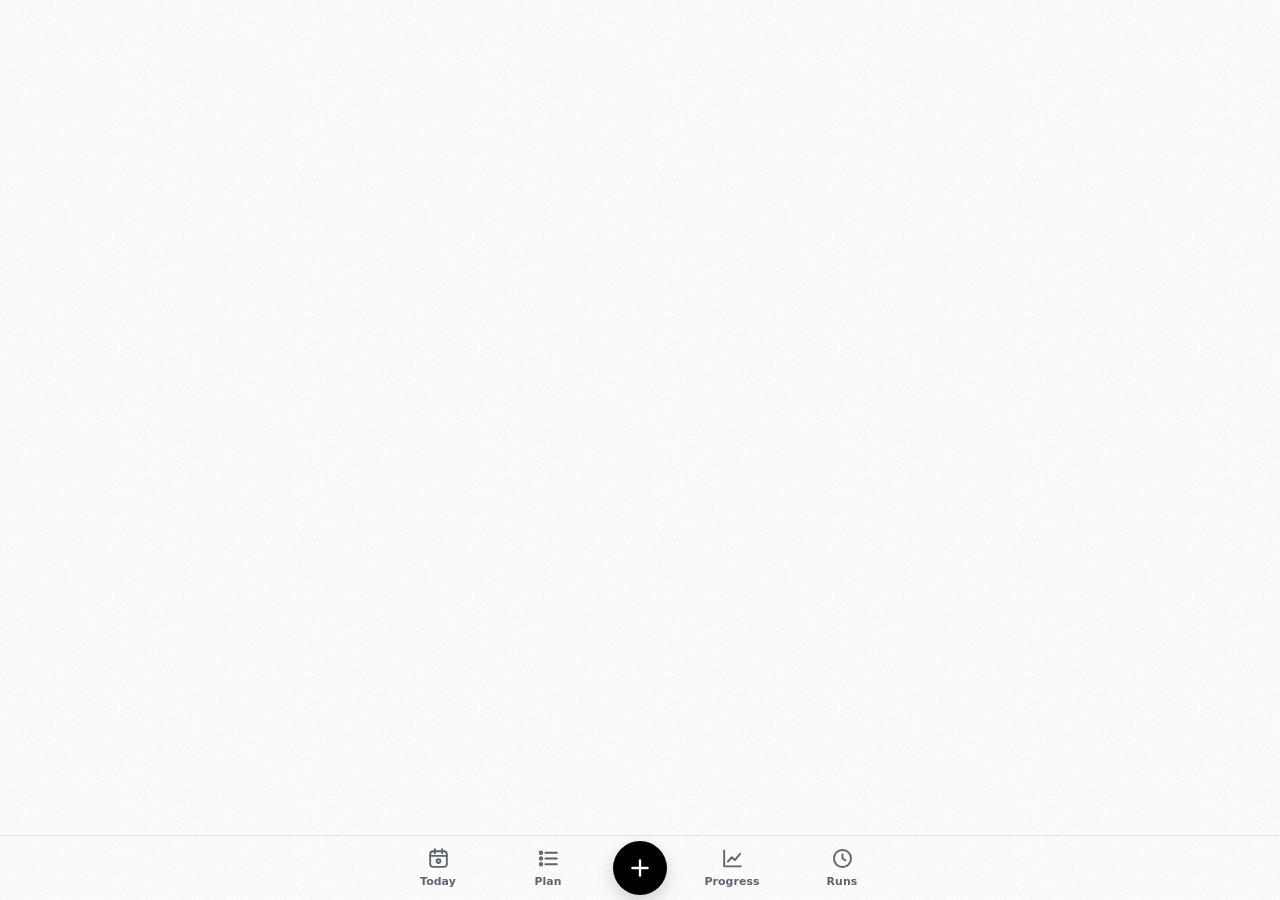
<file: src/shell.html>
<!doctype html>
<html lang="en-ZA">
<head>
<meta charset="utf-8">
<meta name="viewport" content="width=device-width, initial-scale=1, viewport-fit=cover">
<meta name="mobile-web-app-capable" content="yes">
<meta name="apple-mobile-web-app-title" content="CT 2:45">
<meta name="theme-color" content="#FFFFFF">
<meta name="apple-mobile-web-app-capable" content="yes">
<meta name="apple-mobile-web-app-status-bar-style" content="default">
<title>Cape Town 2:45</title>
<link rel="manifest" href="manifest.webmanifest">
<link rel="icon" href="icon.svg" type="image/svg+xml">
<link rel="apple-touch-icon" href="icon-192.png">
<style>
/*FONTS*/
:root {
  --void: #FFFFFF;
  --steel: #F4F5F6;
  --steel-2: #E6E8EA;
  --steel-3: #CDD2D6;
  --bone: #000000;
  --ash: #5F666C;
  --ice: #1A8FD0;
  --teal: #0E9F84;
  --amber: #D98200;
  --hot: #E5307C;
  --red: #E0453A;
  --violet: #6F57E8;
  --gold: #C4940F;
  --rest: #A7ADB2;
  --display: "Big Shoulders Display", "Barlow Condensed", "Arial Narrow", sans-serif;
  --sans: "Instrument Sans", "Segoe UI Variable Text", "Segoe UI", -apple-system, Roboto, system-ui, sans-serif;
  --tabh: 64px;
  color-scheme: light;
}
*, *::before, *::after { box-sizing: border-box; }
html { -webkit-text-size-adjust: 100%; background: var(--void); }
body {
  margin: 0; background: var(--void); color: var(--bone); font: 400 16px/1.5 var(--sans);
  font-variant-numeric: tabular-nums; padding-top: env(safe-area-inset-top, 0px);
  padding-bottom: calc(var(--tabh) + env(safe-area-inset-bottom, 0px));
}
/* print-grain: a faint xerox texture over everything */
body::before {
  content: ""; position: fixed; inset: 0; pointer-events: none; z-index: 20; opacity: 0.05; mix-blend-mode: multiply;
  background-image: url("data:image/svg+xml;utf8,<svg xmlns='http://www.w3.org/2000/svg' width='180' height='180'><filter id='n'><feTurbulence type='fractalNoise' baseFrequency='0.9' numOctaves='2' stitchTiles='stitch'/><feColorMatrix values='0 0 0 0 0  0 0 0 0 0  0 0 0 0 0  0 0 0 1.2 -0.25'/></filter><rect width='100%' height='100%' filter='url(%23n)'/></svg>");
}
main { max-width: 680px; margin: 0 auto; padding: 0 20px 40px; }
h1, h2, h3, p { margin: 0; }
h1 {
  font-family: var(--display); font-weight: 300; font-size: 4rem; line-height: 0.9; letter-spacing: -0.005em; color: #000;
}
h2 { font-size: 1.5rem; line-height: 1.2; font-weight: 700; letter-spacing: -0.015em; }
h3 { font-size: 0.98rem; font-weight: 600; margin-bottom: 12px; color: var(--bone); }
section { margin-top: 34px; }
a { color: var(--ice); }
.sub { color: var(--ash); margin-top: 10px; max-width: 58ch; }
.note, .hint, .caption, .legend { color: var(--ash); font-size: 0.88rem; margin: 6px 0 12px; max-width: 64ch; }
.empty { color: var(--ash); padding: 14px 0; }

.hero { padding-top: 26px; }
.kicker { color: var(--ash); font-weight: 600; font-size: 0.86rem; margin-bottom: 14px; }
.hero h1 { font-size: 7rem; letter-spacing: -0.01em; }
.hero .sub strong { color: var(--bone); font-weight: 600; }
.profile { width: 100%; height: auto; margin-top: 18px; display: block; overflow: visible; }
.p-area { fill: url(#pfill); }
.p-line { fill: none; stroke: #000; stroke-width: 1.6; }
.p-base { stroke: var(--steel-3); stroke-width: 1; }
.p-act { fill: var(--ice); }
.p-now { stroke: var(--hot); stroke-width: 1.2; stroke-dasharray: 2 4; }
.p-nowdot { fill: var(--hot); stroke: #fff; stroke-width: 2.5; }
.p-flagpole { stroke: var(--ash); stroke-width: 1; }
.p-flag { fill: var(--gold); }
.p-flag.open { fill: #fff; stroke: var(--gold); stroke-width: 1.2; }
.p-label { font-size: 11px; fill: var(--bone); font-weight: 600; font-family: var(--sans); }
.p-month { font-size: 10.5px; fill: var(--ash); font-family: var(--sans); }
.page { padding-top: 26px; }

.session {
  margin-top: 30px; background: #fff; border: 1px solid var(--steel-2); border-radius: 20px; padding: 20px 20px 22px; box-shadow: 0 1px 2px rgba(0,0,0,0.04), 0 10px 30px rgba(0,0,0,0.05);
  position: relative; overflow: hidden;
}
.session::before { content: ""; position: absolute; left: 0; right: 0; top: 0; height: 3px; background: var(--ice); }
.session.t-quality::before { background: var(--hot); }
.session.t-long::before { background: var(--violet); }
.session.t-rest::before { background: var(--rest); }
.session.t-test::before, .session.t-race::before { background: var(--gold); }
.s-top { display: flex; justify-content: space-between; align-items: center; gap: 12px; margin-bottom: 8px; }
.session .when { color: var(--ash); font-size: 0.88rem; }
.chip { font-size: 0.76rem; font-weight: 700; padding: 3px 10px; border-radius: 999px; color: #fff; background: var(--ice); white-space: nowrap; }
.chip.t-quality { background: var(--hot); } .chip.t-long { background: var(--violet); } .chip.t-rest { background: var(--rest); color: #fff; } .chip.t-test, .chip.t-race { background: var(--gold); }
.session .was { color: var(--ash); font-size: 0.86rem; margin-top: 8px; }
.zones { display: grid; grid-template-columns: repeat(5, 1fr); gap: 4px; margin: 18px 0 6px; }
.zones span { height: 6px; border-radius: 3px; opacity: 0.2; }
.zones span.on { opacity: 1; }
.zones .z1 { background: var(--ice); color: var(--ice); } .zones .z2 { background: var(--teal); color: var(--teal); }
.zones .z3 { background: var(--amber); color: var(--amber); } .zones .z4 { background: var(--hot); color: var(--hot); } .zones .z5 { background: var(--red); color: var(--red); }
.zone-labels { display: grid; grid-template-columns: repeat(5, 1fr); gap: 4px; font-size: 0.7rem; color: var(--ash); }
.zone-labels span.on { color: var(--bone); font-weight: 600; }
.facts { display: flex; flex-wrap: wrap; gap: 8px 30px; margin: 18px 0 4px; }
.facts .big { font-size: 2.1rem; font-weight: 700; letter-spacing: -0.03em; line-height: 1.1; }
.facts .big.hr { font-size: 1.6rem; }
.facts .unit { color: var(--ash); margin-left: 5px; font-size: 0.88rem; }
.extras { margin: 14px 0 0; padding: 14px 0 0 0; list-style: none; border-top: 1px solid var(--steel-2); color: var(--bone); font-size: 0.94rem; }
.extras li { margin: 4px 0; padding-left: 16px; position: relative; }
.extras li::before { content: ""; position: absolute; left: 0; top: 0.62em; width: 6px; height: 6px; border-radius: 50%; background: var(--steel-3); }
.logged { margin-top: 16px; color: var(--teal); font-weight: 700; }

button, .file { font: inherit; cursor: pointer; }
.primary, .secondary { display: inline-flex; align-items: center; min-height: 46px; padding: 0 22px; border-radius: 999px; font-weight: 700; margin-top: 16px; }
.primary { background: #000; color: #fff; border: 0; }
.primary:hover { background: #262A2E; }
.secondary { background: transparent; color: var(--bone); border: 1px solid var(--steel-3); }
.secondary:hover { border-color: #000; }
.primary[disabled] { opacity: 0.55; cursor: progress; }
.link { background: none; border: 0; color: var(--ice); padding: 4px 0; text-decoration: underline; text-underline-offset: 3px; }
.danger { color: var(--red); }
.file { position: relative; overflow: hidden; }
.file input { position: absolute; inset: 0; opacity: 0; cursor: pointer; }
.row { display: flex; flex-wrap: wrap; gap: 0 10px; }
:focus-visible { outline: 2px solid var(--ice); outline-offset: 3px; }

.alerts .alert { padding: 14px 16px; border-radius: 14px; background: var(--steel); margin-bottom: 10px; border: 1px solid transparent; border-left: 3px solid var(--steel-3); }
.alert.a-adjust { border-left-color: var(--ice); }
.alert.a-action { border-left-color: var(--hot); background: #fff; border-color: var(--steel-2); border-left-color: var(--hot); }
.alert p { color: var(--ash); font-size: 0.94rem; }
.alert .a-title { font-weight: 700; margin-bottom: 3px; color: var(--bone); font-size: 1rem; }
.flags { margin: 8px 0 0; padding-left: 18px; font-size: 0.9rem; color: var(--ash); }

table { width: 100%; border-collapse: collapse; font-size: 0.93rem; }
th { text-align: left; font-weight: 600; color: var(--ash); font-size: 0.78rem; padding: 6px 8px 8px 0; border-bottom: 1px solid var(--steel-3); }
td { padding: 10px 8px 10px 0; border-bottom: 1px solid var(--steel-2); vertical-align: top; }
.n { text-align: right; white-space: nowrap; }
.nw { white-space: nowrap; }
.nw .tag, .nw .was-inline { white-space: normal; }
tfoot td { font-weight: 700; border-bottom: 0; }
.week td.d { white-space: nowrap; }
.week tr.is-today td { background: var(--steel); }
.week tr.is-today td:first-child { box-shadow: inset 2px 0 0 #000; padding-left: 8px; }
.week tr.done td.n:last-child { color: var(--teal); font-weight: 700; }
.week tr.missed td.n:last-child { color: var(--steel-3); }
.was-inline { display: block; color: var(--ash); font-size: 0.8rem; }
.tag { display: inline-block; font-size: 0.7rem; font-weight: 700; padding: 0 7px; border-radius: 999px; border: 1px solid var(--steel-3); color: var(--ash); vertical-align: 1px; }
.dot { display: inline-block; width: 8px; height: 8px; border-radius: 50%; margin-right: 8px; background: var(--ice); vertical-align: 1px; }
.dot.t-quality { background: var(--hot); } .dot.t-long { background: var(--violet); } .dot.t-rest { background: var(--rest); } .dot.t-test, .dot.t-race { background: var(--gold); }
.runs select { font: inherit; padding: 2px 4px; background: #fff; color: var(--bone); border: 1px solid var(--steel-3); border-radius: 8px; }

.weeks { list-style: none; margin: 20px 0 0; padding: 0; }
.wk { border-bottom: 1px solid var(--steel-2); }
.wk-head { display: flex; align-items: center; gap: 14px; width: 100%; background: none; border: 0; padding: 13px 0; text-align: left; color: var(--bone); }
.wk-n { flex: 0 0 36px; height: 36px; border-radius: 50%; display: grid; place-items: center; font-weight: 700; border: 1px solid var(--steel-3); font-size: 0.9rem; color: var(--bone); }
.wk.current .wk-n { background: #000; color: #fff; border-color: #000; }
.ph-down .wk-n, .ph-holiday .wk-n, .ph-taper .wk-n { border-style: dashed; }
.ph-checkpoint .wk-n, .ph-race .wk-n { border-color: var(--gold); color: var(--gold); }
.wk-main { flex: 1; min-width: 0; }
.wk-title { display: block; font-weight: 600; }
.wk-sub { display: block; color: var(--ash); font-size: 0.84rem; overflow: hidden; text-overflow: ellipsis; white-space: nowrap; }
.wk-km { text-align: right; font-weight: 700; font-size: 1.2rem; line-height: 1.1; letter-spacing: -0.02em; }
.wk-km s { display: block; color: var(--ash); font-weight: 400; font-size: 0.78rem; }
.wk-km small { display: block; color: var(--ash); font-weight: 400; font-size: 0.76rem; letter-spacing: 0; }
.wk-body { padding: 0 0 18px 50px; }
.modes { display: flex; flex-wrap: wrap; gap: 6px; margin-bottom: 10px; }
.modes button { border: 1px solid var(--steel-3); background: transparent; color: var(--bone); border-radius: 999px; padding: 7px 13px; font-size: 0.84rem; }
.modes button.on { background: #000; color: #fff; border-color: #000; font-weight: 700; }

.form label, .grid2 label { display: block; font-size: 0.8rem; color: var(--ash); font-weight: 600; margin-bottom: 12px; }
.form input, .form select, .grid2 input, .grid2 select, .cp input[type=text], .cp input[type=date] {
  display: block; width: 100%; margin-top: 5px; min-height: 46px; padding: 8px 12px; font: inherit; color: var(--bone);
  background: #fff; border: 1px solid var(--steel-3); border-radius: 12px;
}
.form input:focus, .grid2 input:focus, .cp input:focus, .form select:focus { border-color: #000; outline: none; box-shadow: 0 0 0 3px rgba(26,143,208,0.18); }

.grid2 { display: grid; grid-template-columns: 1fr 1fr; gap: 0 12px; }
label.check { display: flex; align-items: center; gap: 9px; font-size: 0.9rem; color: var(--bone); font-weight: 500; margin: 6px 0 12px; }
label.check input { width: 20px; height: 20px; accent-color: #000; }
.cps { display: grid; gap: 12px; }
.cp { background: var(--steel); border: 1px solid transparent; border-radius: 16px; padding: 14px 16px 2px; display: grid; grid-template-columns: 1fr 1fr; gap: 0 12px; align-items: end; }
.cp-name { grid-column: 1 / -1; font-weight: 700; margin-bottom: 10px; }
.cp-name span { display: block; color: var(--ash); font-weight: 400; font-size: 0.84rem; }
.cp label { font-size: 0.8rem; color: var(--ash); font-weight: 600; margin-bottom: 12px; }
.cp label.check { grid-column: 1 / -1; margin-top: -2px; }
.import { background: var(--steel); border: 1px solid var(--steel-2); border-radius: 18px; padding: 18px 20px 22px; }
.import p { color: var(--ash); font-size: 0.9rem; }
.review { background: var(--steel); border: 1px solid var(--steel-2); border-radius: 14px; padding: 16px 18px; margin-top: 14px; }
.review p { margin: 0 0 8px; }
.review .when { color: var(--ash); font-size: 0.84rem; }

.chart { width: 100%; height: auto; display: block; }
.grid { stroke: var(--steel-2); stroke-width: 1; }
.axis { font-size: 10.5px; fill: var(--ash); font-family: var(--sans); }
.bar-plan { fill: var(--steel-2); }
.bar-act { fill: #000; }
svg .pt { fill: var(--teal); opacity: 0.8; }
.trend { fill: none; stroke: #000; stroke-width: 1.8; }
.band { fill: var(--teal); opacity: 0.12; }
.key { display: inline-block; width: 12px; height: 12px; border-radius: 3px; margin: 0 6px -1px 0; }
.k-plan { background: var(--steel-2); } .k-act { background: #000; margin-left: 14px; }

.tabs {
  position: fixed; left: 0; right: 0; bottom: 0; z-index: 5; display: flex; justify-content: center;
  background: rgba(255,255,255,0.9); backdrop-filter: blur(14px); -webkit-backdrop-filter: blur(14px);
  border-top: 1px solid var(--steel-2); padding-bottom: env(safe-area-inset-bottom, 0px);
}
.tabs a { flex: 1; max-width: 110px; height: var(--tabh); display: flex; flex-direction: column; align-items: center; justify-content: center; gap: 3px; text-decoration: none; color: var(--ash); font-weight: 600; font-size: 0.68rem; letter-spacing: 0.01em; }
.tabs a .ic { width: 25px; height: 25px; }
.tabs a[aria-current=page] { color: #000; }
.tabs a[aria-current=page] .ic { stroke-width: 2.2; }
.tab-log { flex: 0 0 auto; width: 54px; height: 54px; margin: 5px 10px 0; border-radius: 50%; background: #000; color: #fff; border: 0; display: grid; place-items: center; box-shadow: 0 6px 18px rgba(0,0,0,0.18); }
.tab-log .ic { width: 26px; height: 26px; stroke-width: 2.2; }
.toast {
  position: fixed; left: 50%; bottom: calc(var(--tabh) + 14px + env(safe-area-inset-bottom, 0px)); transform: translate(-50%, 20px);
  background: #000; color: #fff; font-weight: 600; padding: 11px 18px; border-radius: 14px; font-size: 0.9rem; opacity: 0;
  pointer-events: none; transition: opacity 0.2s, transform 0.2s; max-width: calc(100% - 32px); z-index: 30; text-align: center;
}
.toast.show { opacity: 1; transform: translate(-50%, 0); }
/* app shell */
html { -webkit-tap-highlight-color: transparent; overscroll-behavior-y: none; }
body { -webkit-user-select: none; user-select: none; -webkit-touch-callout: none; }
input, textarea, .review, .lines, .discover, .caption { -webkit-user-select: text; user-select: text; }
button, a, label, .li[role=button] { touch-action: manipulation; }
button:active, .file:active, .li[role=button]:active { transform: scale(0.98); }
.row-item:active { transform: none; }
.ic { fill: none; stroke: currentColor; stroke-width: 1.8; stroke-linecap: round; stroke-linejoin: round; }
#app.enter { animation: enter 0.18s ease-out; }
@keyframes enter { from { opacity: 0; transform: translateY(6px); } }
.navbar {
  position: fixed; top: 0; left: 0; right: 0; z-index: 15; height: calc(50px + env(safe-area-inset-top, 0px)); padding-top: env(safe-area-inset-top, 0px);
  display: flex; align-items: center; justify-content: center; background: rgba(255,255,255,0.86); backdrop-filter: blur(16px) saturate(1.4); -webkit-backdrop-filter: blur(16px) saturate(1.4);
  border-bottom: 1px solid transparent; opacity: 0; pointer-events: none; transition: opacity 0.18s, border-color 0.18s;
}
.navbar.show { opacity: 1; pointer-events: auto; border-bottom-color: var(--steel-2); }
.nb-title { font-weight: 700; font-size: 1rem; }
.navbar .nb-back { position: absolute; left: 6px; bottom: 3px; margin: 0; background: transparent; }
.large-title { padding-top: 18px; }
.lt-row { display: flex; align-items: flex-end; justify-content: space-between; gap: 8px; }
.icon-btn { width: 42px; height: 42px; display: grid; place-items: center; border-radius: 50%; border: 0; background: var(--steel); color: #000; flex: none; margin-bottom: 10px; cursor: pointer; }
.icon-btn .ic { width: 22px; height: 22px; }
.icon-btn.back { background: transparent; margin-left: -10px; margin-right: -4px; }
body[data-route=today] .large-title h1 { font-size: 7rem; }
@media (max-width: 420px) { body[data-route=today] .large-title h1 { font-size: 6rem; } }
.hero { padding-top: 0; }
.hero .sub { margin-top: 4px; }
.small { min-height: 38px !important; padding: 0 16px !important; font-size: 0.9rem; margin-top: 4px !important; }
.row { display: flex; flex-wrap: wrap; gap: 8px 12px; align-items: center; }
.empty { padding: 4px 0; }
.empty p { color: var(--ash); margin-bottom: 4px; }
.empty .secondary { margin-top: 8px; }

.segmented { display: flex; background: var(--steel-2); border-radius: 12px; padding: 3px; gap: 3px; margin: 18px 0 6px; position: relative; }
.segmented button, .segmented label { flex: 1; text-align: center; border: 0; background: transparent; border-radius: 9px; padding: 8px 6px; font-weight: 600; font-size: 0.9rem; color: var(--ash); cursor: pointer; margin: 0; }
.segmented .on { background: #fff; color: #000; box-shadow: 0 1px 3px rgba(0,0,0,0.12); }
.segmented label input { position: absolute; opacity: 0; pointer-events: none; width: 1px; height: 1px; }
.segmented.small { margin: 2px 0 8px; }
.segmented.small button { padding: 6px; font-size: 0.84rem; }

.group { background: #fff; border: 1px solid var(--steel-2); border-radius: 16px; overflow: hidden; }
.group + .group { margin-top: 12px; }
.row-item { display: flex; align-items: center; justify-content: space-between; gap: 14px; min-height: 52px; width: 100%; padding: 10px 16px; margin: 0; border: 0; border-bottom: 1px solid var(--steel-2); background: none; font: inherit; color: #000; text-align: left; position: relative; font-weight: 500; }
.row-item:last-child { border-bottom: 0; }
.row-item > span:first-child { flex: 1; min-width: 0; }
.row-item .val { text-align: right; font-weight: 650; display: inline-flex; flex-direction: column; align-items: flex-end; }
.row-item .val .ic { width: 18px; height: 18px; color: var(--ash); }
.row-item.action .val { flex-direction: row; align-items: center; gap: 4px; color: var(--ash); font-weight: 500; }
.row-item.head { background: var(--steel); }
.row-item.danger span { color: var(--red); font-weight: 600; }
.row-item.action { cursor: pointer; }
.row-item.action:active, .row-item:focus-within { background: var(--steel); }
.row-item input[type=text], .row-item input[type=number], .row-item input[type=date], .row-item input[type=password] {
  border: 0; background: transparent; text-align: right; font: inherit; font-size: 16px; font-weight: 600; color: #000; min-width: 0; width: 55%; padding: 6px 0; margin: 0; min-height: 0;
}
.row-item input::placeholder { color: var(--ash); font-weight: 500; }
.row-item input:focus { outline: none; }
.row-item input[type=date] { text-align: right; }
.file-row input { position: absolute; inset: 0; opacity: 0; cursor: pointer; }
input.switch { appearance: none; -webkit-appearance: none; width: 51px; height: 31px; border-radius: 16px; background: var(--steel-3); position: relative; transition: background 0.2s; flex: none; cursor: pointer; margin: 0; }
input.switch::after { content: ""; position: absolute; top: 2px; left: 2px; width: 27px; height: 27px; border-radius: 50%; background: #fff; box-shadow: 0 1px 3px rgba(0,0,0,0.25); transition: transform 0.2s; }
input.switch:checked { background: #000; }
input.switch:checked::after { transform: translateX(20px); }
input.switch:focus-visible { outline: 2px solid var(--ice); outline-offset: 2px; }

.list { background: #fff; border: 1px solid var(--steel-2); border-radius: 16px; overflow: hidden; }
.li { display: flex; align-items: center; gap: 12px; padding: 12px 14px; border-bottom: 1px solid var(--steel-2); }
.li:last-child { border-bottom: 0; }
.li .dot { margin: 0; flex: none; }
.li-main { flex: 1; min-width: 0; }
.li-title { font-weight: 600; font-size: 0.95rem; }
.li-sub { color: var(--ash); font-size: 0.88rem; }
.li-end { text-align: right; font-weight: 700; font-size: 1.05rem; line-height: 1.15; flex: none; }
.li-unit { display: block; font-weight: 400; color: var(--ash); font-size: 0.74rem; }
.li.is-today { background: var(--steel); box-shadow: inset 3px 0 0 #000; }
.li.done .done-km { color: var(--teal); }
.li.missed .li-title, .li.missed .li-end { color: var(--ash); font-weight: 500; }
.li[role=button] { cursor: pointer; }
.li[role=button]:active { background: var(--steel); }
.li.total { background: var(--steel); }
.li.total .li-title { font-weight: 700; }
.li.run { flex-wrap: wrap; }
.li-actions { width: 100%; display: flex; justify-content: space-between; align-items: center; margin-top: 2px; }
.li-actions select { font: inherit; font-size: 0.86rem; padding: 4px 8px; background: var(--steel); color: #000; border: 0; border-radius: 8px; }

.tomorrow { margin-top: 14px; padding: 14px 16px; border-radius: 16px; background: var(--steel); }
.tomorrow .t-label { font-weight: 700; margin-bottom: 4px; }
.tomorrow p { font-size: 0.94rem; margin: 3px 0; }
.nudge { margin-top: 14px; padding: 14px 16px; border-radius: 16px; border: 1px dashed var(--steel-3); display: flex; flex-direction: column; gap: 8px; }
.nudge p { color: var(--ash); font-size: 0.92rem; }
.nudge .a-title { color: #000; font-weight: 700; font-size: 1rem; }
.discover { margin-top: 14px; padding: 12px 14px; border-radius: 14px; background: #FFF6DC; }
.discover p { font-weight: 600; display: flex; gap: 10px; align-items: flex-start; margin: 3px 0; }
.spark { flex: none; width: 14px; height: 14px; margin-top: 5px; background: var(--gold); clip-path: polygon(50% 0, 62% 38%, 100% 50%, 62% 62%, 50% 100%, 38% 62%, 0 50%, 38% 38%); }
.pred-hero { margin-top: 18px; }
.pred-big { font-family: var(--display); font-weight: 300; font-size: 4.8rem; line-height: 0.95; }
.sheet-sub { color: var(--ash); margin: 2px 0 14px; }
.sheet .form .group { margin-top: 6px; }
.sheet-cancel { display: block; margin: 12px auto 0; text-decoration: none; font-weight: 600; }
.grabber { width: 38px; height: 5px; border-radius: 3px; background: var(--steel-3); margin: -12px auto 14px; }
.sheet-wrap.static, .sheet-wrap.static .sheet, .sheet-wrap.static .bar span { animation: none; }
.sheet-wrap.static .tick path { animation: none; stroke-dashoffset: 0; }


.form .row-item, .grid2 .row-item { display: flex; font-size: 1rem; color: #000; font-weight: 500; margin: 0; }
.form .row-item input, .form .row-item input:focus { display: inline-block; width: 55%; min-height: 0; margin: 0; padding: 6px 0; border: 0; border-radius: 0; background: transparent; box-shadow: none; text-align: right; }
.nb-back[hidden] { display: none; }
.lt-row h1 { flex: 1; min-width: 0; }
.a-title { font-weight: 700; color: #000; }
.import .a-title { margin-bottom: 4px; }
.sheet-cancel { color: #000; }
/* end and peak moments */
body.has-sheet { overflow: hidden; }
.sheet-wrap { position: fixed; inset: 0; z-index: 40; background: rgba(0,0,0,0.32); display: flex; align-items: flex-end; justify-content: center; animation: fade 0.18s ease-out; }
.sheet {
  background: #fff; width: 100%; max-width: 560px; max-height: 92vh; overflow-y: auto; border-radius: 26px 26px 0 0;
  padding: 26px 22px calc(22px + env(safe-area-inset-bottom, 0px)); animation: rise 0.28s cubic-bezier(0.2, 0.8, 0.2, 1);
}
@media (min-width: 640px) { .sheet-wrap { align-items: center; } .sheet { border-radius: 26px; } }
.tick { width: 48px; height: 48px; display: block; }
.tick circle { fill: none; stroke: #000; stroke-width: 1.6; }
.tick path { fill: none; stroke: #000; stroke-width: 3; stroke-linecap: round; stroke-linejoin: round; stroke-dasharray: 40; stroke-dashoffset: 40; animation: draw 0.45s 0.18s ease-out forwards; }
.sheet h2 { font-family: var(--display); font-weight: 300; font-size: 3.2rem; line-height: 0.92; letter-spacing: -0.005em; margin: 14px 0 2px; }
.sheet .chip { display: inline-block; }
.sheet .facts { margin-top: 12px; }
.sheet .lines { margin-top: 10px; }
.sheet .lines p { margin: 6px 0; color: #000; }
.bar { height: 8px; background: var(--steel-2); border-radius: 4px; overflow: hidden; margin: 16px 0 6px; }
.bar span { display: block; height: 100%; background: #000; border-radius: 4px; transform-origin: left; animation: grow 0.7s 0.25s cubic-bezier(0.2, 0.8, 0.2, 1) both; }
.bar-label { color: var(--ash); font-size: 0.88rem; }
.rpe-wrap { margin-top: 18px; }
.rpe-q { font-weight: 600; font-size: 0.94rem; }
.rpe { display: grid; grid-template-columns: repeat(10, 1fr); gap: 4px; margin-top: 8px; }
.rpe button { min-height: 40px; border: 1px solid var(--steel-3); background: #fff; color: #000; border-radius: 10px; font-weight: 600; padding: 0; }
.rpe button.on { background: #000; color: #fff; border-color: #000; }
.rpe-scale { display: flex; justify-content: space-between; font-size: 0.74rem; color: var(--ash); margin-top: 5px; }
.next { background: var(--steel); border-radius: 14px; padding: 12px 14px; margin-top: 18px; }
.next-label { color: var(--ash); font-size: 0.82rem; font-weight: 600; margin-bottom: 2px; }
.next-desc { font-weight: 600; margin: 2px 0; }
.pred { margin-top: 14px; }
.pred-row { display: flex; align-items: baseline; gap: 12px; font-weight: 700; }
.pred-from { color: var(--ash); font-size: 1.1rem; text-decoration: line-through; text-decoration-thickness: 1px; }
.pred-arrow { width: 22px; height: 1px; background: var(--ash); position: relative; top: -6px; }
.pred-to { font-size: 2.2rem; letter-spacing: -0.03em; }
.sheet .primary { width: 100%; justify-content: center; margin-top: 20px; }
@keyframes rise { from { transform: translateY(48px); opacity: 0; } to { transform: none; opacity: 1; } }
@keyframes fade { from { opacity: 0; } }
@keyframes draw { to { stroke-dashoffset: 0; } }
@keyframes grow { from { transform: scaleX(0); } }
@media (prefers-reduced-motion: reduce) {
  .toast { transition: none; }
  #app.enter { animation: none; }
  .sheet-wrap, .sheet, .tick path, .bar span { animation: none; }
  .tick path { stroke-dashoffset: 0; }
}
@media (max-width: 420px) {
  h1 { font-size: 3.4rem; }
  .hero h1 { font-size: 6rem; }
  .facts .big { font-size: 1.8rem; }
  .grid2 label, .cp label { font-size: 0.78rem; }
  .wk-body { padding-left: 0; }
  table { font-size: 0.87rem; }
}
</style>
</head>
<body>
<div id="navbar" class="navbar"><button class="icon-btn nb-back" data-action="back" aria-label="Back" hidden><svg viewBox="0 0 24 24" aria-hidden="true" class="ic"><path d="M14.5 5.5 8 12l6.5 6.5"/></svg></button><span class="nb-title">Today</span></div>
<main id="app" aria-live="polite"></main>
<nav class="tabs" aria-label="Sections">
  <a href="#today" data-tab="today"><svg viewBox="0 0 24 24" aria-hidden="true" class="ic"><rect x="4" y="5" width="16" height="15" rx="3"/><path d="M4 9.5h16M8.5 3v4M15.5 3v4"/><circle cx="12" cy="14.5" r="1.8"/></svg><span>Today</span></a>
  <a href="#plan" data-tab="plan"><svg viewBox="0 0 24 24" aria-hidden="true" class="ic"><path d="M9 6.5h11M9 12h11M9 17.5h11"/><circle cx="4.8" cy="6.5" r="1.2"/><circle cx="4.8" cy="12" r="1.2"/><circle cx="4.8" cy="17.5" r="1.2"/></svg><span>Plan</span></a>
  <button class="tab-log" data-action="open-log" aria-label="Log run"><svg viewBox="0 0 24 24" aria-hidden="true" class="ic"><path d="M12 5v14M5 12h14"/></svg></button>
  <a href="#progress" data-tab="progress"><svg viewBox="0 0 24 24" aria-hidden="true" class="ic"><path d="M4 4.5v15h16"/><path d="M7.5 15l3.8-4.2 3 2.8 5-6.1"/></svg><span>Progress</span></a>
  <a href="#runs" data-tab="runs"><svg viewBox="0 0 24 24" aria-hidden="true" class="ic"><circle cx="12" cy="12" r="8.2"/><path d="M12 7.8V12l2.9 1.9"/></svg><span>Runs</span></a>
</nav>
<div id="toast" class="toast" role="status"></div>
<script>
const SEED = /*SEED*/;
</script>
<script>
/*ENGINE*/
</script>
<script>
/*UI*/
</script>
</body>
</html>
</file>
